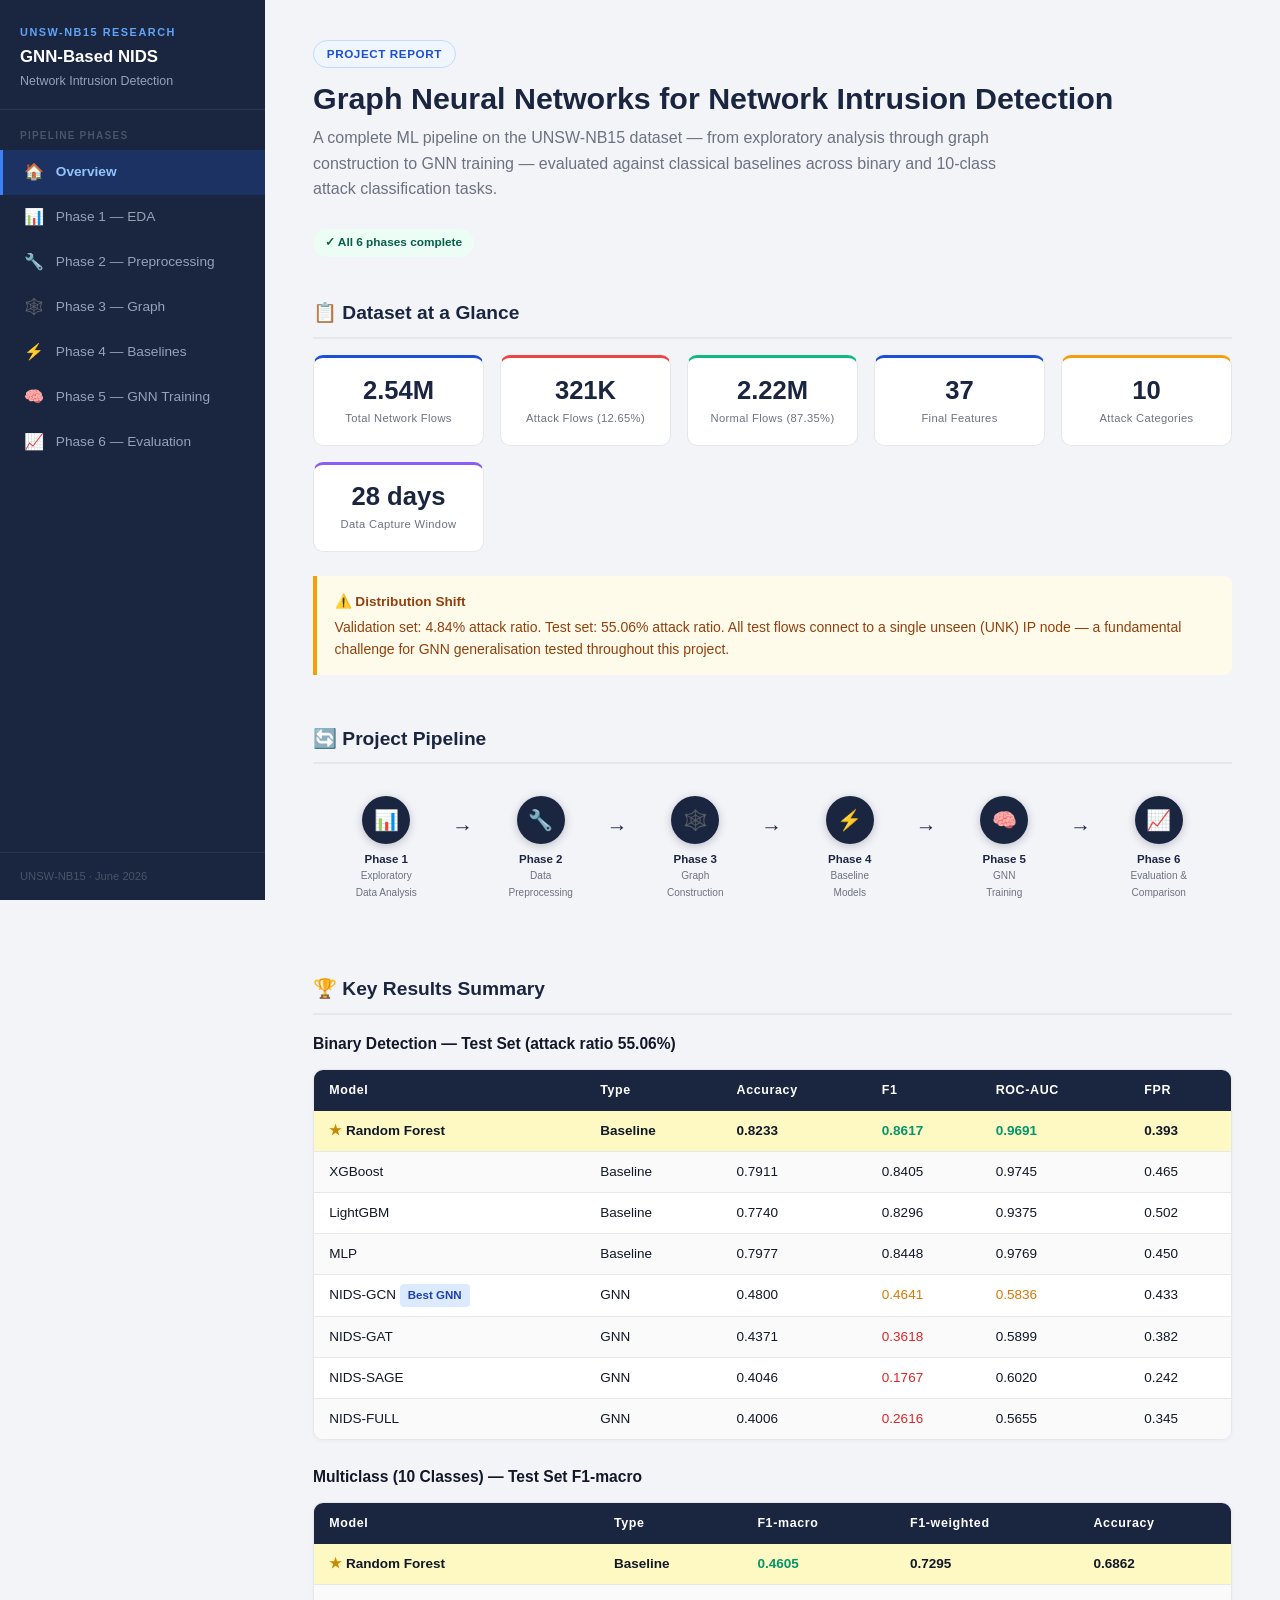
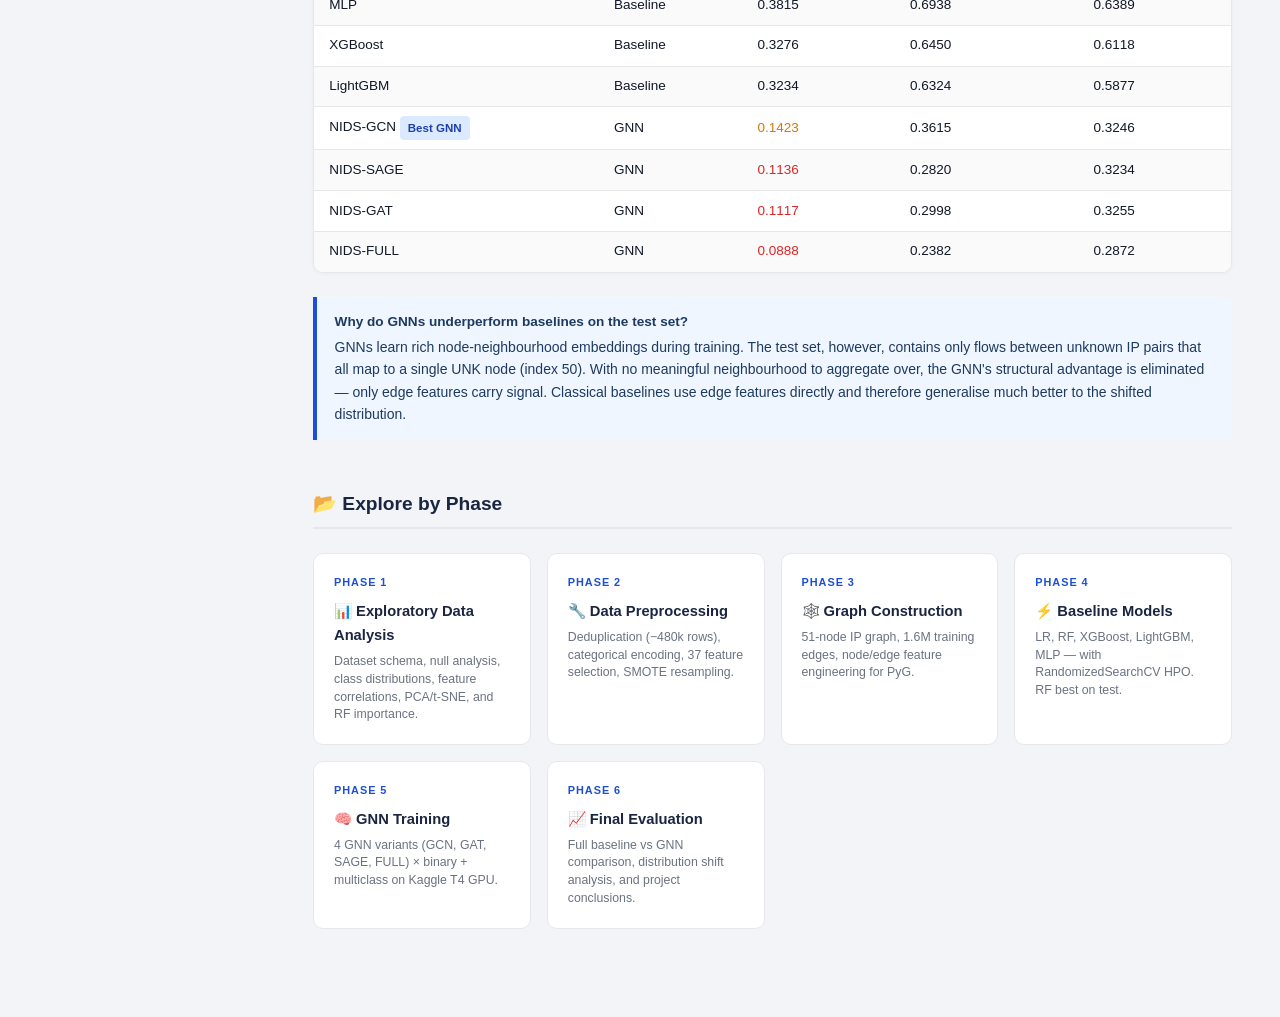
<file: index.html>
<!DOCTYPE html>
<html lang="en">
<head>
  <meta charset="UTF-8">
  <meta http-equiv="refresh" content="0; url=docs/index.html">
  <title>Redirecting…</title>
</head>
<body>
  <p>Redirecting to <a href="docs/index.html">docs/index.html</a>…</p>
</body>
</html>
</file>
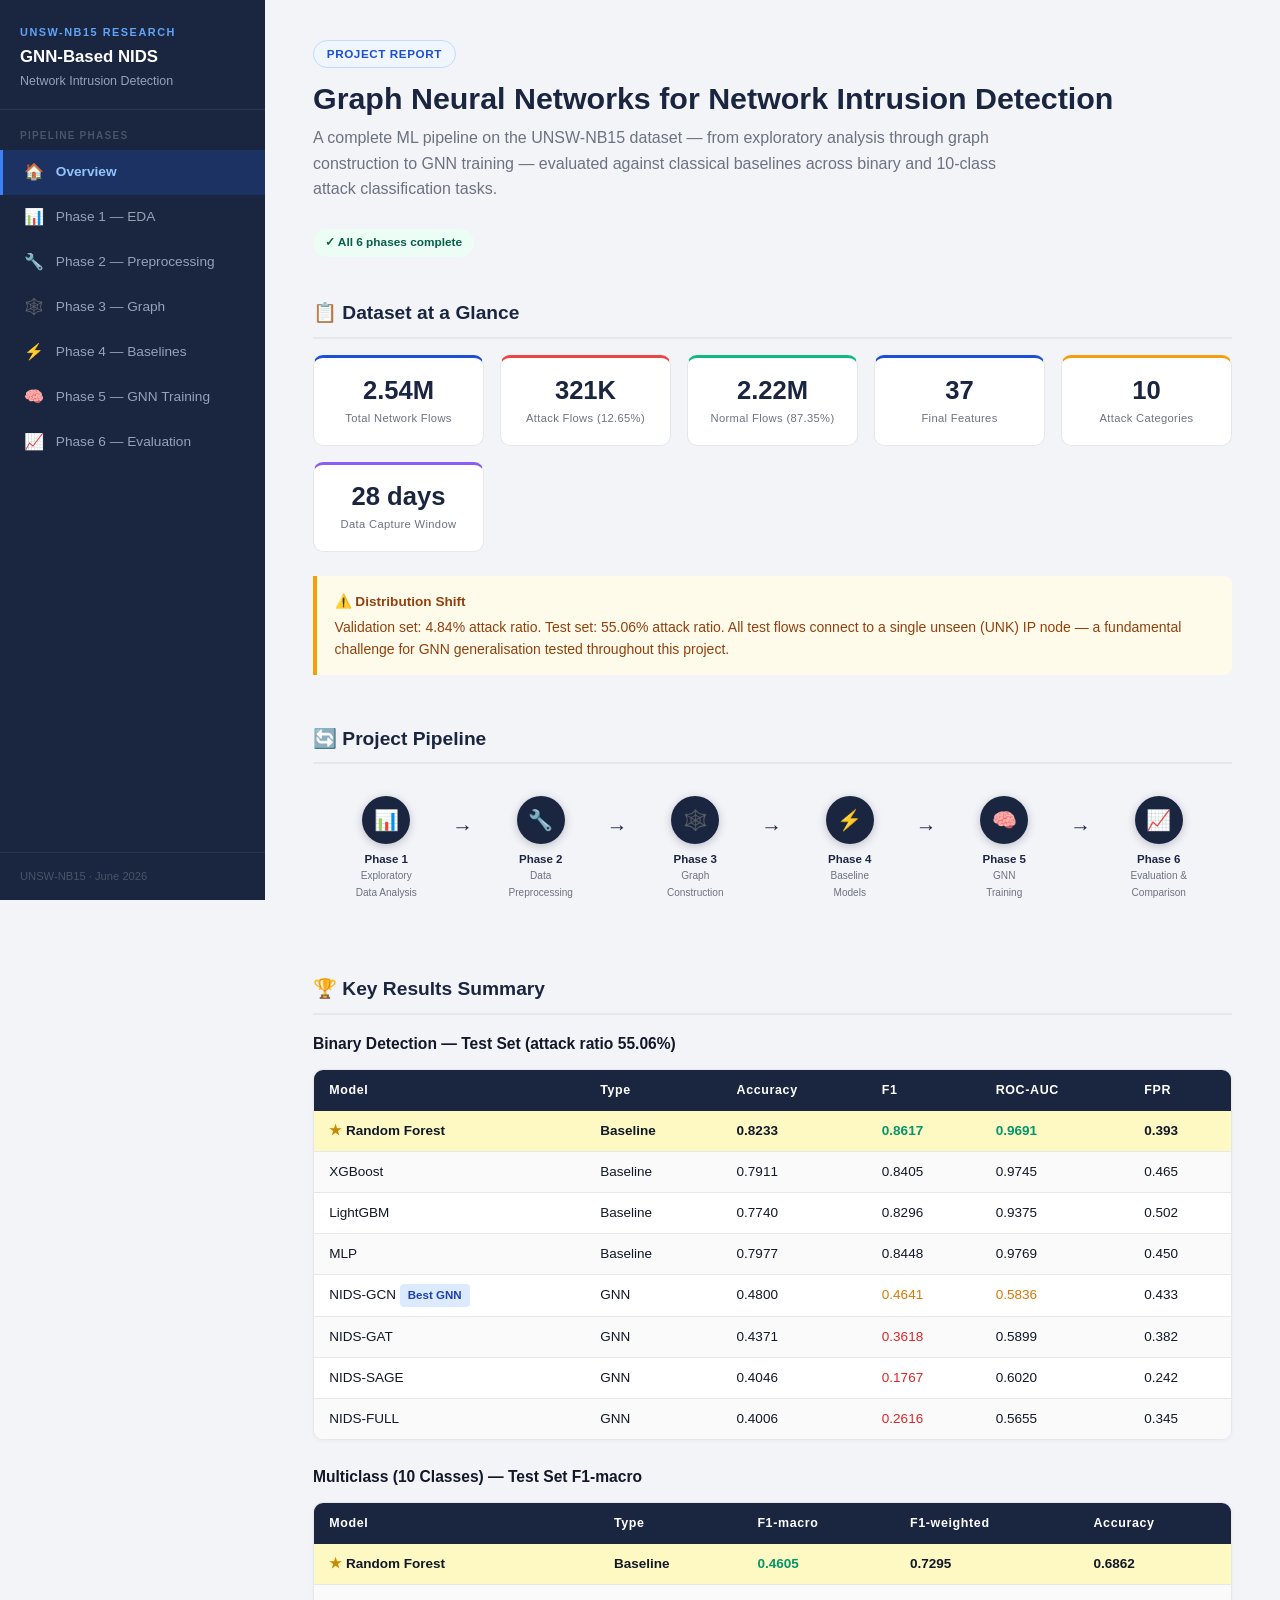
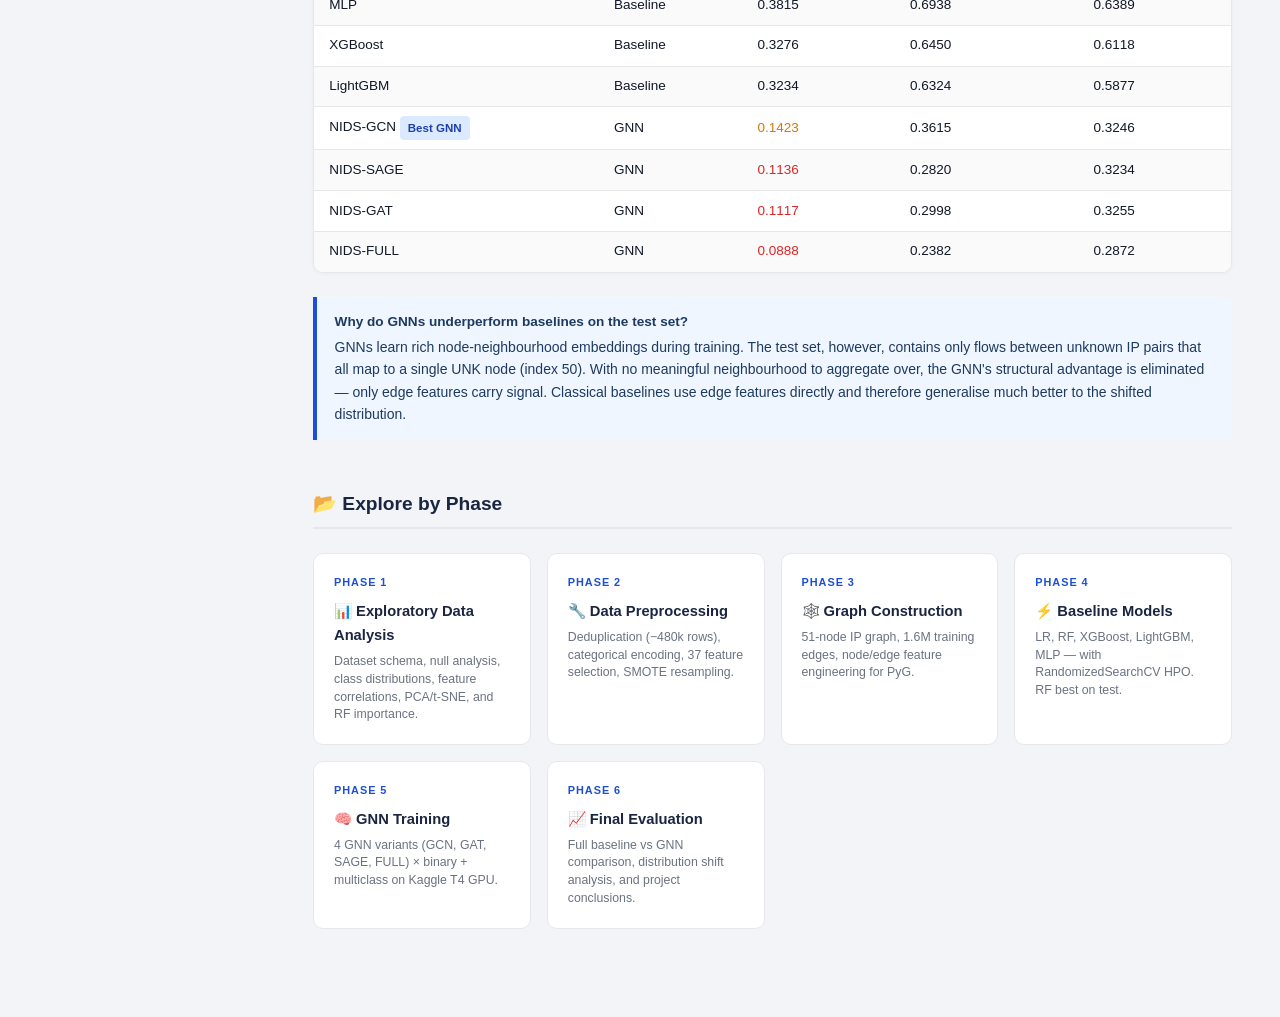
<file: docs/index.html>
<!DOCTYPE html>
<html lang="en">
<head>
  <meta charset="UTF-8">
  <meta name="viewport" content="width=device-width, initial-scale=1.0">
  <title>Overview — UNSW-NB15 GNN NIDS</title>
  <link rel="stylesheet" href="css/style.css">
</head>
<body>

<!-- ======================== SIDEBAR ======================== -->
<aside class="sidebar">
  <div class="sidebar-header">
    <div class="sidebar-logo">UNSW-NB15 Research</div>
    <div class="sidebar-title">GNN-Based NIDS</div>
    <div class="sidebar-subtitle">Network Intrusion Detection</div>
  </div>
  <div class="nav-section-label">Pipeline Phases</div>
  <ul class="nav-list">
    <li><a href="index.html"  class="nav-link"><span class="nav-icon">🏠</span>Overview</a></li>
    <li><a href="phase1.html" class="nav-link"><span class="nav-icon">📊</span>Phase 1 — EDA</a></li>
    <li><a href="phase2.html" class="nav-link"><span class="nav-icon">🔧</span>Phase 2 — Preprocessing</a></li>
    <li><a href="phase3.html" class="nav-link"><span class="nav-icon">🕸️</span>Phase 3 — Graph</a></li>
    <li><a href="phase4.html" class="nav-link"><span class="nav-icon">⚡</span>Phase 4 — Baselines</a></li>
    <li><a href="phase5.html" class="nav-link"><span class="nav-icon">🧠</span>Phase 5 — GNN Training</a></li>
    <li><a href="phase6.html" class="nav-link"><span class="nav-icon">📈</span>Phase 6 — Evaluation</a></li>
  </ul>
  <div class="sidebar-footer">UNSW-NB15 &middot; June 2026</div>
</aside>

<!-- ======================== CONTENT ======================== -->
<main class="content">

  <!-- Page Header -->
  <div class="page-header">
    <div class="page-badge">Project Report</div>
    <h1>Graph Neural Networks for Network Intrusion Detection</h1>
    <p class="subtitle">
      A complete ML pipeline on the UNSW-NB15 dataset — from exploratory analysis through graph construction
      to GNN training — evaluated against classical baselines across binary and 10-class attack classification tasks.
    </p>
    <span class="status-badge status-complete">✓ All 6 phases complete</span>
  </div>

  <!-- Dataset At-a-Glance -->
  <div class="section">
    <h2>📋 Dataset at a Glance</h2>
    <div class="stat-grid">
      <div class="stat-box accent">
        <div class="stat-value">2.54M</div>
        <div class="stat-label">Total Network Flows</div>
      </div>
      <div class="stat-box danger">
        <div class="stat-value">321K</div>
        <div class="stat-label">Attack Flows (12.65%)</div>
      </div>
      <div class="stat-box success">
        <div class="stat-value">2.22M</div>
        <div class="stat-label">Normal Flows (87.35%)</div>
      </div>
      <div class="stat-box accent">
        <div class="stat-value">37</div>
        <div class="stat-label">Final Features</div>
      </div>
      <div class="stat-box warning">
        <div class="stat-value">10</div>
        <div class="stat-label">Attack Categories</div>
      </div>
      <div class="stat-box purple">
        <div class="stat-value">28 days</div>
        <div class="stat-label">Data Capture Window</div>
      </div>
    </div>
    <div class="callout callout-warning">
      <strong>⚠️ Distribution Shift</strong>
      Validation set: 4.84% attack ratio. Test set: 55.06% attack ratio. All test flows connect to
      a single unseen (UNK) IP node — a fundamental challenge for GNN generalisation tested throughout this project.
    </div>
  </div>

  <!-- Pipeline Overview -->
  <div class="section">
    <h2>🔄 Project Pipeline</h2>
    <div class="pipeline-wrap">
      <div class="pipeline">
        <div class="pipeline-step">
          <div class="pipeline-icon">📊</div>
          <div class="pipeline-step-label">Phase 1</div>
          <div class="pipeline-step-sub">Exploratory<br>Data Analysis</div>
        </div>
        <div class="pipeline-step">
          <div class="pipeline-icon">🔧</div>
          <div class="pipeline-step-label">Phase 2</div>
          <div class="pipeline-step-sub">Data<br>Preprocessing</div>
        </div>
        <div class="pipeline-step">
          <div class="pipeline-icon">🕸️</div>
          <div class="pipeline-step-label">Phase 3</div>
          <div class="pipeline-step-sub">Graph<br>Construction</div>
        </div>
        <div class="pipeline-step">
          <div class="pipeline-icon">⚡</div>
          <div class="pipeline-step-label">Phase 4</div>
          <div class="pipeline-step-sub">Baseline<br>Models</div>
        </div>
        <div class="pipeline-step">
          <div class="pipeline-icon">🧠</div>
          <div class="pipeline-step-label">Phase 5</div>
          <div class="pipeline-step-sub">GNN<br>Training</div>
        </div>
        <div class="pipeline-step">
          <div class="pipeline-icon">📈</div>
          <div class="pipeline-step-label">Phase 6</div>
          <div class="pipeline-step-sub">Evaluation &amp;<br>Comparison</div>
        </div>
      </div>
    </div>
  </div>

  <!-- Key Results Summary -->
  <div class="section">
    <h2>🏆 Key Results Summary</h2>
    <h3>Binary Detection — Test Set (attack ratio 55.06%)</h3>
    <div class="table-wrap">
      <table>
        <thead>
          <tr>
            <th>Model</th><th>Type</th><th>Accuracy</th><th>F1</th><th>ROC-AUC</th><th>FPR</th>
          </tr>
        </thead>
        <tbody>
          <tr class="best-row">
            <td>Random Forest</td><td>Baseline</td><td>0.8233</td><td class="metric-good">0.8617</td><td class="metric-good">0.9691</td><td>0.393</td>
          </tr>
          <tr>
            <td>XGBoost</td><td>Baseline</td><td>0.7911</td><td>0.8405</td><td>0.9745</td><td>0.465</td>
          </tr>
          <tr>
            <td>LightGBM</td><td>Baseline</td><td>0.7740</td><td>0.8296</td><td>0.9375</td><td>0.502</td>
          </tr>
          <tr>
            <td>MLP</td><td>Baseline</td><td>0.7977</td><td>0.8448</td><td>0.9769</td><td>0.450</td>
          </tr>
          <tr>
            <td>NIDS-GCN <span class="arch-tag tag-gcn">Best GNN</span></td><td>GNN</td><td>0.4800</td><td class="metric-ok">0.4641</td><td class="metric-ok">0.5836</td><td>0.433</td>
          </tr>
          <tr>
            <td>NIDS-GAT</td><td>GNN</td><td>0.4371</td><td class="metric-bad">0.3618</td><td>0.5899</td><td>0.382</td>
          </tr>
          <tr>
            <td>NIDS-SAGE</td><td>GNN</td><td>0.4046</td><td class="metric-bad">0.1767</td><td>0.6020</td><td>0.242</td>
          </tr>
          <tr>
            <td>NIDS-FULL</td><td>GNN</td><td>0.4006</td><td class="metric-bad">0.2616</td><td>0.5655</td><td>0.345</td>
          </tr>
        </tbody>
      </table>
    </div>

    <h3>Multiclass (10 Classes) — Test Set F1-macro</h3>
    <div class="table-wrap">
      <table>
        <thead>
          <tr><th>Model</th><th>Type</th><th>F1-macro</th><th>F1-weighted</th><th>Accuracy</th></tr>
        </thead>
        <tbody>
          <tr class="best-row">
            <td>Random Forest</td><td>Baseline</td><td class="metric-good">0.4605</td><td>0.7295</td><td>0.6862</td>
          </tr>
          <tr>
            <td>MLP</td><td>Baseline</td><td>0.3815</td><td>0.6938</td><td>0.6389</td>
          </tr>
          <tr>
            <td>XGBoost</td><td>Baseline</td><td>0.3276</td><td>0.6450</td><td>0.6118</td>
          </tr>
          <tr>
            <td>LightGBM</td><td>Baseline</td><td>0.3234</td><td>0.6324</td><td>0.5877</td>
          </tr>
          <tr>
            <td>NIDS-GCN <span class="arch-tag tag-gcn">Best GNN</span></td><td>GNN</td><td class="metric-ok">0.1423</td><td>0.3615</td><td>0.3246</td>
          </tr>
          <tr>
            <td>NIDS-SAGE</td><td>GNN</td><td class="metric-bad">0.1136</td><td>0.2820</td><td>0.3234</td>
          </tr>
          <tr>
            <td>NIDS-GAT</td><td>GNN</td><td class="metric-bad">0.1117</td><td>0.2998</td><td>0.3255</td>
          </tr>
          <tr>
            <td>NIDS-FULL</td><td>GNN</td><td class="metric-bad">0.0888</td><td>0.2382</td><td>0.2872</td>
          </tr>
        </tbody>
      </table>
    </div>

    <div class="callout callout-info">
      <strong>Why do GNNs underperform baselines on the test set?</strong>
      GNNs learn rich node-neighbourhood embeddings during training. The test set, however, contains only flows
      between unknown IP pairs that all map to a single UNK node (index 50). With no meaningful neighbourhood
      to aggregate over, the GNN's structural advantage is eliminated — only edge features carry signal.
      Classical baselines use edge features directly and therefore generalise much better to the shifted distribution.
    </div>
  </div>

  <!-- Phase Navigation Cards -->
  <div class="section">
    <h2>📂 Explore by Phase</h2>
    <div class="phase-grid">
      <a href="phase1.html" class="phase-card">
        <div class="phase-number">Phase 1</div>
        <h3>📊 Exploratory Data Analysis</h3>
        <p>Dataset schema, null analysis, class distributions, feature correlations, PCA/t-SNE, and RF importance.</p>
      </a>
      <a href="phase2.html" class="phase-card">
        <div class="phase-number">Phase 2</div>
        <h3>🔧 Data Preprocessing</h3>
        <p>Deduplication (−480k rows), categorical encoding, 37 feature selection, SMOTE resampling.</p>
      </a>
      <a href="phase3.html" class="phase-card">
        <div class="phase-number">Phase 3</div>
        <h3>🕸️ Graph Construction</h3>
        <p>51-node IP graph, 1.6M training edges, node/edge feature engineering for PyG.</p>
      </a>
      <a href="phase4.html" class="phase-card">
        <div class="phase-number">Phase 4</div>
        <h3>⚡ Baseline Models</h3>
        <p>LR, RF, XGBoost, LightGBM, MLP — with RandomizedSearchCV HPO. RF best on test.</p>
      </a>
      <a href="phase5.html" class="phase-card">
        <div class="phase-number">Phase 5</div>
        <h3>🧠 GNN Training</h3>
        <p>4 GNN variants (GCN, GAT, SAGE, FULL) × binary + multiclass on Kaggle T4 GPU.</p>
      </a>
      <a href="phase6.html" class="phase-card">
        <div class="phase-number">Phase 6</div>
        <h3>📈 Final Evaluation</h3>
        <p>Full baseline vs GNN comparison, distribution shift analysis, and project conclusions.</p>
      </a>
    </div>
  </div>

</main>

<script src="js/main.js"></script>
</body>
</html>
</file>
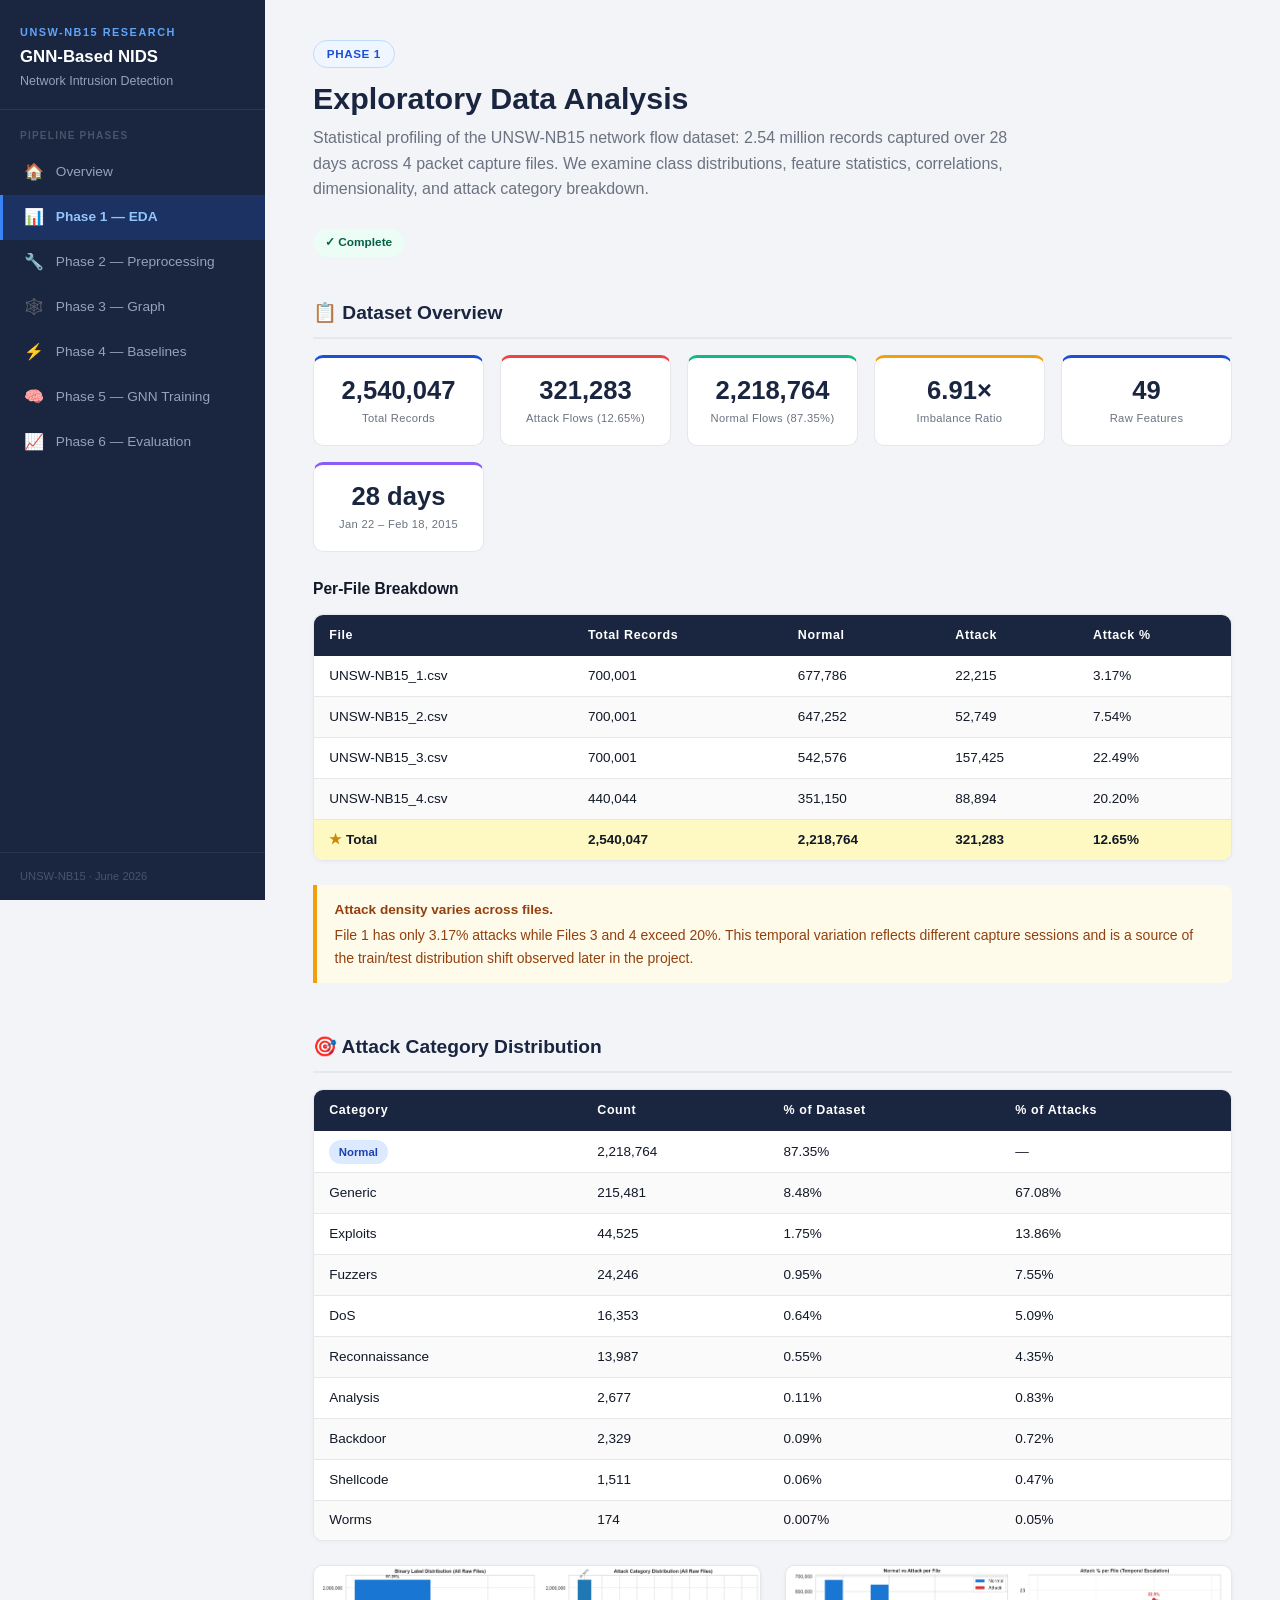
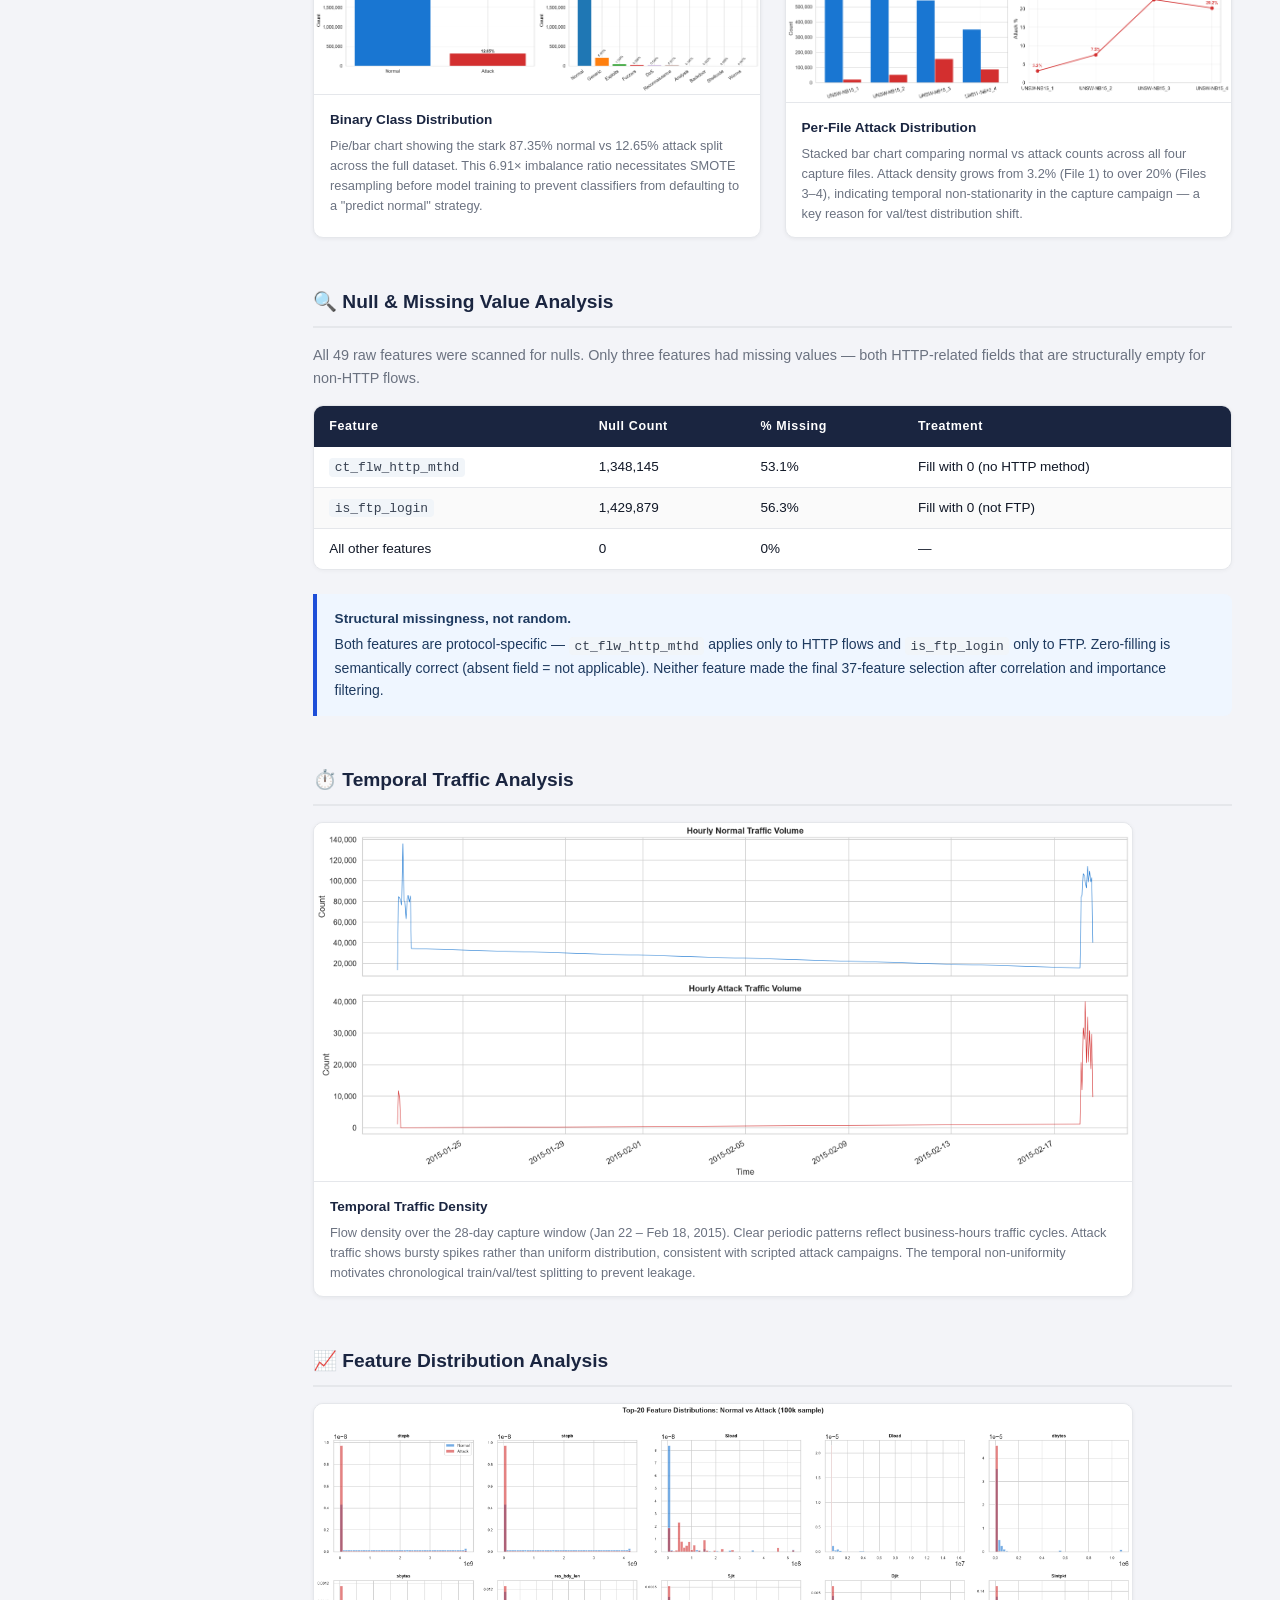
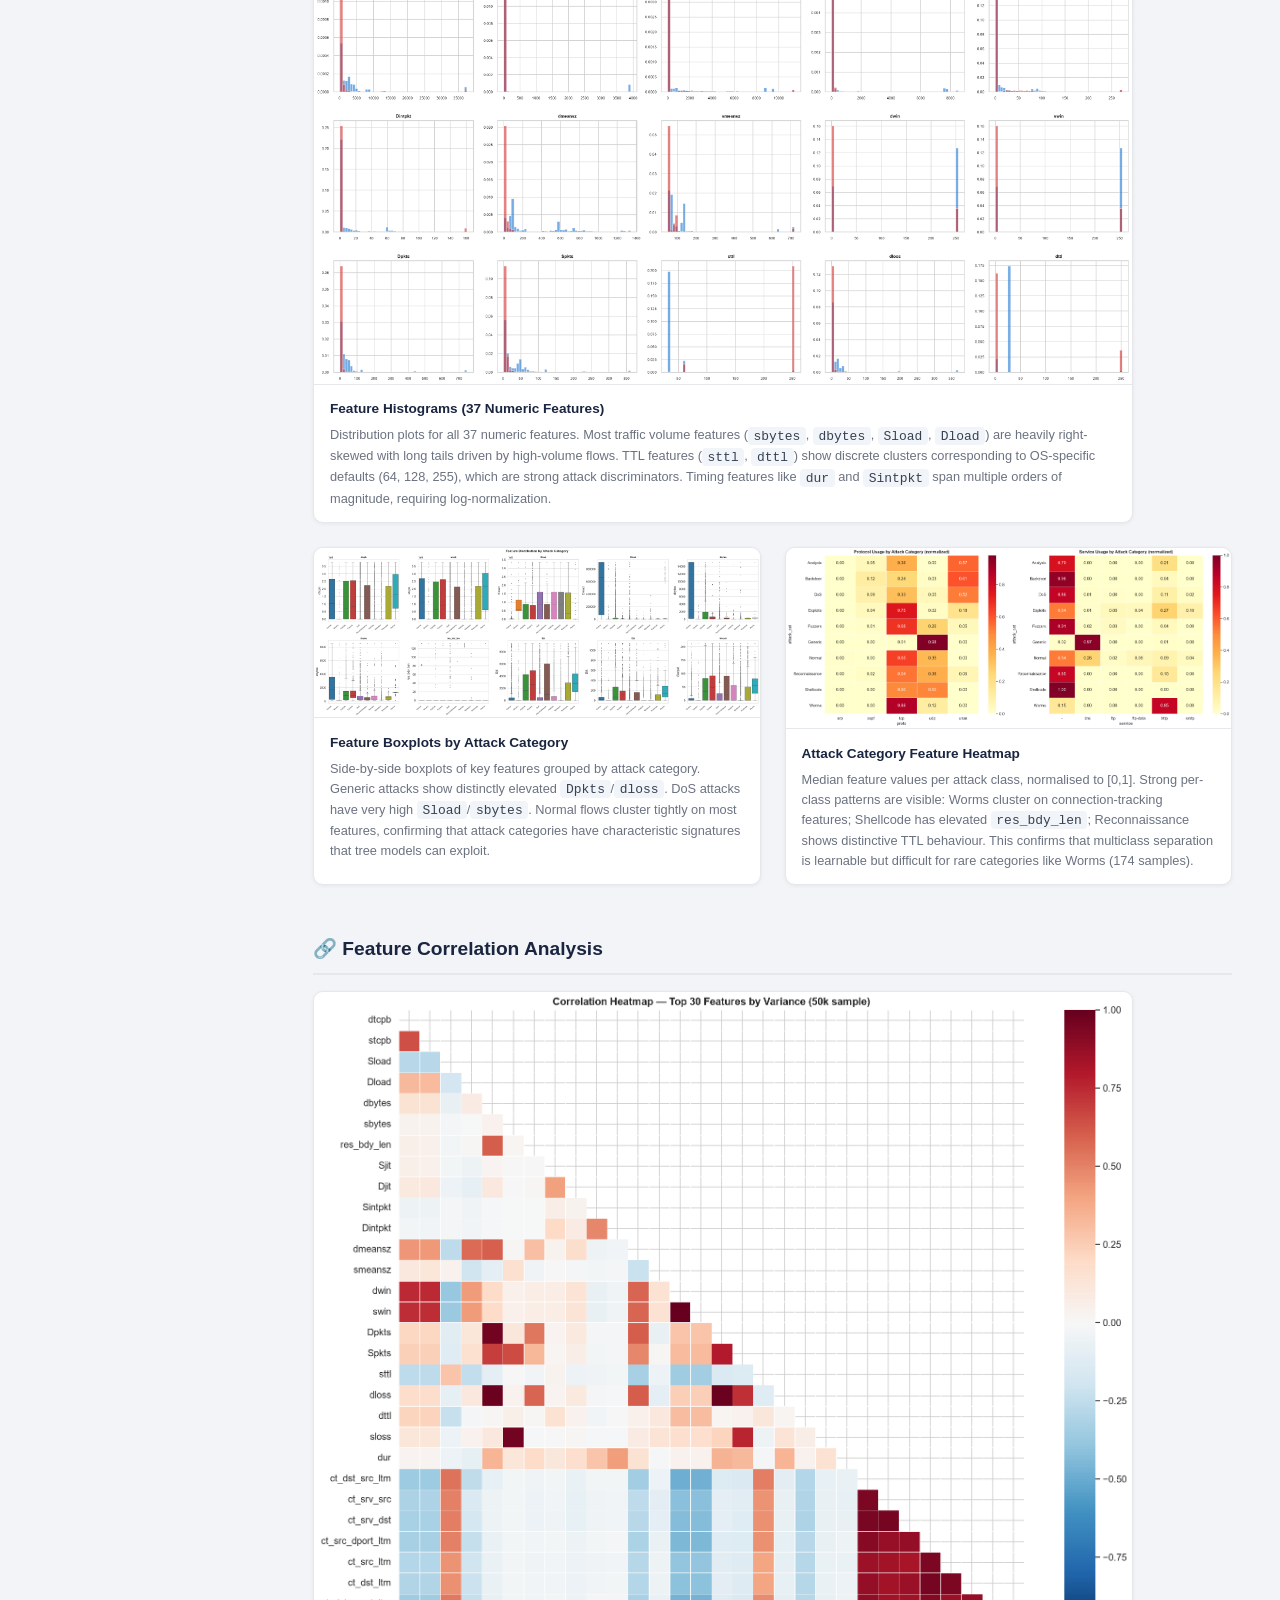
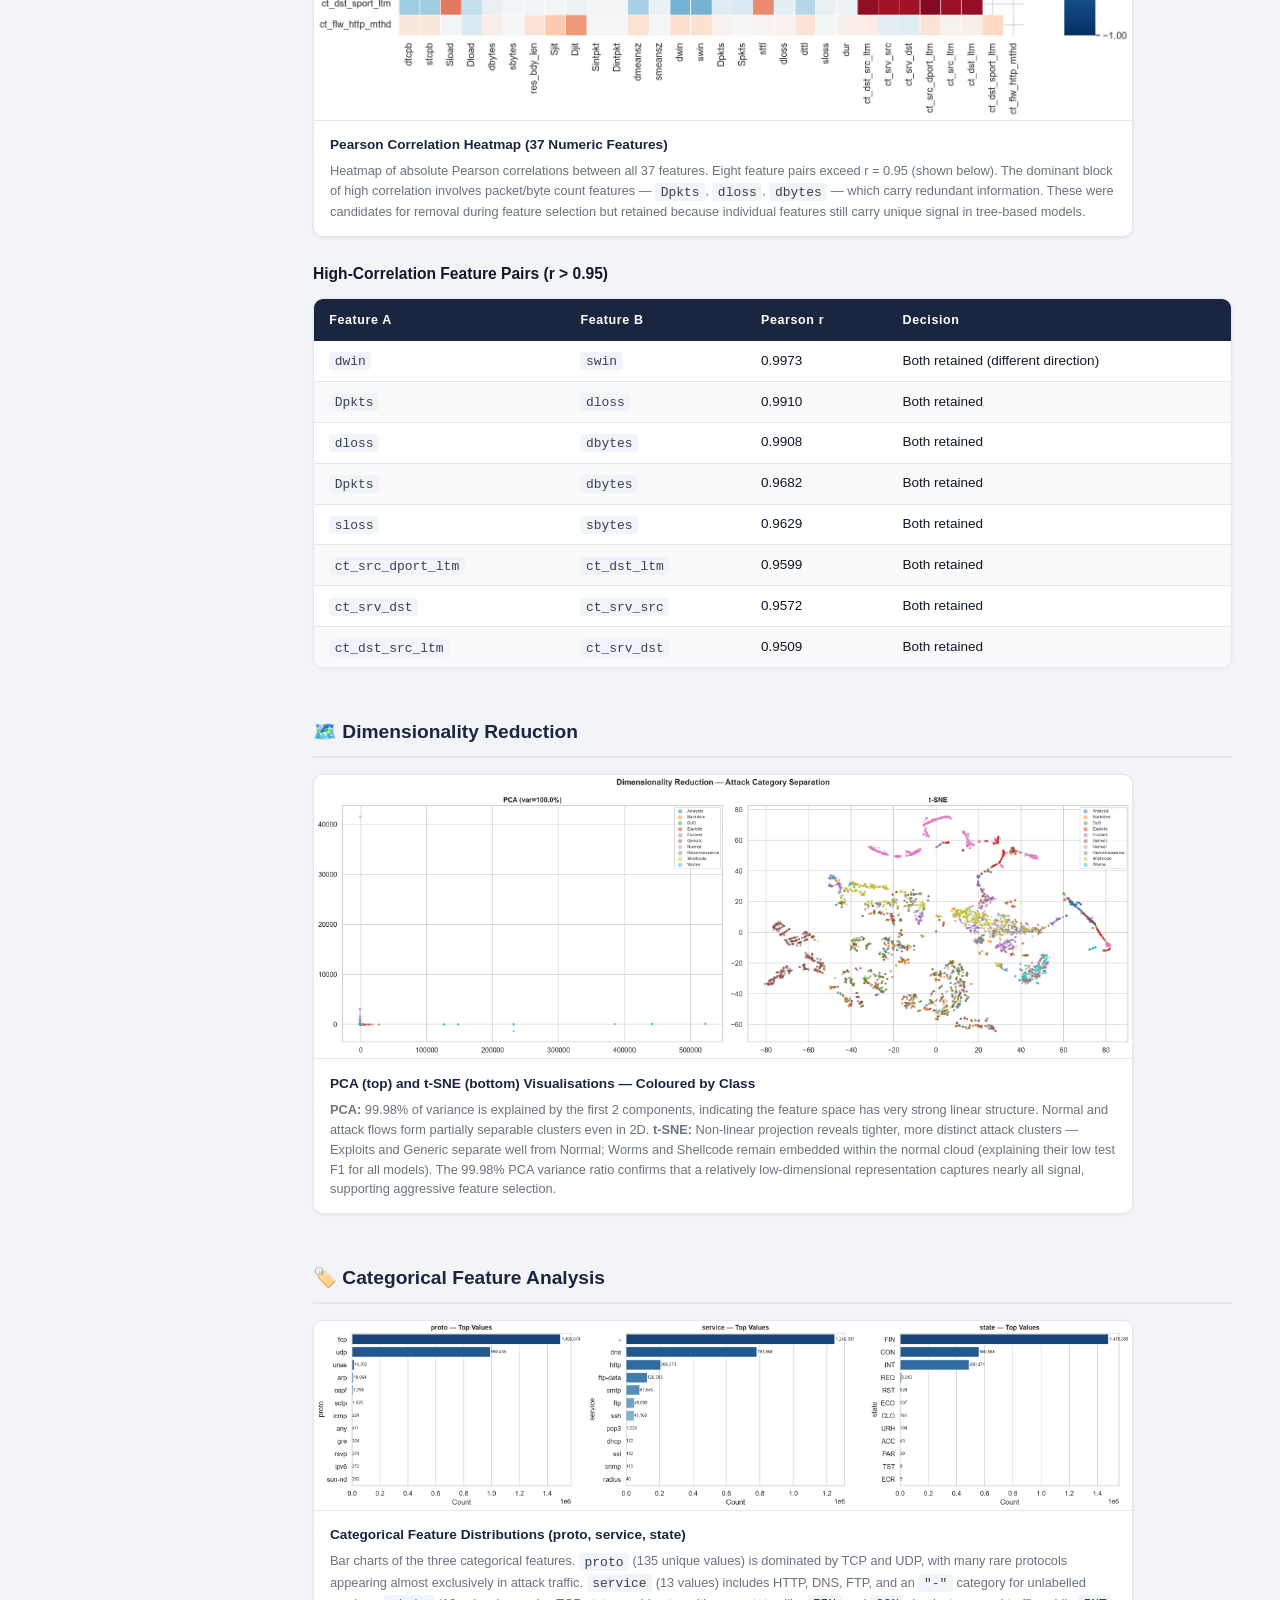
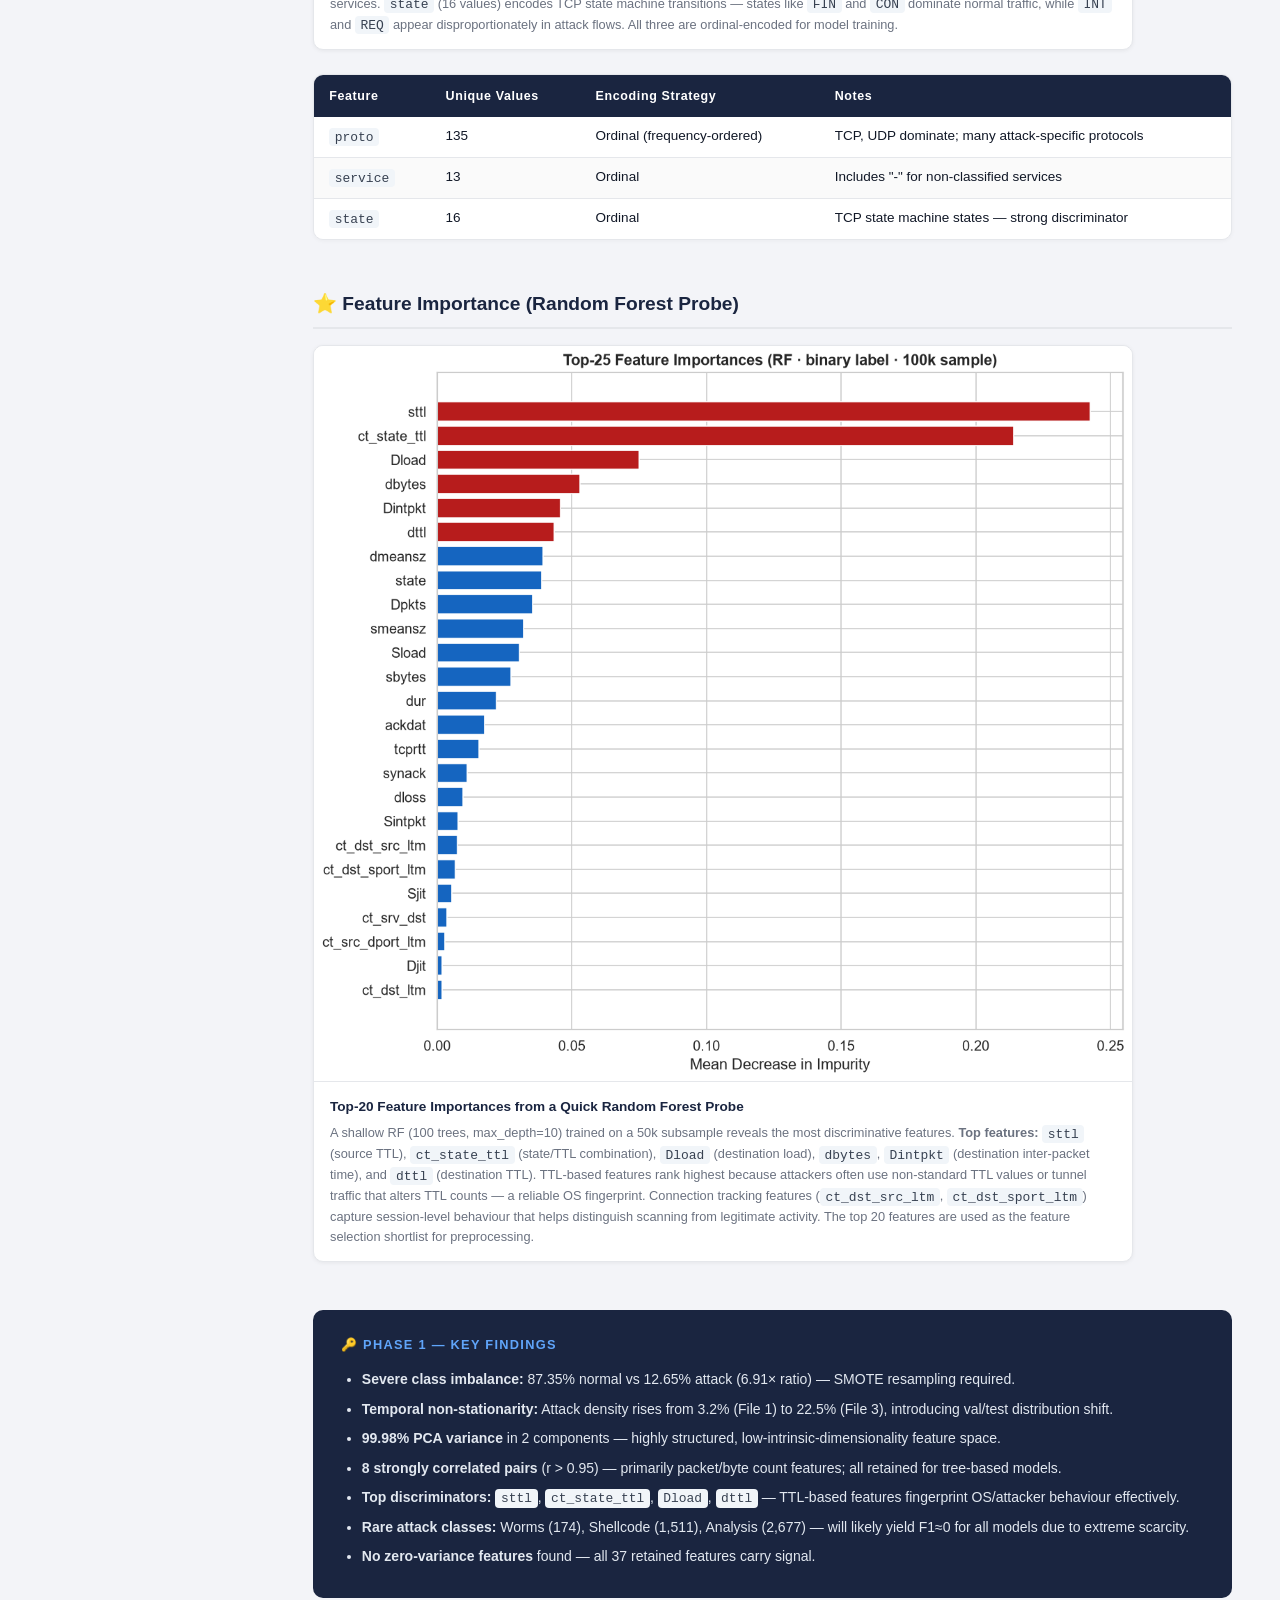
<file: docs/phase1.html>
<!DOCTYPE html>
<html lang="en">
<head>
  <meta charset="UTF-8">
  <meta name="viewport" content="width=device-width, initial-scale=1.0">
  <title>Phase 1 — EDA · UNSW-NB15 GNN NIDS</title>
  <link rel="stylesheet" href="css/style.css">
</head>
<body>

<aside class="sidebar">
  <div class="sidebar-header">
    <div class="sidebar-logo">UNSW-NB15 Research</div>
    <div class="sidebar-title">GNN-Based NIDS</div>
    <div class="sidebar-subtitle">Network Intrusion Detection</div>
  </div>
  <div class="nav-section-label">Pipeline Phases</div>
  <ul class="nav-list">
    <li><a href="index.html"  class="nav-link"><span class="nav-icon">🏠</span>Overview</a></li>
    <li><a href="phase1.html" class="nav-link"><span class="nav-icon">📊</span>Phase 1 — EDA</a></li>
    <li><a href="phase2.html" class="nav-link"><span class="nav-icon">🔧</span>Phase 2 — Preprocessing</a></li>
    <li><a href="phase3.html" class="nav-link"><span class="nav-icon">🕸️</span>Phase 3 — Graph</a></li>
    <li><a href="phase4.html" class="nav-link"><span class="nav-icon">⚡</span>Phase 4 — Baselines</a></li>
    <li><a href="phase5.html" class="nav-link"><span class="nav-icon">🧠</span>Phase 5 — GNN Training</a></li>
    <li><a href="phase6.html" class="nav-link"><span class="nav-icon">📈</span>Phase 6 — Evaluation</a></li>
  </ul>
  <div class="sidebar-footer">UNSW-NB15 &middot; June 2026</div>
</aside>

<main class="content">

  <div class="page-header">
    <div class="page-badge">Phase 1</div>
    <h1>Exploratory Data Analysis</h1>
    <p class="subtitle">
      Statistical profiling of the UNSW-NB15 network flow dataset: 2.54 million records captured over
      28 days across 4 packet capture files. We examine class distributions, feature statistics,
      correlations, dimensionality, and attack category breakdown.
    </p>
    <span class="status-badge status-complete">✓ Complete</span>
  </div>

  <!-- Dataset Overview -->
  <div class="section">
    <h2>📋 Dataset Overview</h2>

    <div class="stat-grid">
      <div class="stat-box accent">
        <div class="stat-value">2,540,047</div>
        <div class="stat-label">Total Records</div>
      </div>
      <div class="stat-box danger">
        <div class="stat-value">321,283</div>
        <div class="stat-label">Attack Flows (12.65%)</div>
      </div>
      <div class="stat-box success">
        <div class="stat-value">2,218,764</div>
        <div class="stat-label">Normal Flows (87.35%)</div>
      </div>
      <div class="stat-box warning">
        <div class="stat-value">6.91×</div>
        <div class="stat-label">Imbalance Ratio</div>
      </div>
      <div class="stat-box accent">
        <div class="stat-value">49</div>
        <div class="stat-label">Raw Features</div>
      </div>
      <div class="stat-box purple">
        <div class="stat-value">28 days</div>
        <div class="stat-label">Jan 22 – Feb 18, 2015</div>
      </div>
    </div>

    <h3>Per-File Breakdown</h3>
    <div class="table-wrap">
      <table>
        <thead>
          <tr><th>File</th><th>Total Records</th><th>Normal</th><th>Attack</th><th>Attack %</th></tr>
        </thead>
        <tbody>
          <tr><td>UNSW-NB15_1.csv</td><td>700,001</td><td>677,786</td><td>22,215</td><td>3.17%</td></tr>
          <tr><td>UNSW-NB15_2.csv</td><td>700,001</td><td>647,252</td><td>52,749</td><td>7.54%</td></tr>
          <tr><td>UNSW-NB15_3.csv</td><td>700,001</td><td>542,576</td><td>157,425</td><td>22.49%</td></tr>
          <tr><td>UNSW-NB15_4.csv</td><td>440,044</td><td>351,150</td><td>88,894</td><td>20.20%</td></tr>
          <tr class="best-row"><td><strong>Total</strong></td><td><strong>2,540,047</strong></td><td><strong>2,218,764</strong></td><td><strong>321,283</strong></td><td><strong>12.65%</strong></td></tr>
        </tbody>
      </table>
    </div>

    <div class="callout callout-warning">
      <strong>Attack density varies across files.</strong>
      File 1 has only 3.17% attacks while Files 3 and 4 exceed 20%. This temporal variation reflects different
      capture sessions and is a source of the train/test distribution shift observed later in the project.
    </div>
  </div>

  <!-- Attack Category Distribution -->
  <div class="section">
    <h2>🎯 Attack Category Distribution</h2>

    <div class="table-wrap">
      <table>
        <thead>
          <tr><th>Category</th><th>Count</th><th>% of Dataset</th><th>% of Attacks</th></tr>
        </thead>
        <tbody>
          <tr><td><span class="label-pill pill-normal">Normal</span></td><td>2,218,764</td><td>87.35%</td><td>—</td></tr>
          <tr><td>Generic</td><td>215,481</td><td>8.48%</td><td>67.08%</td></tr>
          <tr><td>Exploits</td><td>44,525</td><td>1.75%</td><td>13.86%</td></tr>
          <tr><td>Fuzzers</td><td>24,246</td><td>0.95%</td><td>7.55%</td></tr>
          <tr><td>DoS</td><td>16,353</td><td>0.64%</td><td>5.09%</td></tr>
          <tr><td>Reconnaissance</td><td>13,987</td><td>0.55%</td><td>4.35%</td></tr>
          <tr><td>Analysis</td><td>2,677</td><td>0.11%</td><td>0.83%</td></tr>
          <tr><td>Backdoor</td><td>2,329</td><td>0.09%</td><td>0.72%</td></tr>
          <tr><td>Shellcode</td><td>1,511</td><td>0.06%</td><td>0.47%</td></tr>
          <tr><td>Worms</td><td>174</td><td>0.007%</td><td>0.05%</td></tr>
        </tbody>
      </table>
    </div>

    <div class="img-grid img-grid-2">
      <div class="img-card">
        <img src="../outputs/eda/class_dist.png" alt="Binary Class Distribution" loading="lazy">
        <div class="img-caption">
          <div class="caption-title">Binary Class Distribution</div>
          <div class="caption-text">
            Pie/bar chart showing the stark 87.35% normal vs 12.65% attack split across the full dataset.
            This 6.91× imbalance ratio necessitates SMOTE resampling before model training to prevent
            classifiers from defaulting to a "predict normal" strategy.
          </div>
        </div>
      </div>
      <div class="img-card">
        <img src="../outputs/eda/per_file_distribution.png" alt="Per-File Attack Distribution" loading="lazy">
        <div class="img-caption">
          <div class="caption-title">Per-File Attack Distribution</div>
          <div class="caption-text">
            Stacked bar chart comparing normal vs attack counts across all four capture files.
            Attack density grows from 3.2% (File 1) to over 20% (Files 3–4), indicating temporal
            non-stationarity in the capture campaign — a key reason for val/test distribution shift.
          </div>
        </div>
      </div>
    </div>
  </div>

  <!-- Missing Values -->
  <div class="section">
    <h2>🔍 Null &amp; Missing Value Analysis</h2>
    <p>
      All 49 raw features were scanned for nulls. Only three features had missing values — both HTTP-related
      fields that are structurally empty for non-HTTP flows.
    </p>
    <div class="table-wrap">
      <table>
        <thead>
          <tr><th>Feature</th><th>Null Count</th><th>% Missing</th><th>Treatment</th></tr>
        </thead>
        <tbody>
          <tr><td><code>ct_flw_http_mthd</code></td><td>1,348,145</td><td>53.1%</td><td>Fill with 0 (no HTTP method)</td></tr>
          <tr><td><code>is_ftp_login</code></td><td>1,429,879</td><td>56.3%</td><td>Fill with 0 (not FTP)</td></tr>
          <tr><td>All other features</td><td>0</td><td>0%</td><td>—</td></tr>
        </tbody>
      </table>
    </div>
    <div class="callout callout-info">
      <strong>Structural missingness, not random.</strong>
      Both features are protocol-specific — <code>ct_flw_http_mthd</code> applies only to HTTP flows and
      <code>is_ftp_login</code> only to FTP. Zero-filling is semantically correct (absent field = not applicable).
      Neither feature made the final 37-feature selection after correlation and importance filtering.
    </div>
  </div>

  <!-- Temporal Analysis -->
  <div class="section">
    <h2>⏱️ Temporal Traffic Analysis</h2>
    <div class="img-grid img-grid-1">
      <div class="img-card">
        <img src="../outputs/eda/temporal_density.png" alt="Temporal Traffic Density" loading="lazy">
        <div class="img-caption">
          <div class="caption-title">Temporal Traffic Density</div>
          <div class="caption-text">
            Flow density over the 28-day capture window (Jan 22 – Feb 18, 2015). Clear periodic patterns
            reflect business-hours traffic cycles. Attack traffic shows bursty spikes rather than uniform
            distribution, consistent with scripted attack campaigns. The temporal non-uniformity motivates
            chronological train/val/test splitting to prevent leakage.
          </div>
        </div>
      </div>
    </div>
  </div>

  <!-- Feature Analysis -->
  <div class="section">
    <h2>📈 Feature Distribution Analysis</h2>

    <div class="img-grid img-grid-1">
      <div class="img-card">
        <img src="../outputs/eda/feature_histograms.png" alt="Feature Histograms" loading="lazy">
        <div class="img-caption">
          <div class="caption-title">Feature Histograms (37 Numeric Features)</div>
          <div class="caption-text">
            Distribution plots for all 37 numeric features. Most traffic volume features (<code>sbytes</code>,
            <code>dbytes</code>, <code>Sload</code>, <code>Dload</code>) are heavily right-skewed with
            long tails driven by high-volume flows. TTL features (<code>sttl</code>, <code>dttl</code>)
            show discrete clusters corresponding to OS-specific defaults (64, 128, 255), which are strong
            attack discriminators. Timing features like <code>dur</code> and <code>Sintpkt</code> span
            multiple orders of magnitude, requiring log-normalization.
          </div>
        </div>
      </div>
    </div>

    <div class="img-grid img-grid-2">
      <div class="img-card">
        <img src="../outputs/eda/boxplots_by_category.png" alt="Feature Boxplots by Attack Category" loading="lazy">
        <div class="img-caption">
          <div class="caption-title">Feature Boxplots by Attack Category</div>
          <div class="caption-text">
            Side-by-side boxplots of key features grouped by attack category. Generic attacks show
            distinctly elevated <code>Dpkts</code>/<code>dloss</code>. DoS attacks have very high
            <code>Sload</code>/<code>sbytes</code>. Normal flows cluster tightly on most features,
            confirming that attack categories have characteristic signatures that tree models can exploit.
          </div>
        </div>
      </div>
      <div class="img-card">
        <img src="../outputs/eda/attack_cat_heatmaps.png" alt="Attack Category Feature Heatmap" loading="lazy">
        <div class="img-caption">
          <div class="caption-title">Attack Category Feature Heatmap</div>
          <div class="caption-text">
            Median feature values per attack class, normalised to [0,1]. Strong per-class patterns
            are visible: Worms cluster on connection-tracking features; Shellcode has elevated
            <code>res_bdy_len</code>; Reconnaissance shows distinctive TTL behaviour. This confirms
            that multiclass separation is learnable but difficult for rare categories like Worms (174 samples).
          </div>
        </div>
      </div>
    </div>
  </div>

  <!-- Correlation Analysis -->
  <div class="section">
    <h2>🔗 Feature Correlation Analysis</h2>

    <div class="img-grid img-grid-1">
      <div class="img-card">
        <img src="../outputs/eda/correlation_heatmap.png" alt="Feature Correlation Heatmap" loading="lazy">
        <div class="img-caption">
          <div class="caption-title">Pearson Correlation Heatmap (37 Numeric Features)</div>
          <div class="caption-text">
            Heatmap of absolute Pearson correlations between all 37 features. Eight feature pairs
            exceed r = 0.95 (shown below). The dominant block of high correlation involves packet/byte
            count features — <code>Dpkts</code>, <code>dloss</code>, <code>dbytes</code> — which carry
            redundant information. These were candidates for removal during feature selection but retained
            because individual features still carry unique signal in tree-based models.
          </div>
        </div>
      </div>
    </div>

    <h3>High-Correlation Feature Pairs (r &gt; 0.95)</h3>
    <div class="table-wrap">
      <table>
        <thead>
          <tr><th>Feature A</th><th>Feature B</th><th>Pearson r</th><th>Decision</th></tr>
        </thead>
        <tbody>
          <tr><td><code>dwin</code></td><td><code>swin</code></td><td>0.9973</td><td>Both retained (different direction)</td></tr>
          <tr><td><code>Dpkts</code></td><td><code>dloss</code></td><td>0.9910</td><td>Both retained</td></tr>
          <tr><td><code>dloss</code></td><td><code>dbytes</code></td><td>0.9908</td><td>Both retained</td></tr>
          <tr><td><code>Dpkts</code></td><td><code>dbytes</code></td><td>0.9682</td><td>Both retained</td></tr>
          <tr><td><code>sloss</code></td><td><code>sbytes</code></td><td>0.9629</td><td>Both retained</td></tr>
          <tr><td><code>ct_src_dport_ltm</code></td><td><code>ct_dst_ltm</code></td><td>0.9599</td><td>Both retained</td></tr>
          <tr><td><code>ct_srv_dst</code></td><td><code>ct_srv_src</code></td><td>0.9572</td><td>Both retained</td></tr>
          <tr><td><code>ct_dst_src_ltm</code></td><td><code>ct_srv_dst</code></td><td>0.9509</td><td>Both retained</td></tr>
        </tbody>
      </table>
    </div>
  </div>

  <!-- Dimensionality Reduction -->
  <div class="section">
    <h2>🗺️ Dimensionality Reduction</h2>
    <div class="img-grid img-grid-1">
      <div class="img-card">
        <img src="../outputs/eda/pca_tsne.png" alt="PCA and t-SNE Visualisation" loading="lazy">
        <div class="img-caption">
          <div class="caption-title">PCA (top) and t-SNE (bottom) Visualisations — Coloured by Class</div>
          <div class="caption-text">
            <strong>PCA:</strong> 99.98% of variance is explained by the first 2 components, indicating
            the feature space has very strong linear structure. Normal and attack flows form partially
            separable clusters even in 2D. <strong>t-SNE:</strong> Non-linear projection reveals tighter,
            more distinct attack clusters — Exploits and Generic separate well from Normal; Worms and
            Shellcode remain embedded within the normal cloud (explaining their low test F1 for all models).
            The 99.98% PCA variance ratio confirms that a relatively low-dimensional representation
            captures nearly all signal, supporting aggressive feature selection.
          </div>
        </div>
      </div>
    </div>
  </div>

  <!-- Categorical Features -->
  <div class="section">
    <h2>🏷️ Categorical Feature Analysis</h2>
    <div class="img-grid img-grid-1">
      <div class="img-card">
        <img src="../outputs/eda/categorical_features.png" alt="Categorical Feature Distributions" loading="lazy">
        <div class="img-caption">
          <div class="caption-title">Categorical Feature Distributions (proto, service, state)</div>
          <div class="caption-text">
            Bar charts of the three categorical features. <code>proto</code> (135 unique values) is dominated
            by TCP and UDP, with many rare protocols appearing almost exclusively in attack traffic.
            <code>service</code> (13 values) includes HTTP, DNS, FTP, and an <code>"-"</code> category
            for unlabelled services. <code>state</code> (16 values) encodes TCP state machine transitions —
            states like <code>FIN</code> and <code>CON</code> dominate normal traffic, while <code>INT</code>
            and <code>REQ</code> appear disproportionately in attack flows. All three are ordinal-encoded
            for model training.
          </div>
        </div>
      </div>
    </div>

    <div class="table-wrap">
      <table>
        <thead>
          <tr><th>Feature</th><th>Unique Values</th><th>Encoding Strategy</th><th>Notes</th></tr>
        </thead>
        <tbody>
          <tr><td><code>proto</code></td><td>135</td><td>Ordinal (frequency-ordered)</td><td>TCP, UDP dominate; many attack-specific protocols</td></tr>
          <tr><td><code>service</code></td><td>13</td><td>Ordinal</td><td>Includes "-" for non-classified services</td></tr>
          <tr><td><code>state</code></td><td>16</td><td>Ordinal</td><td>TCP state machine states — strong discriminator</td></tr>
        </tbody>
      </table>
    </div>
  </div>

  <!-- Feature Importance -->
  <div class="section">
    <h2>⭐ Feature Importance (Random Forest Probe)</h2>
    <div class="img-grid img-grid-1">
      <div class="img-card">
        <img src="../outputs/eda/rf_feature_importance.png" alt="RF Feature Importance" loading="lazy">
        <div class="img-caption">
          <div class="caption-title">Top-20 Feature Importances from a Quick Random Forest Probe</div>
          <div class="caption-text">
            A shallow RF (100 trees, max_depth=10) trained on a 50k subsample reveals the most
            discriminative features. <strong>Top features:</strong> <code>sttl</code> (source TTL),
            <code>ct_state_ttl</code> (state/TTL combination), <code>Dload</code> (destination load),
            <code>dbytes</code>, <code>Dintpkt</code> (destination inter-packet time), and <code>dttl</code>
            (destination TTL). TTL-based features rank highest because attackers often use non-standard TTL
            values or tunnel traffic that alters TTL counts — a reliable OS fingerprint.
            Connection tracking features (<code>ct_dst_src_ltm</code>, <code>ct_dst_sport_ltm</code>)
            capture session-level behaviour that helps distinguish scanning from legitimate activity.
            The top 20 features are used as the feature selection shortlist for preprocessing.
          </div>
        </div>
      </div>
    </div>
  </div>

  <!-- Key Findings -->
  <div class="findings-box">
    <h3>🔑 Phase 1 — Key Findings</h3>
    <ul>
      <li><strong>Severe class imbalance:</strong> 87.35% normal vs 12.65% attack (6.91× ratio) — SMOTE resampling required.</li>
      <li><strong>Temporal non-stationarity:</strong> Attack density rises from 3.2% (File 1) to 22.5% (File 3), introducing val/test distribution shift.</li>
      <li><strong>99.98% PCA variance</strong> in 2 components — highly structured, low-intrinsic-dimensionality feature space.</li>
      <li><strong>8 strongly correlated pairs</strong> (r &gt; 0.95) — primarily packet/byte count features; all retained for tree-based models.</li>
      <li><strong>Top discriminators:</strong> <code>sttl</code>, <code>ct_state_ttl</code>, <code>Dload</code>, <code>dttl</code> — TTL-based features fingerprint OS/attacker behaviour effectively.</li>
      <li><strong>Rare attack classes:</strong> Worms (174), Shellcode (1,511), Analysis (2,677) — will likely yield F1≈0 for all models due to extreme scarcity.</li>
      <li><strong>No zero-variance features</strong> found — all 37 retained features carry signal.</li>
    </ul>
  </div>

</main>

<script src="js/main.js"></script>
</body>
</html>
</file>
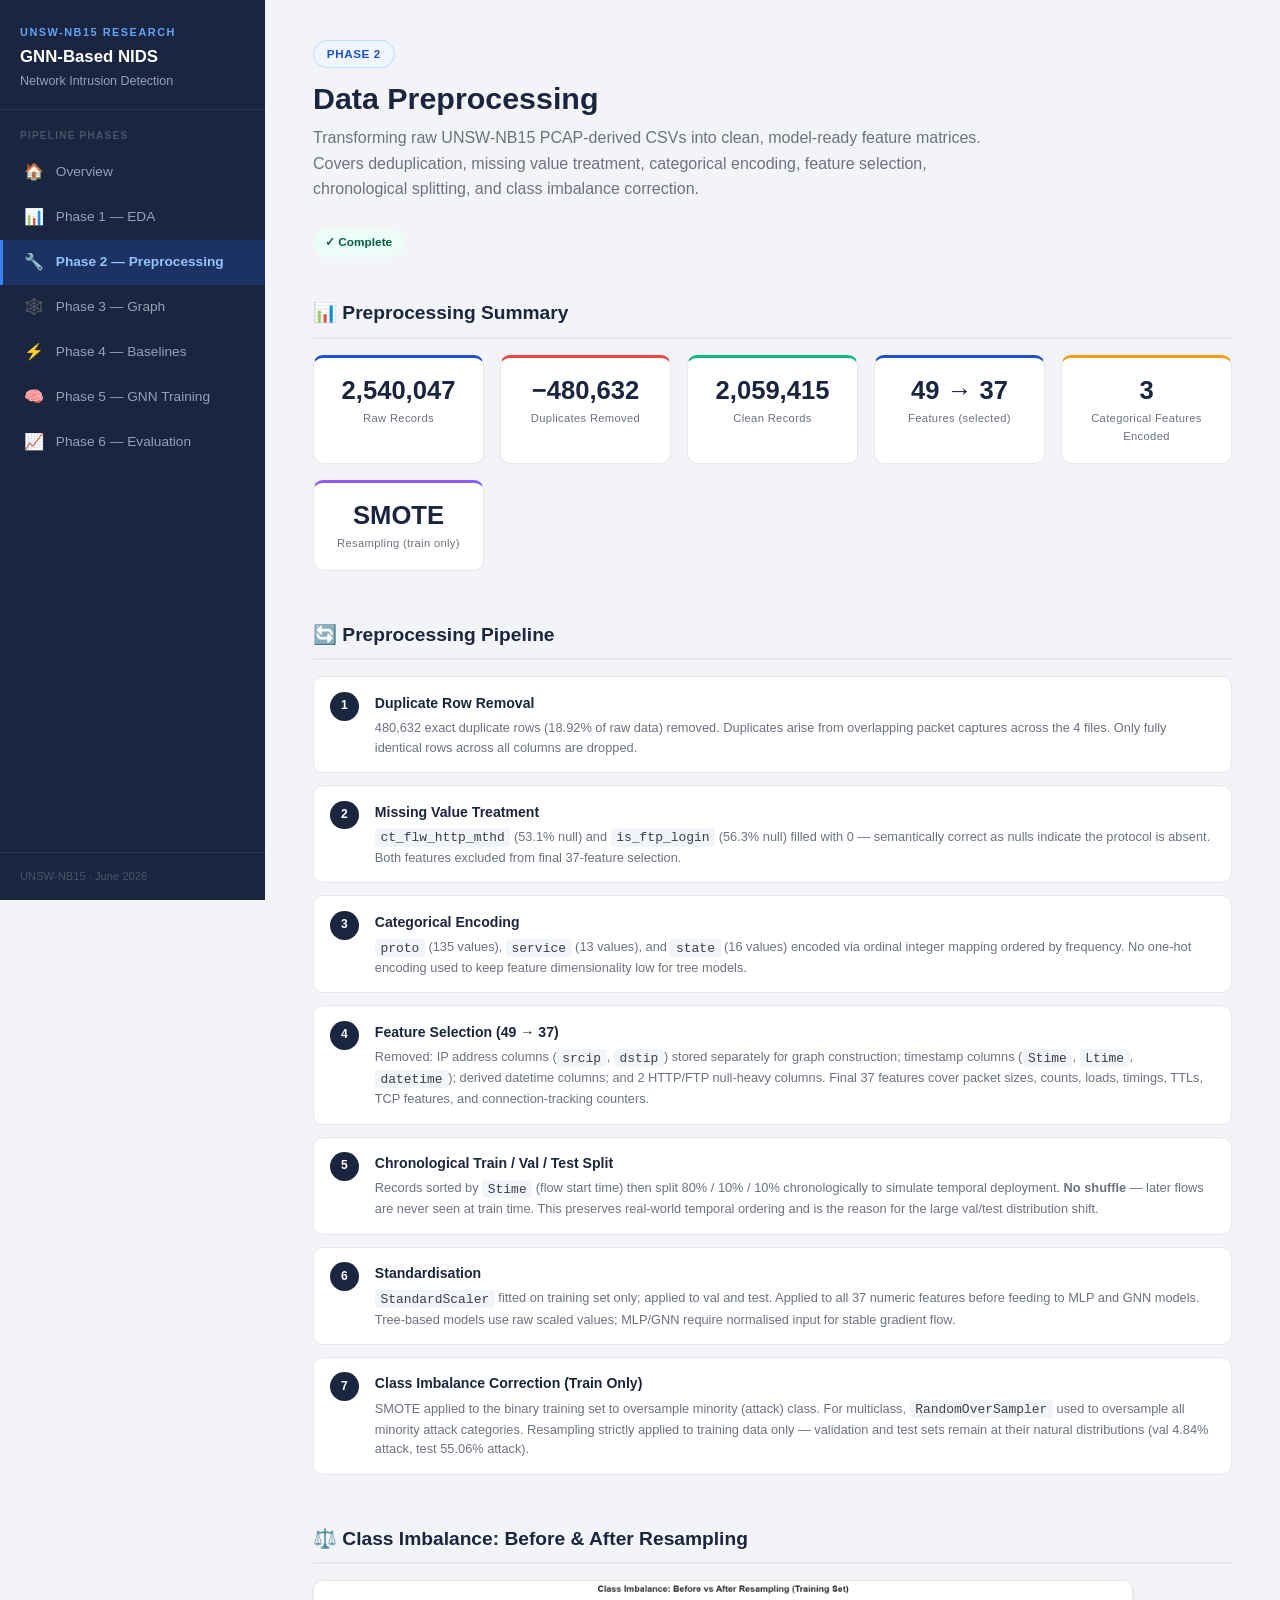
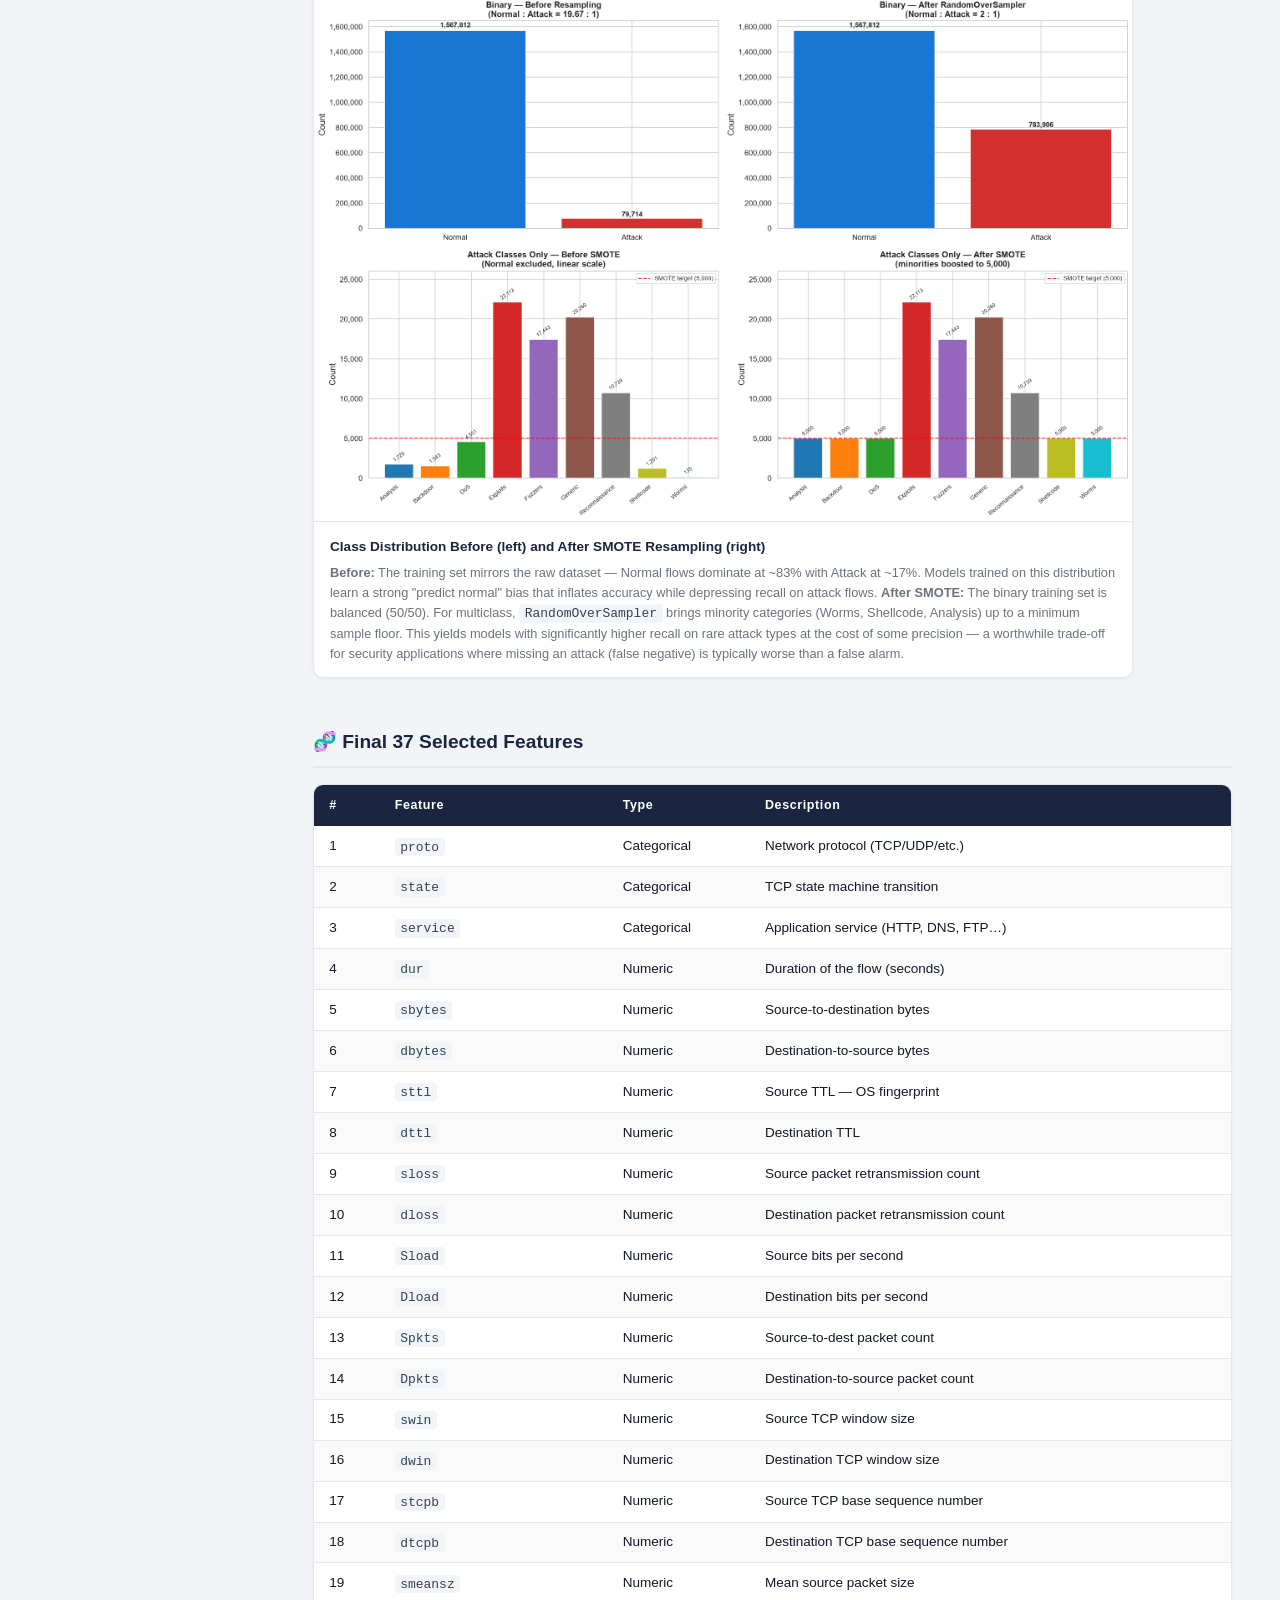
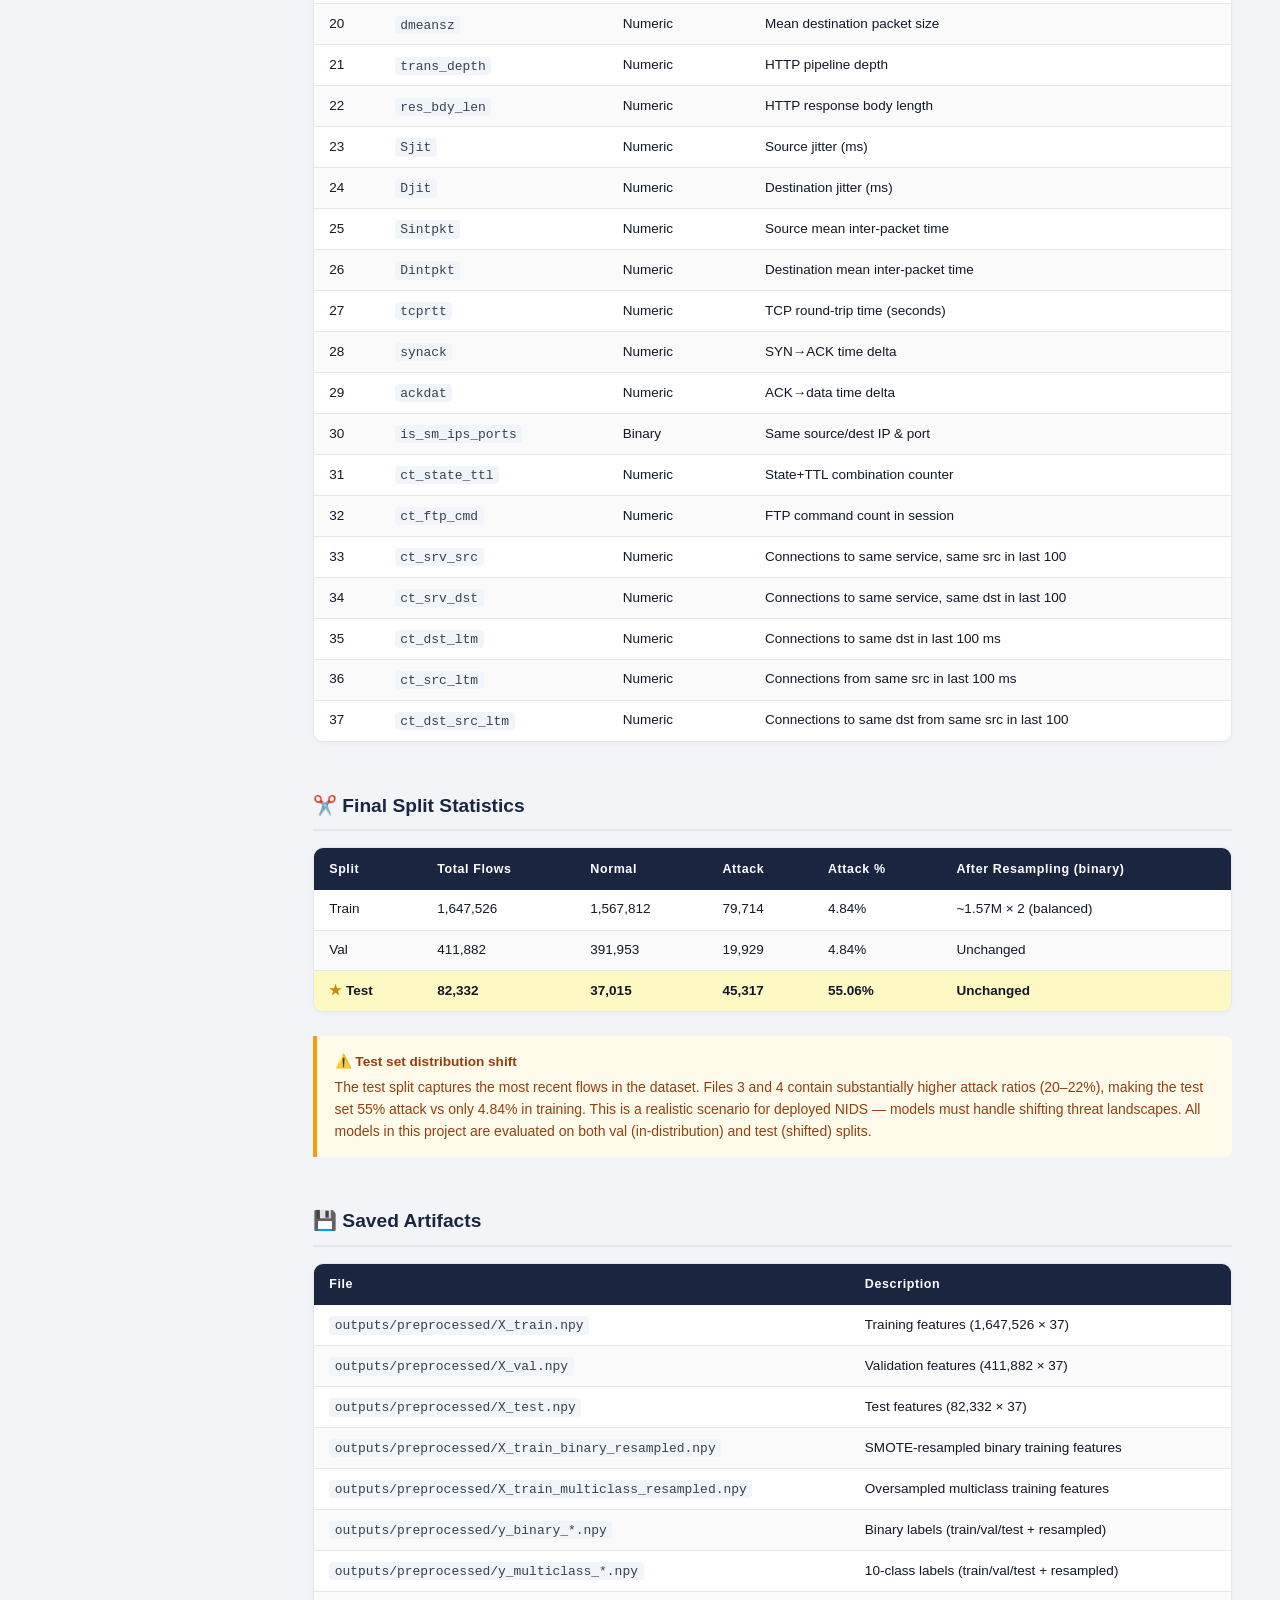
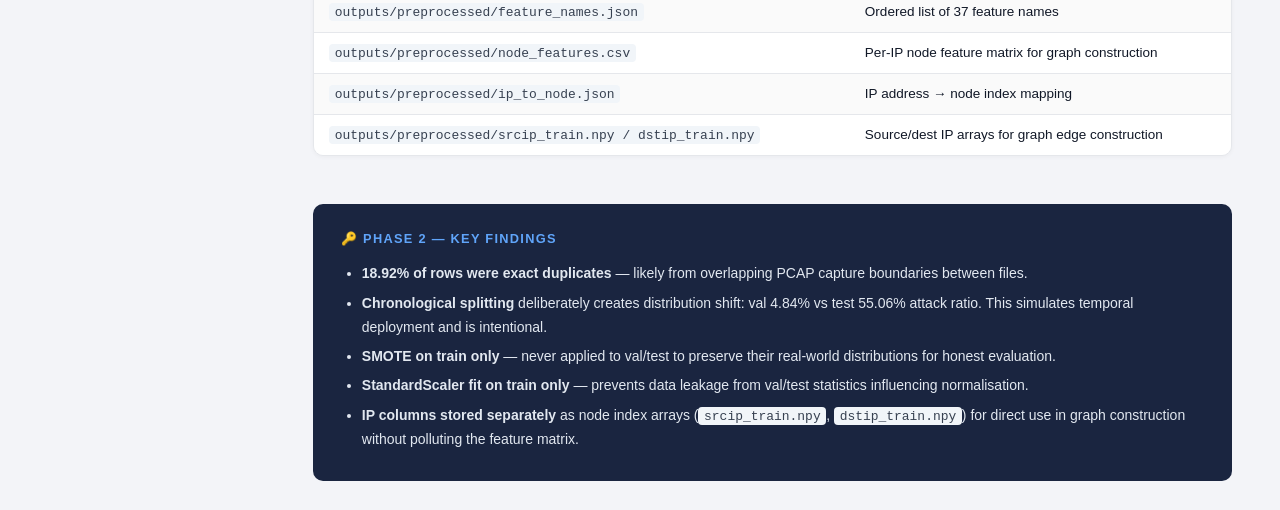
<file: docs/phase2.html>
<!DOCTYPE html>
<html lang="en">
<head>
  <meta charset="UTF-8">
  <meta name="viewport" content="width=device-width, initial-scale=1.0">
  <title>Phase 2 — Preprocessing · UNSW-NB15 GNN NIDS</title>
  <link rel="stylesheet" href="css/style.css">
</head>
<body>

<aside class="sidebar">
  <div class="sidebar-header">
    <div class="sidebar-logo">UNSW-NB15 Research</div>
    <div class="sidebar-title">GNN-Based NIDS</div>
    <div class="sidebar-subtitle">Network Intrusion Detection</div>
  </div>
  <div class="nav-section-label">Pipeline Phases</div>
  <ul class="nav-list">
    <li><a href="index.html"  class="nav-link"><span class="nav-icon">🏠</span>Overview</a></li>
    <li><a href="phase1.html" class="nav-link"><span class="nav-icon">📊</span>Phase 1 — EDA</a></li>
    <li><a href="phase2.html" class="nav-link"><span class="nav-icon">🔧</span>Phase 2 — Preprocessing</a></li>
    <li><a href="phase3.html" class="nav-link"><span class="nav-icon">🕸️</span>Phase 3 — Graph</a></li>
    <li><a href="phase4.html" class="nav-link"><span class="nav-icon">⚡</span>Phase 4 — Baselines</a></li>
    <li><a href="phase5.html" class="nav-link"><span class="nav-icon">🧠</span>Phase 5 — GNN Training</a></li>
    <li><a href="phase6.html" class="nav-link"><span class="nav-icon">📈</span>Phase 6 — Evaluation</a></li>
  </ul>
  <div class="sidebar-footer">UNSW-NB15 &middot; June 2026</div>
</aside>

<main class="content">

  <div class="page-header">
    <div class="page-badge">Phase 2</div>
    <h1>Data Preprocessing</h1>
    <p class="subtitle">
      Transforming raw UNSW-NB15 PCAP-derived CSVs into clean, model-ready feature matrices.
      Covers deduplication, missing value treatment, categorical encoding, feature selection,
      chronological splitting, and class imbalance correction.
    </p>
    <span class="status-badge status-complete">✓ Complete</span>
  </div>

  <!-- Summary Stats -->
  <div class="section">
    <h2>📊 Preprocessing Summary</h2>
    <div class="stat-grid">
      <div class="stat-box accent">
        <div class="stat-value">2,540,047</div>
        <div class="stat-label">Raw Records</div>
      </div>
      <div class="stat-box danger">
        <div class="stat-value">−480,632</div>
        <div class="stat-label">Duplicates Removed</div>
      </div>
      <div class="stat-box success">
        <div class="stat-value">2,059,415</div>
        <div class="stat-label">Clean Records</div>
      </div>
      <div class="stat-box accent">
        <div class="stat-value">49 → 37</div>
        <div class="stat-label">Features (selected)</div>
      </div>
      <div class="stat-box warning">
        <div class="stat-value">3</div>
        <div class="stat-label">Categorical Features Encoded</div>
      </div>
      <div class="stat-box purple">
        <div class="stat-value">SMOTE</div>
        <div class="stat-label">Resampling (train only)</div>
      </div>
    </div>
  </div>

  <!-- Pipeline Steps -->
  <div class="section">
    <h2>🔄 Preprocessing Pipeline</h2>
    <ol class="step-list">
      <li>
        <div class="step-content">
          <h4>Duplicate Row Removal</h4>
          <p>480,632 exact duplicate rows (18.92% of raw data) removed. Duplicates arise from overlapping
          packet captures across the 4 files. Only fully identical rows across all columns are dropped.</p>
        </div>
      </li>
      <li>
        <div class="step-content">
          <h4>Missing Value Treatment</h4>
          <p><code>ct_flw_http_mthd</code> (53.1% null) and <code>is_ftp_login</code> (56.3% null)
          filled with 0 — semantically correct as nulls indicate the protocol is absent.
          Both features excluded from final 37-feature selection.</p>
        </div>
      </li>
      <li>
        <div class="step-content">
          <h4>Categorical Encoding</h4>
          <p><code>proto</code> (135 values), <code>service</code> (13 values), and <code>state</code>
          (16 values) encoded via ordinal integer mapping ordered by frequency. No one-hot encoding used
          to keep feature dimensionality low for tree models.</p>
        </div>
      </li>
      <li>
        <div class="step-content">
          <h4>Feature Selection (49 → 37)</h4>
          <p>Removed: IP address columns (<code>srcip</code>, <code>dstip</code>) stored separately for
          graph construction; timestamp columns (<code>Stime</code>, <code>Ltime</code>, <code>datetime</code>);
          derived datetime columns; and 2 HTTP/FTP null-heavy columns. Final 37 features cover
          packet sizes, counts, loads, timings, TTLs, TCP features, and connection-tracking counters.</p>
        </div>
      </li>
      <li>
        <div class="step-content">
          <h4>Chronological Train / Val / Test Split</h4>
          <p>Records sorted by <code>Stime</code> (flow start time) then split 80% / 10% / 10%
          chronologically to simulate temporal deployment. <strong>No shuffle</strong> — later flows
          are never seen at train time. This preserves real-world temporal ordering and is the reason
          for the large val/test distribution shift.</p>
        </div>
      </li>
      <li>
        <div class="step-content">
          <h4>Standardisation</h4>
          <p><code>StandardScaler</code> fitted on training set only; applied to val and test.
          Applied to all 37 numeric features before feeding to MLP and GNN models. Tree-based
          models use raw scaled values; MLP/GNN require normalised input for stable gradient flow.</p>
        </div>
      </li>
      <li>
        <div class="step-content">
          <h4>Class Imbalance Correction (Train Only)</h4>
          <p>SMOTE applied to the binary training set to oversample minority (attack) class.
          For multiclass, <code>RandomOverSampler</code> used to oversample all minority attack categories.
          Resampling strictly applied to training data only — validation and test sets remain at
          their natural distributions (val 4.84% attack, test 55.06% attack).</p>
        </div>
      </li>
    </ol>
  </div>

  <!-- Imbalance Image -->
  <div class="section">
    <h2>⚖️ Class Imbalance: Before &amp; After Resampling</h2>
    <div class="img-grid img-grid-1">
      <div class="img-card">
        <img src="../outputs/preprocessed/imbalance_before_after.png" alt="Class Imbalance Before and After SMOTE" loading="lazy">
        <div class="img-caption">
          <div class="caption-title">Class Distribution Before (left) and After SMOTE Resampling (right)</div>
          <div class="caption-text">
            <strong>Before:</strong> The training set mirrors the raw dataset — Normal flows dominate at
            ~83% with Attack at ~17%. Models trained on this distribution learn a strong "predict normal"
            bias that inflates accuracy while depressing recall on attack flows.
            <strong>After SMOTE:</strong> The binary training set is balanced (50/50). For multiclass,
            <code>RandomOverSampler</code> brings minority categories (Worms, Shellcode, Analysis) up to a
            minimum sample floor. This yields models with significantly higher recall on rare attack types
            at the cost of some precision — a worthwhile trade-off for security applications where missing
            an attack (false negative) is typically worse than a false alarm.
          </div>
        </div>
      </div>
    </div>
  </div>

  <!-- Feature List -->
  <div class="section">
    <h2>🧬 Final 37 Selected Features</h2>
    <div class="table-wrap">
      <table>
        <thead>
          <tr><th>#</th><th>Feature</th><th>Type</th><th>Description</th></tr>
        </thead>
        <tbody>
          <tr><td>1</td><td><code>proto</code></td><td>Categorical</td><td>Network protocol (TCP/UDP/etc.)</td></tr>
          <tr><td>2</td><td><code>state</code></td><td>Categorical</td><td>TCP state machine transition</td></tr>
          <tr><td>3</td><td><code>service</code></td><td>Categorical</td><td>Application service (HTTP, DNS, FTP…)</td></tr>
          <tr><td>4</td><td><code>dur</code></td><td>Numeric</td><td>Duration of the flow (seconds)</td></tr>
          <tr><td>5</td><td><code>sbytes</code></td><td>Numeric</td><td>Source-to-destination bytes</td></tr>
          <tr><td>6</td><td><code>dbytes</code></td><td>Numeric</td><td>Destination-to-source bytes</td></tr>
          <tr><td>7</td><td><code>sttl</code></td><td>Numeric</td><td>Source TTL — OS fingerprint</td></tr>
          <tr><td>8</td><td><code>dttl</code></td><td>Numeric</td><td>Destination TTL</td></tr>
          <tr><td>9</td><td><code>sloss</code></td><td>Numeric</td><td>Source packet retransmission count</td></tr>
          <tr><td>10</td><td><code>dloss</code></td><td>Numeric</td><td>Destination packet retransmission count</td></tr>
          <tr><td>11</td><td><code>Sload</code></td><td>Numeric</td><td>Source bits per second</td></tr>
          <tr><td>12</td><td><code>Dload</code></td><td>Numeric</td><td>Destination bits per second</td></tr>
          <tr><td>13</td><td><code>Spkts</code></td><td>Numeric</td><td>Source-to-dest packet count</td></tr>
          <tr><td>14</td><td><code>Dpkts</code></td><td>Numeric</td><td>Destination-to-source packet count</td></tr>
          <tr><td>15</td><td><code>swin</code></td><td>Numeric</td><td>Source TCP window size</td></tr>
          <tr><td>16</td><td><code>dwin</code></td><td>Numeric</td><td>Destination TCP window size</td></tr>
          <tr><td>17</td><td><code>stcpb</code></td><td>Numeric</td><td>Source TCP base sequence number</td></tr>
          <tr><td>18</td><td><code>dtcpb</code></td><td>Numeric</td><td>Destination TCP base sequence number</td></tr>
          <tr><td>19</td><td><code>smeansz</code></td><td>Numeric</td><td>Mean source packet size</td></tr>
          <tr><td>20</td><td><code>dmeansz</code></td><td>Numeric</td><td>Mean destination packet size</td></tr>
          <tr><td>21</td><td><code>trans_depth</code></td><td>Numeric</td><td>HTTP pipeline depth</td></tr>
          <tr><td>22</td><td><code>res_bdy_len</code></td><td>Numeric</td><td>HTTP response body length</td></tr>
          <tr><td>23</td><td><code>Sjit</code></td><td>Numeric</td><td>Source jitter (ms)</td></tr>
          <tr><td>24</td><td><code>Djit</code></td><td>Numeric</td><td>Destination jitter (ms)</td></tr>
          <tr><td>25</td><td><code>Sintpkt</code></td><td>Numeric</td><td>Source mean inter-packet time</td></tr>
          <tr><td>26</td><td><code>Dintpkt</code></td><td>Numeric</td><td>Destination mean inter-packet time</td></tr>
          <tr><td>27</td><td><code>tcprtt</code></td><td>Numeric</td><td>TCP round-trip time (seconds)</td></tr>
          <tr><td>28</td><td><code>synack</code></td><td>Numeric</td><td>SYN→ACK time delta</td></tr>
          <tr><td>29</td><td><code>ackdat</code></td><td>Numeric</td><td>ACK→data time delta</td></tr>
          <tr><td>30</td><td><code>is_sm_ips_ports</code></td><td>Binary</td><td>Same source/dest IP &amp; port</td></tr>
          <tr><td>31</td><td><code>ct_state_ttl</code></td><td>Numeric</td><td>State+TTL combination counter</td></tr>
          <tr><td>32</td><td><code>ct_ftp_cmd</code></td><td>Numeric</td><td>FTP command count in session</td></tr>
          <tr><td>33</td><td><code>ct_srv_src</code></td><td>Numeric</td><td>Connections to same service, same src in last 100</td></tr>
          <tr><td>34</td><td><code>ct_srv_dst</code></td><td>Numeric</td><td>Connections to same service, same dst in last 100</td></tr>
          <tr><td>35</td><td><code>ct_dst_ltm</code></td><td>Numeric</td><td>Connections to same dst in last 100 ms</td></tr>
          <tr><td>36</td><td><code>ct_src_ltm</code></td><td>Numeric</td><td>Connections from same src in last 100 ms</td></tr>
          <tr><td>37</td><td><code>ct_dst_src_ltm</code></td><td>Numeric</td><td>Connections to same dst from same src in last 100</td></tr>
        </tbody>
      </table>
    </div>
  </div>

  <!-- Split Sizes -->
  <div class="section">
    <h2>✂️ Final Split Statistics</h2>
    <div class="table-wrap">
      <table>
        <thead>
          <tr><th>Split</th><th>Total Flows</th><th>Normal</th><th>Attack</th><th>Attack %</th><th>After Resampling (binary)</th></tr>
        </thead>
        <tbody>
          <tr><td>Train</td><td>1,647,526</td><td>1,567,812</td><td>79,714</td><td>4.84%</td><td>~1.57M × 2 (balanced)</td></tr>
          <tr><td>Val</td><td>411,882</td><td>391,953</td><td>19,929</td><td>4.84%</td><td>Unchanged</td></tr>
          <tr class="best-row"><td>Test</td><td>82,332</td><td>37,015</td><td>45,317</td><td><strong>55.06%</strong></td><td>Unchanged</td></tr>
        </tbody>
      </table>
    </div>
    <div class="callout callout-warning">
      <strong>⚠️ Test set distribution shift</strong>
      The test split captures the most recent flows in the dataset. Files 3 and 4 contain substantially
      higher attack ratios (20–22%), making the test set 55% attack vs only 4.84% in training.
      This is a realistic scenario for deployed NIDS — models must handle shifting threat landscapes.
      All models in this project are evaluated on both val (in-distribution) and test (shifted) splits.
    </div>
  </div>

  <!-- Saved Artifacts -->
  <div class="section">
    <h2>💾 Saved Artifacts</h2>
    <div class="table-wrap">
      <table>
        <thead><tr><th>File</th><th>Description</th></tr></thead>
        <tbody>
          <tr><td><code>outputs/preprocessed/X_train.npy</code></td><td>Training features (1,647,526 × 37)</td></tr>
          <tr><td><code>outputs/preprocessed/X_val.npy</code></td><td>Validation features (411,882 × 37)</td></tr>
          <tr><td><code>outputs/preprocessed/X_test.npy</code></td><td>Test features (82,332 × 37)</td></tr>
          <tr><td><code>outputs/preprocessed/X_train_binary_resampled.npy</code></td><td>SMOTE-resampled binary training features</td></tr>
          <tr><td><code>outputs/preprocessed/X_train_multiclass_resampled.npy</code></td><td>Oversampled multiclass training features</td></tr>
          <tr><td><code>outputs/preprocessed/y_binary_*.npy</code></td><td>Binary labels (train/val/test + resampled)</td></tr>
          <tr><td><code>outputs/preprocessed/y_multiclass_*.npy</code></td><td>10-class labels (train/val/test + resampled)</td></tr>
          <tr><td><code>outputs/preprocessed/feature_names.json</code></td><td>Ordered list of 37 feature names</td></tr>
          <tr><td><code>outputs/preprocessed/node_features.csv</code></td><td>Per-IP node feature matrix for graph construction</td></tr>
          <tr><td><code>outputs/preprocessed/ip_to_node.json</code></td><td>IP address → node index mapping</td></tr>
          <tr><td><code>outputs/preprocessed/srcip_train.npy / dstip_train.npy</code></td><td>Source/dest IP arrays for graph edge construction</td></tr>
        </tbody>
      </table>
    </div>
  </div>

  <div class="findings-box">
    <h3>🔑 Phase 2 — Key Findings</h3>
    <ul>
      <li><strong>18.92% of rows were exact duplicates</strong> — likely from overlapping PCAP capture boundaries between files.</li>
      <li><strong>Chronological splitting</strong> deliberately creates distribution shift: val 4.84% vs test 55.06% attack ratio. This simulates temporal deployment and is intentional.</li>
      <li><strong>SMOTE on train only</strong> — never applied to val/test to preserve their real-world distributions for honest evaluation.</li>
      <li><strong>StandardScaler fit on train only</strong> — prevents data leakage from val/test statistics influencing normalisation.</li>
      <li><strong>IP columns stored separately</strong> as node index arrays (<code>srcip_train.npy</code>, <code>dstip_train.npy</code>) for direct use in graph construction without polluting the feature matrix.</li>
    </ul>
  </div>

</main>

<script src="js/main.js"></script>
</body>
</html>
</file>
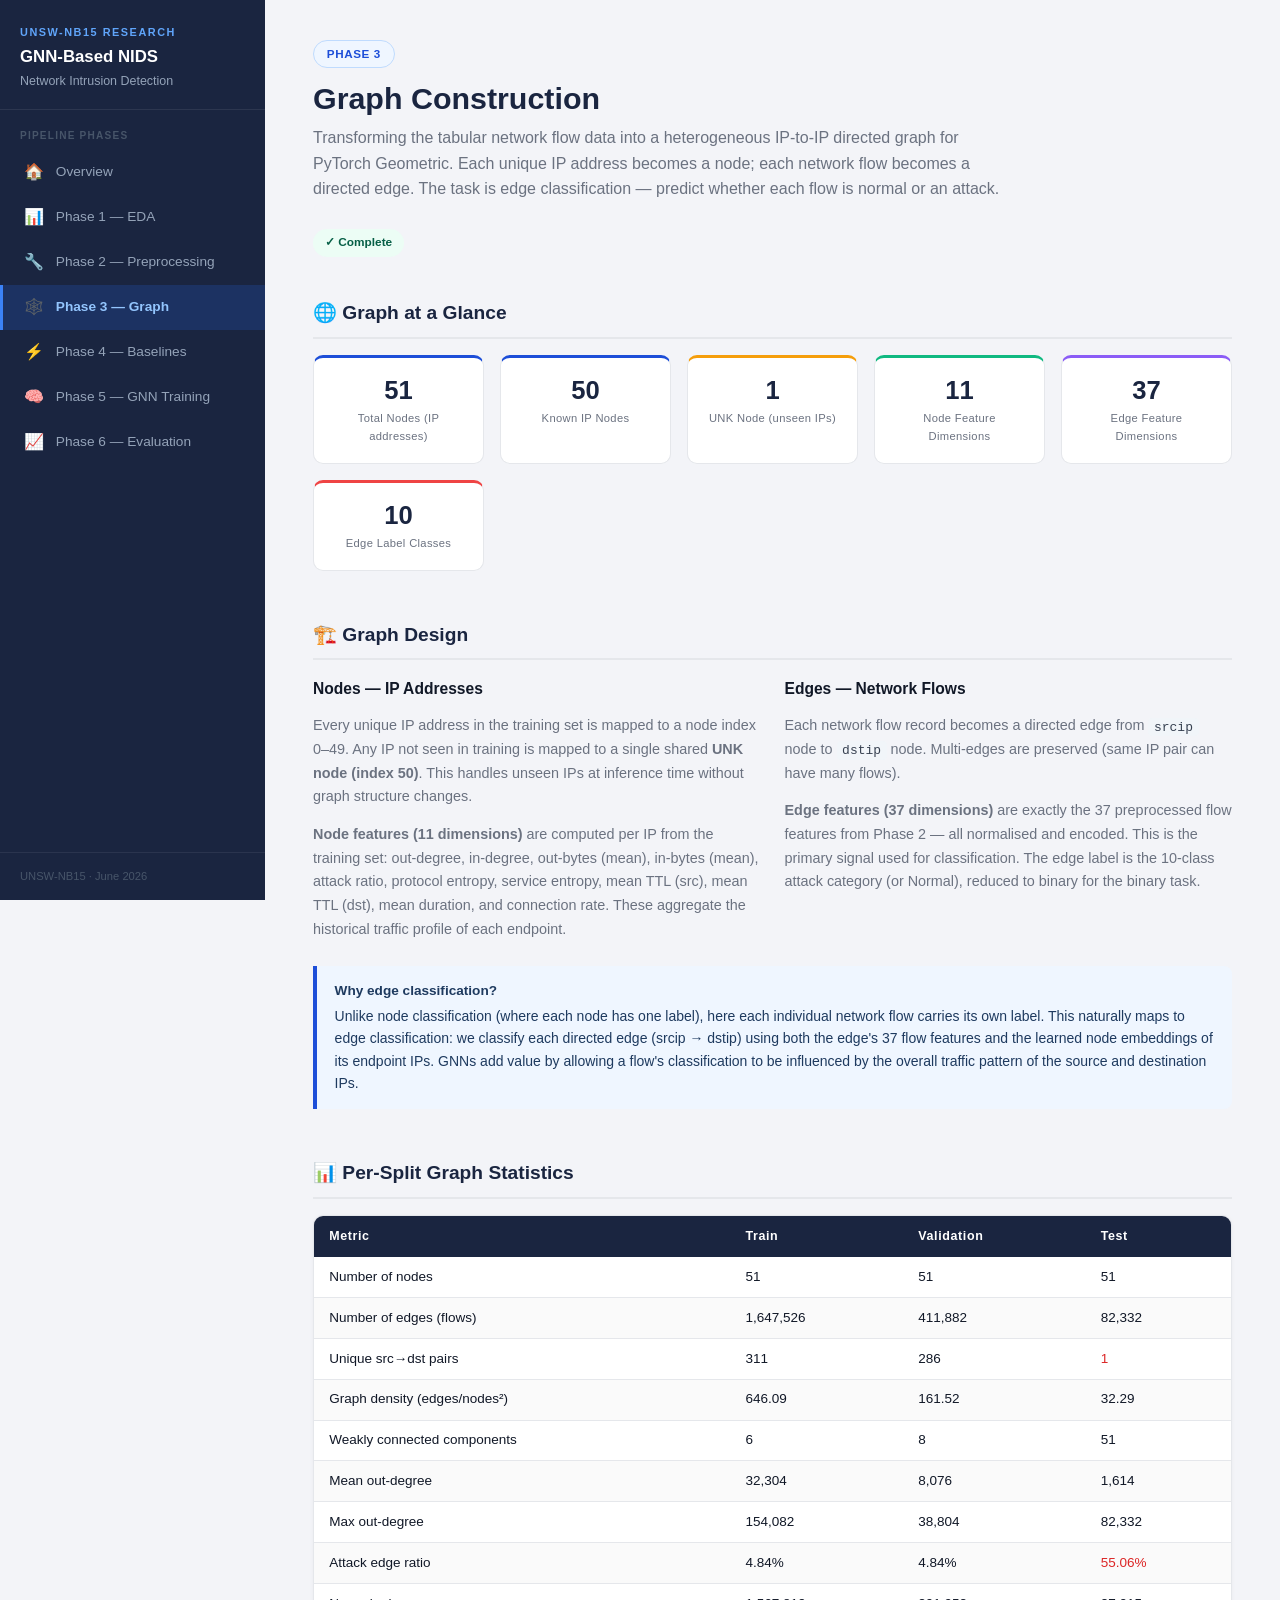
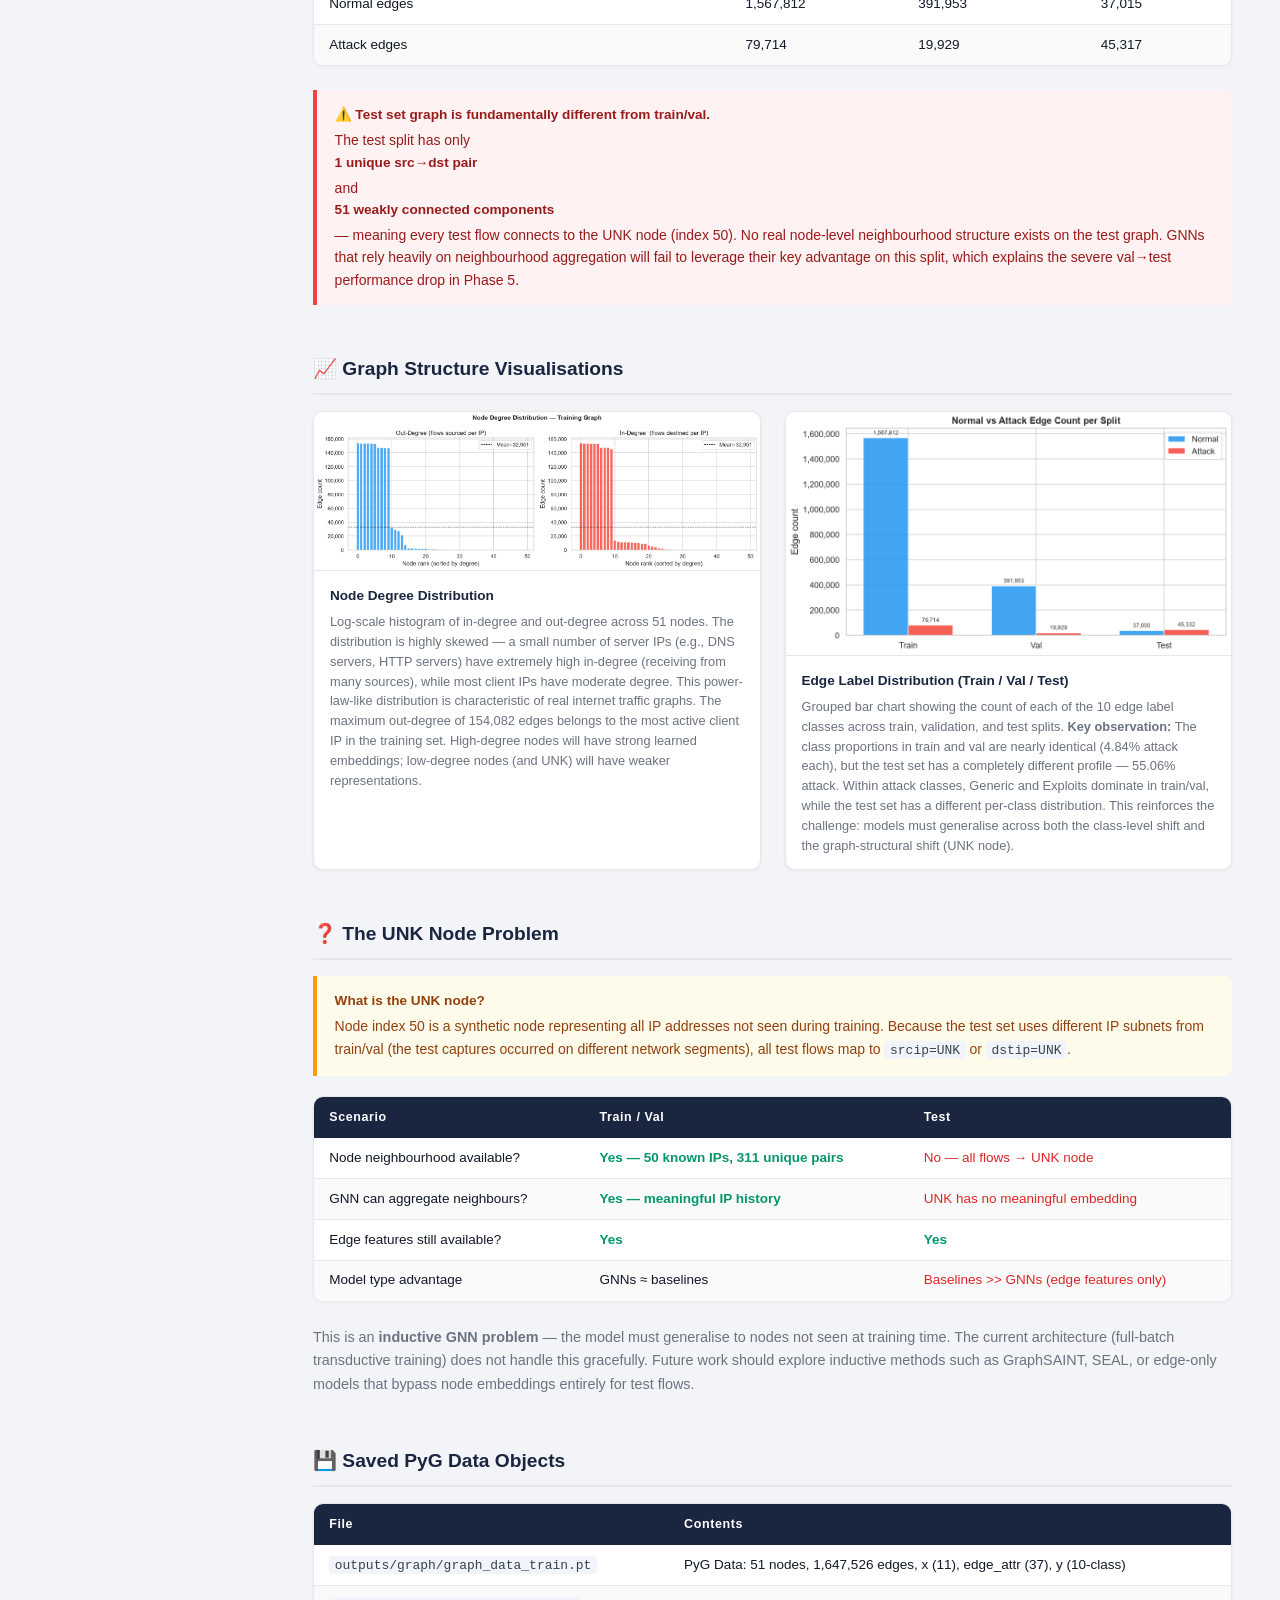
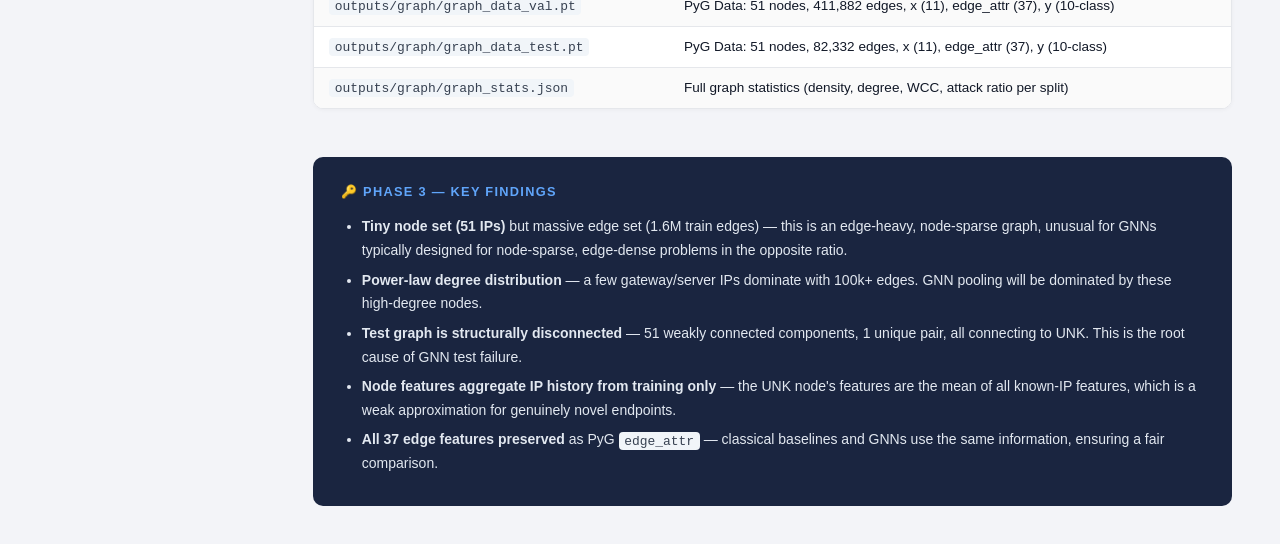
<file: docs/phase3.html>
<!DOCTYPE html>
<html lang="en">
<head>
  <meta charset="UTF-8">
  <meta name="viewport" content="width=device-width, initial-scale=1.0">
  <title>Phase 3 — Graph Construction · UNSW-NB15 GNN NIDS</title>
  <link rel="stylesheet" href="css/style.css">
</head>
<body>

<aside class="sidebar">
  <div class="sidebar-header">
    <div class="sidebar-logo">UNSW-NB15 Research</div>
    <div class="sidebar-title">GNN-Based NIDS</div>
    <div class="sidebar-subtitle">Network Intrusion Detection</div>
  </div>
  <div class="nav-section-label">Pipeline Phases</div>
  <ul class="nav-list">
    <li><a href="index.html"  class="nav-link"><span class="nav-icon">🏠</span>Overview</a></li>
    <li><a href="phase1.html" class="nav-link"><span class="nav-icon">📊</span>Phase 1 — EDA</a></li>
    <li><a href="phase2.html" class="nav-link"><span class="nav-icon">🔧</span>Phase 2 — Preprocessing</a></li>
    <li><a href="phase3.html" class="nav-link"><span class="nav-icon">🕸️</span>Phase 3 — Graph</a></li>
    <li><a href="phase4.html" class="nav-link"><span class="nav-icon">⚡</span>Phase 4 — Baselines</a></li>
    <li><a href="phase5.html" class="nav-link"><span class="nav-icon">🧠</span>Phase 5 — GNN Training</a></li>
    <li><a href="phase6.html" class="nav-link"><span class="nav-icon">📈</span>Phase 6 — Evaluation</a></li>
  </ul>
  <div class="sidebar-footer">UNSW-NB15 &middot; June 2026</div>
</aside>

<main class="content">

  <div class="page-header">
    <div class="page-badge">Phase 3</div>
    <h1>Graph Construction</h1>
    <p class="subtitle">
      Transforming the tabular network flow data into a heterogeneous IP-to-IP directed graph for
      PyTorch Geometric. Each unique IP address becomes a node; each network flow becomes a directed edge.
      The task is edge classification — predict whether each flow is normal or an attack.
    </p>
    <span class="status-badge status-complete">✓ Complete</span>
  </div>

  <!-- Graph Overview Stats -->
  <div class="section">
    <h2>🌐 Graph at a Glance</h2>
    <div class="stat-grid">
      <div class="stat-box accent">
        <div class="stat-value">51</div>
        <div class="stat-label">Total Nodes (IP addresses)</div>
      </div>
      <div class="stat-box accent">
        <div class="stat-value">50</div>
        <div class="stat-label">Known IP Nodes</div>
      </div>
      <div class="stat-box warning">
        <div class="stat-value">1</div>
        <div class="stat-label">UNK Node (unseen IPs)</div>
      </div>
      <div class="stat-box success">
        <div class="stat-value">11</div>
        <div class="stat-label">Node Feature Dimensions</div>
      </div>
      <div class="stat-box purple">
        <div class="stat-value">37</div>
        <div class="stat-label">Edge Feature Dimensions</div>
      </div>
      <div class="stat-box danger">
        <div class="stat-value">10</div>
        <div class="stat-label">Edge Label Classes</div>
      </div>
    </div>
  </div>

  <!-- Design Rationale -->
  <div class="section">
    <h2>🏗️ Graph Design</h2>

    <div class="two-col">
      <div>
        <h3>Nodes — IP Addresses</h3>
        <p>
          Every unique IP address in the training set is mapped to a node index 0–49.
          Any IP not seen in training is mapped to a single shared <strong>UNK node (index 50)</strong>.
          This handles unseen IPs at inference time without graph structure changes.
        </p>
        <p>
          <strong>Node features (11 dimensions)</strong> are computed per IP from the training set:
          out-degree, in-degree, out-bytes (mean), in-bytes (mean), attack ratio, protocol entropy,
          service entropy, mean TTL (src), mean TTL (dst), mean duration, and connection rate.
          These aggregate the historical traffic profile of each endpoint.
        </p>
      </div>
      <div>
        <h3>Edges — Network Flows</h3>
        <p>
          Each network flow record becomes a directed edge from <code>srcip</code> node to <code>dstip</code>
          node. Multi-edges are preserved (same IP pair can have many flows).
        </p>
        <p>
          <strong>Edge features (37 dimensions)</strong> are exactly the 37 preprocessed flow features
          from Phase 2 — all normalised and encoded. This is the primary signal used for classification.
          The edge label is the 10-class attack category (or Normal), reduced to binary for the binary task.
        </p>
      </div>
    </div>

    <div class="callout callout-info">
      <strong>Why edge classification?</strong>
      Unlike node classification (where each node has one label), here each individual network flow
      carries its own label. This naturally maps to edge classification: we classify each directed edge
      (srcip → dstip) using both the edge's 37 flow features and the learned node embeddings of
      its endpoint IPs. GNNs add value by allowing a flow's classification to be influenced by the
      overall traffic pattern of the source and destination IPs.
    </div>
  </div>

  <!-- Split Statistics -->
  <div class="section">
    <h2>📊 Per-Split Graph Statistics</h2>
    <div class="table-wrap">
      <table>
        <thead>
          <tr>
            <th>Metric</th>
            <th>Train</th>
            <th>Validation</th>
            <th>Test</th>
          </tr>
        </thead>
        <tbody>
          <tr><td>Number of nodes</td><td>51</td><td>51</td><td>51</td></tr>
          <tr><td>Number of edges (flows)</td><td>1,647,526</td><td>411,882</td><td>82,332</td></tr>
          <tr><td>Unique src→dst pairs</td><td>311</td><td>286</td><td class="metric-bad">1</td></tr>
          <tr><td>Graph density (edges/nodes²)</td><td>646.09</td><td>161.52</td><td>32.29</td></tr>
          <tr><td>Weakly connected components</td><td>6</td><td>8</td><td>51</td></tr>
          <tr><td>Mean out-degree</td><td>32,304</td><td>8,076</td><td>1,614</td></tr>
          <tr><td>Max out-degree</td><td>154,082</td><td>38,804</td><td>82,332</td></tr>
          <tr><td>Attack edge ratio</td><td>4.84%</td><td>4.84%</td><td class="metric-bad">55.06%</td></tr>
          <tr><td>Normal edges</td><td>1,567,812</td><td>391,953</td><td>37,015</td></tr>
          <tr><td>Attack edges</td><td>79,714</td><td>19,929</td><td>45,317</td></tr>
        </tbody>
      </table>
    </div>

    <div class="callout callout-danger">
      <strong>⚠️ Test set graph is fundamentally different from train/val.</strong>
      The test split has only <strong>1 unique src→dst pair</strong> and <strong>51 weakly connected
      components</strong> — meaning every test flow connects to the UNK node (index 50).
      No real node-level neighbourhood structure exists on the test graph.
      GNNs that rely heavily on neighbourhood aggregation will fail to leverage their key advantage
      on this split, which explains the severe val→test performance drop in Phase 5.
    </div>
  </div>

  <!-- Degree Distribution Image -->
  <div class="section">
    <h2>📈 Graph Structure Visualisations</h2>

    <div class="img-grid img-grid-2">
      <div class="img-card">
        <img src="../outputs/graph/degree_distribution.png" alt="Node Degree Distribution" loading="lazy">
        <div class="img-caption">
          <div class="caption-title">Node Degree Distribution</div>
          <div class="caption-text">
            Log-scale histogram of in-degree and out-degree across 51 nodes. The distribution is
            highly skewed — a small number of server IPs (e.g., DNS servers, HTTP servers) have
            extremely high in-degree (receiving from many sources), while most client IPs have moderate
            degree. This power-law-like distribution is characteristic of real internet traffic graphs.
            The maximum out-degree of 154,082 edges belongs to the most active client IP in the training set.
            High-degree nodes will have strong learned embeddings; low-degree nodes (and UNK) will have
            weaker representations.
          </div>
        </div>
      </div>
      <div class="img-card">
        <img src="../outputs/graph/edge_label_distribution.png" alt="Edge Label Distribution" loading="lazy">
        <div class="img-caption">
          <div class="caption-title">Edge Label Distribution (Train / Val / Test)</div>
          <div class="caption-text">
            Grouped bar chart showing the count of each of the 10 edge label classes across train,
            validation, and test splits. <strong>Key observation:</strong> The class proportions
            in train and val are nearly identical (4.84% attack each), but the test set has a
            completely different profile — 55.06% attack. Within attack classes, Generic and Exploits
            dominate in train/val, while the test set has a different per-class distribution.
            This reinforces the challenge: models must generalise across both the class-level shift
            and the graph-structural shift (UNK node).
          </div>
        </div>
      </div>
    </div>
  </div>

  <!-- UNK Node Explanation -->
  <div class="section">
    <h2>❓ The UNK Node Problem</h2>

    <div class="callout callout-warning">
      <strong>What is the UNK node?</strong>
      Node index 50 is a synthetic node representing all IP addresses not seen during training.
      Because the test set uses different IP subnets from train/val (the test captures occurred on different
      network segments), all test flows map to <code>srcip=UNK</code> or <code>dstip=UNK</code>.
    </div>

    <div class="table-wrap">
      <table>
        <thead>
          <tr><th>Scenario</th><th>Train / Val</th><th>Test</th></tr>
        </thead>
        <tbody>
          <tr>
            <td>Node neighbourhood available?</td>
            <td class="metric-good">Yes — 50 known IPs, 311 unique pairs</td>
            <td class="metric-bad">No — all flows → UNK node</td>
          </tr>
          <tr>
            <td>GNN can aggregate neighbours?</td>
            <td class="metric-good">Yes — meaningful IP history</td>
            <td class="metric-bad">UNK has no meaningful embedding</td>
          </tr>
          <tr>
            <td>Edge features still available?</td>
            <td class="metric-good">Yes</td>
            <td class="metric-good">Yes</td>
          </tr>
          <tr>
            <td>Model type advantage</td>
            <td>GNNs ≈ baselines</td>
            <td class="metric-bad">Baselines &gt;&gt; GNNs (edge features only)</td>
          </tr>
        </tbody>
      </table>
    </div>

    <p>
      This is an <strong>inductive GNN problem</strong> — the model must generalise to nodes not seen
      at training time. The current architecture (full-batch transductive training) does not handle
      this gracefully. Future work should explore inductive methods such as GraphSAINT, SEAL, or
      edge-only models that bypass node embeddings entirely for test flows.
    </p>
  </div>

  <!-- Saved Artifacts -->
  <div class="section">
    <h2>💾 Saved PyG Data Objects</h2>
    <div class="table-wrap">
      <table>
        <thead><tr><th>File</th><th>Contents</th></tr></thead>
        <tbody>
          <tr><td><code>outputs/graph/graph_data_train.pt</code></td><td>PyG Data: 51 nodes, 1,647,526 edges, x (11), edge_attr (37), y (10-class)</td></tr>
          <tr><td><code>outputs/graph/graph_data_val.pt</code></td><td>PyG Data: 51 nodes, 411,882 edges, x (11), edge_attr (37), y (10-class)</td></tr>
          <tr><td><code>outputs/graph/graph_data_test.pt</code></td><td>PyG Data: 51 nodes, 82,332 edges, x (11), edge_attr (37), y (10-class)</td></tr>
          <tr><td><code>outputs/graph/graph_stats.json</code></td><td>Full graph statistics (density, degree, WCC, attack ratio per split)</td></tr>
        </tbody>
      </table>
    </div>
  </div>

  <div class="findings-box">
    <h3>🔑 Phase 3 — Key Findings</h3>
    <ul>
      <li><strong>Tiny node set (51 IPs)</strong> but massive edge set (1.6M train edges) — this is an edge-heavy, node-sparse graph, unusual for GNNs typically designed for node-sparse, edge-dense problems in the opposite ratio.</li>
      <li><strong>Power-law degree distribution</strong> — a few gateway/server IPs dominate with 100k+ edges. GNN pooling will be dominated by these high-degree nodes.</li>
      <li><strong>Test graph is structurally disconnected</strong> — 51 weakly connected components, 1 unique pair, all connecting to UNK. This is the root cause of GNN test failure.</li>
      <li><strong>Node features aggregate IP history from training only</strong> — the UNK node's features are the mean of all known-IP features, which is a weak approximation for genuinely novel endpoints.</li>
      <li><strong>All 37 edge features preserved</strong> as PyG <code>edge_attr</code> — classical baselines and GNNs use the same information, ensuring a fair comparison.</li>
    </ul>
  </div>

</main>

<script src="js/main.js"></script>
</body>
</html>
</file>
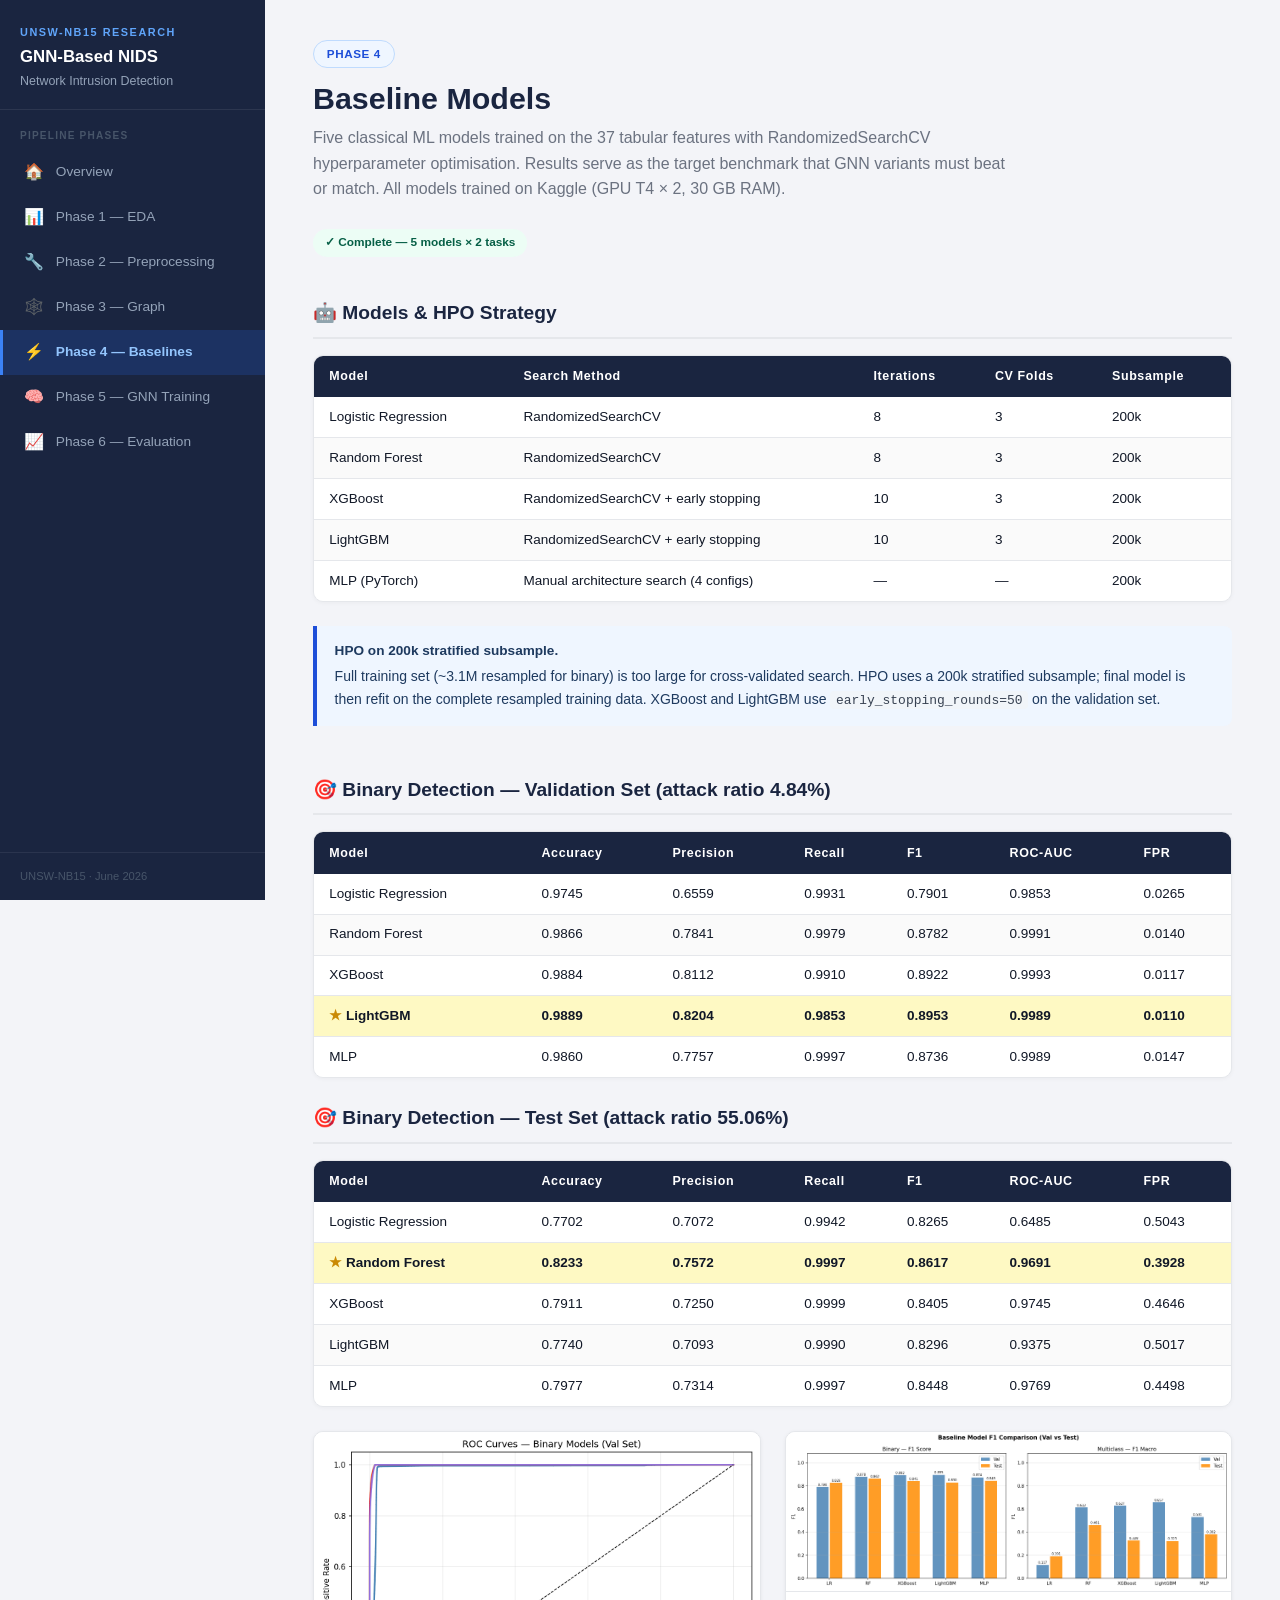
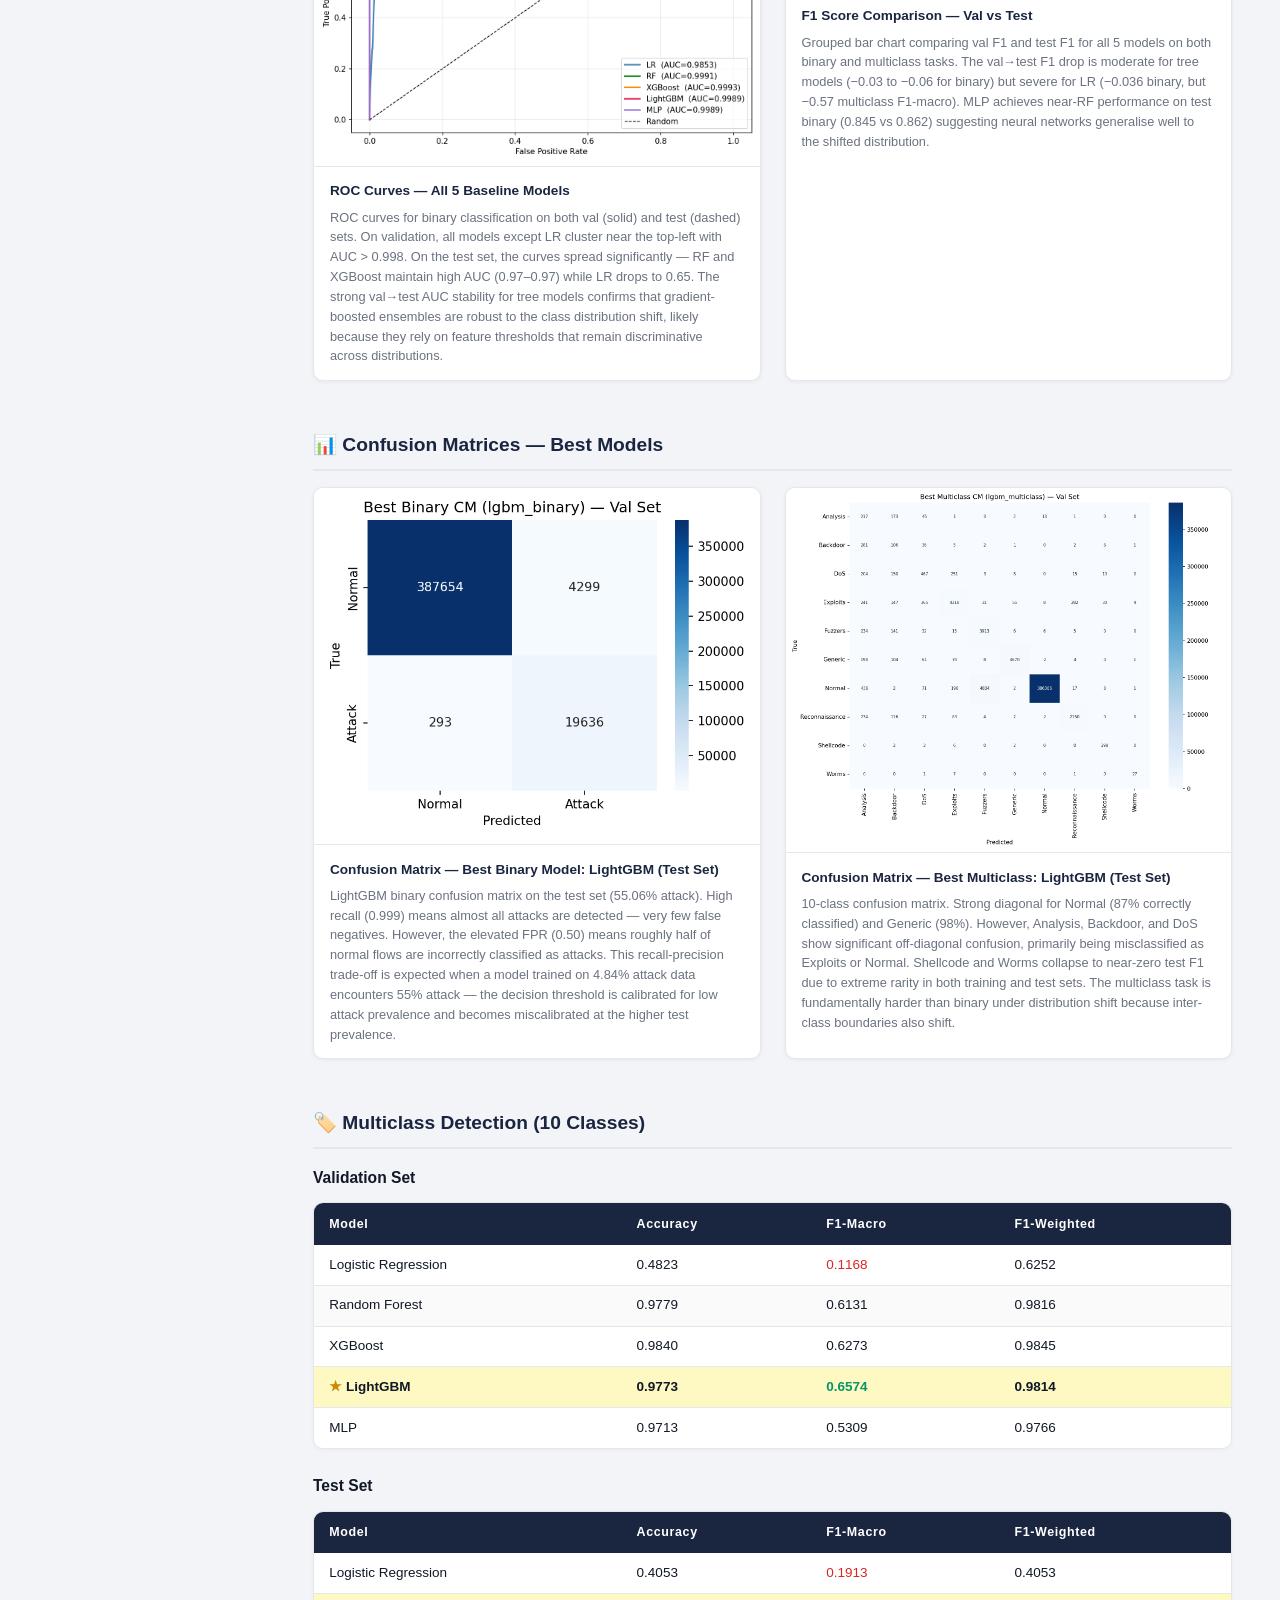
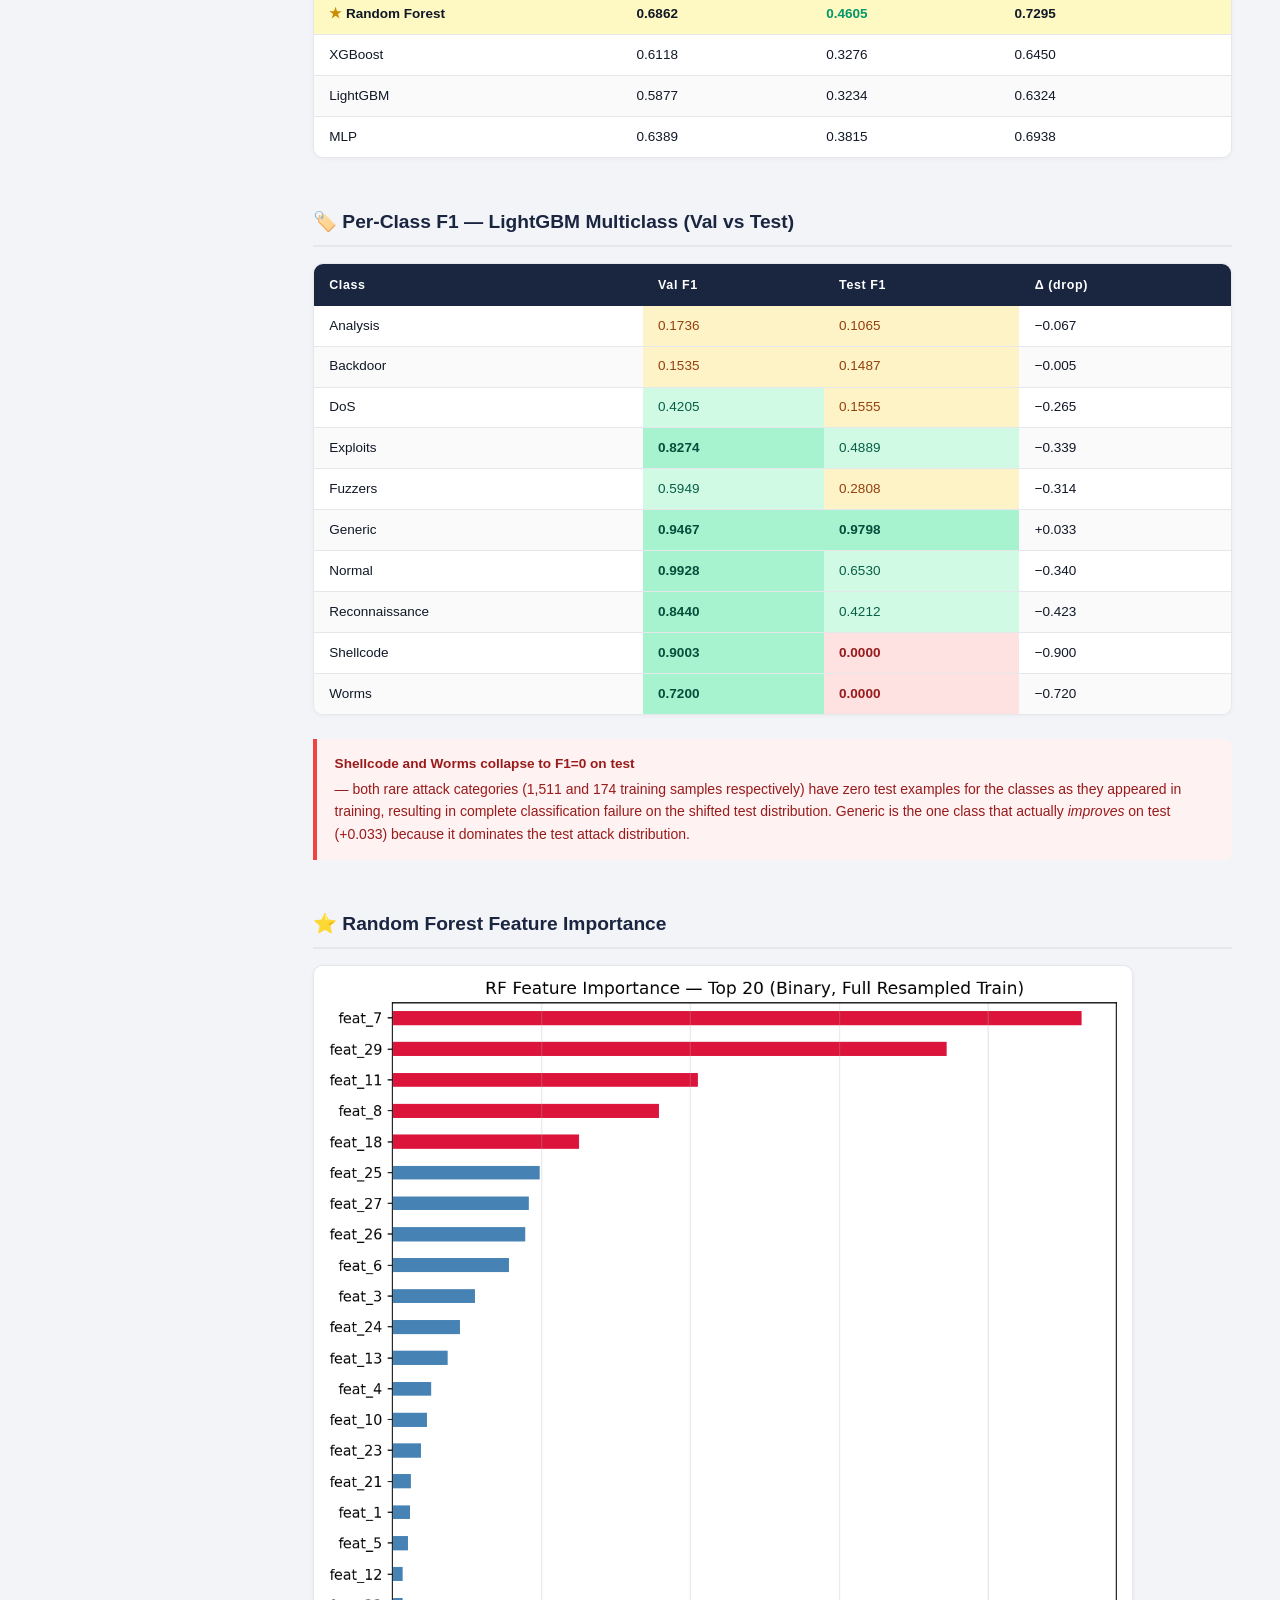
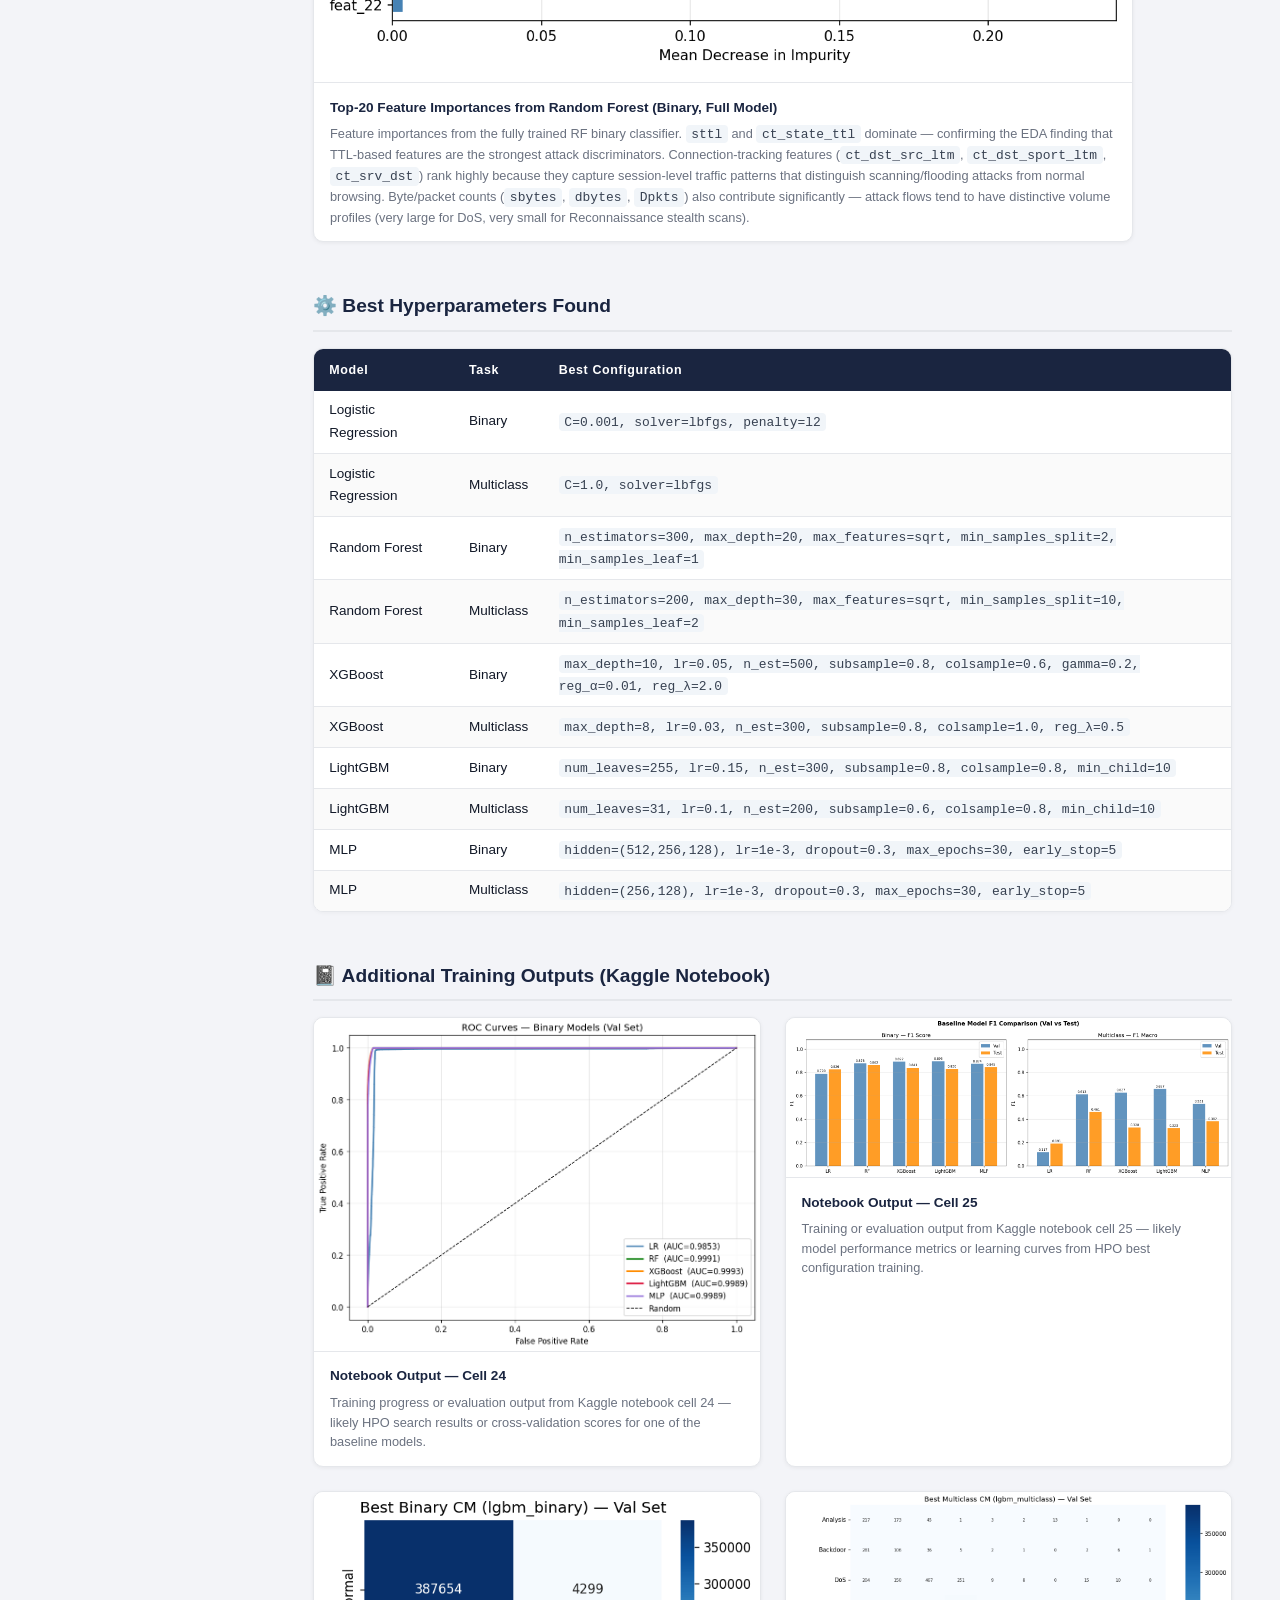
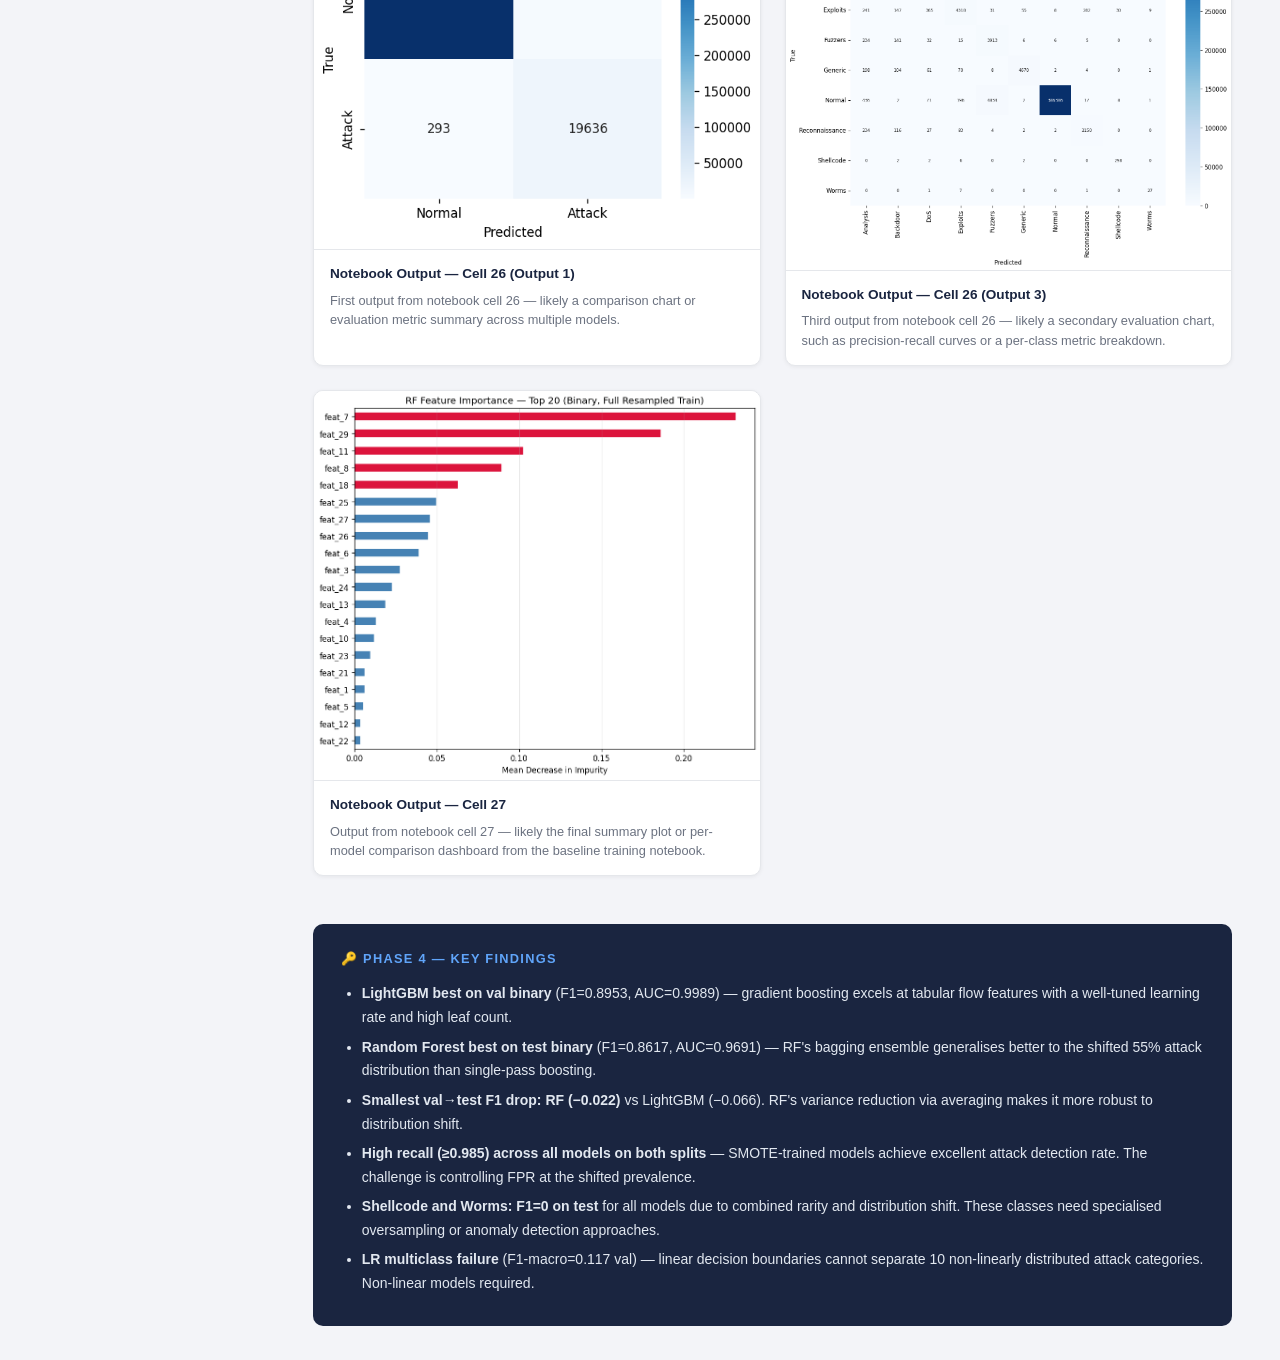
<file: docs/phase4.html>
<!DOCTYPE html>
<html lang="en">
<head>
  <meta charset="UTF-8">
  <meta name="viewport" content="width=device-width, initial-scale=1.0">
  <title>Phase 4 — Baseline Models · UNSW-NB15 GNN NIDS</title>
  <link rel="stylesheet" href="css/style.css">
</head>
<body>

<aside class="sidebar">
  <div class="sidebar-header">
    <div class="sidebar-logo">UNSW-NB15 Research</div>
    <div class="sidebar-title">GNN-Based NIDS</div>
    <div class="sidebar-subtitle">Network Intrusion Detection</div>
  </div>
  <div class="nav-section-label">Pipeline Phases</div>
  <ul class="nav-list">
    <li><a href="index.html"  class="nav-link"><span class="nav-icon">🏠</span>Overview</a></li>
    <li><a href="phase1.html" class="nav-link"><span class="nav-icon">📊</span>Phase 1 — EDA</a></li>
    <li><a href="phase2.html" class="nav-link"><span class="nav-icon">🔧</span>Phase 2 — Preprocessing</a></li>
    <li><a href="phase3.html" class="nav-link"><span class="nav-icon">🕸️</span>Phase 3 — Graph</a></li>
    <li><a href="phase4.html" class="nav-link"><span class="nav-icon">⚡</span>Phase 4 — Baselines</a></li>
    <li><a href="phase5.html" class="nav-link"><span class="nav-icon">🧠</span>Phase 5 — GNN Training</a></li>
    <li><a href="phase6.html" class="nav-link"><span class="nav-icon">📈</span>Phase 6 — Evaluation</a></li>
  </ul>
  <div class="sidebar-footer">UNSW-NB15 &middot; June 2026</div>
</aside>

<main class="content">

  <div class="page-header">
    <div class="page-badge">Phase 4</div>
    <h1>Baseline Models</h1>
    <p class="subtitle">
      Five classical ML models trained on the 37 tabular features with RandomizedSearchCV hyperparameter
      optimisation. Results serve as the target benchmark that GNN variants must beat or match.
      All models trained on Kaggle (GPU T4 × 2, 30 GB RAM).
    </p>
    <span class="status-badge status-complete">✓ Complete — 5 models × 2 tasks</span>
  </div>

  <!-- Models Summary -->
  <div class="section">
    <h2>🤖 Models &amp; HPO Strategy</h2>
    <div class="table-wrap">
      <table>
        <thead>
          <tr><th>Model</th><th>Search Method</th><th>Iterations</th><th>CV Folds</th><th>Subsample</th></tr>
        </thead>
        <tbody>
          <tr><td>Logistic Regression</td><td>RandomizedSearchCV</td><td>8</td><td>3</td><td>200k</td></tr>
          <tr><td>Random Forest</td><td>RandomizedSearchCV</td><td>8</td><td>3</td><td>200k</td></tr>
          <tr><td>XGBoost</td><td>RandomizedSearchCV + early stopping</td><td>10</td><td>3</td><td>200k</td></tr>
          <tr><td>LightGBM</td><td>RandomizedSearchCV + early stopping</td><td>10</td><td>3</td><td>200k</td></tr>
          <tr><td>MLP (PyTorch)</td><td>Manual architecture search (4 configs)</td><td>—</td><td>—</td><td>200k</td></tr>
        </tbody>
      </table>
    </div>
    <div class="callout callout-info">
      <strong>HPO on 200k stratified subsample.</strong>
      Full training set (~3.1M resampled for binary) is too large for cross-validated search.
      HPO uses a 200k stratified subsample; final model is then refit on the complete resampled training data.
      XGBoost and LightGBM use <code>early_stopping_rounds=50</code> on the validation set.
    </div>
  </div>

  <!-- Binary Val Results -->
  <div class="section">
    <h2>🎯 Binary Detection — Validation Set (attack ratio 4.84%)</h2>
    <div class="table-wrap">
      <table>
        <thead>
          <tr><th>Model</th><th>Accuracy</th><th>Precision</th><th>Recall</th><th>F1</th><th>ROC-AUC</th><th>FPR</th></tr>
        </thead>
        <tbody>
          <tr><td>Logistic Regression</td><td>0.9745</td><td>0.6559</td><td>0.9931</td><td>0.7901</td><td>0.9853</td><td>0.0265</td></tr>
          <tr><td>Random Forest</td><td>0.9866</td><td>0.7841</td><td>0.9979</td><td>0.8782</td><td>0.9991</td><td>0.0140</td></tr>
          <tr><td>XGBoost</td><td>0.9884</td><td>0.8112</td><td>0.9910</td><td>0.8922</td><td>0.9993</td><td>0.0117</td></tr>
          <tr class="best-row"><td>LightGBM</td><td>0.9889</td><td>0.8204</td><td>0.9853</td><td>0.8953</td><td>0.9989</td><td>0.0110</td></tr>
          <tr><td>MLP</td><td>0.9860</td><td>0.7757</td><td>0.9997</td><td>0.8736</td><td>0.9989</td><td>0.0147</td></tr>
        </tbody>
      </table>
    </div>

    <h2>🎯 Binary Detection — Test Set (attack ratio 55.06%)</h2>
    <div class="table-wrap">
      <table>
        <thead>
          <tr><th>Model</th><th>Accuracy</th><th>Precision</th><th>Recall</th><th>F1</th><th>ROC-AUC</th><th>FPR</th></tr>
        </thead>
        <tbody>
          <tr><td>Logistic Regression</td><td>0.7702</td><td>0.7072</td><td>0.9942</td><td>0.8265</td><td>0.6485</td><td>0.5043</td></tr>
          <tr class="best-row"><td>Random Forest</td><td>0.8233</td><td>0.7572</td><td>0.9997</td><td>0.8617</td><td>0.9691</td><td>0.3928</td></tr>
          <tr><td>XGBoost</td><td>0.7911</td><td>0.7250</td><td>0.9999</td><td>0.8405</td><td>0.9745</td><td>0.4646</td></tr>
          <tr><td>LightGBM</td><td>0.7740</td><td>0.7093</td><td>0.9990</td><td>0.8296</td><td>0.9375</td><td>0.5017</td></tr>
          <tr><td>MLP</td><td>0.7977</td><td>0.7314</td><td>0.9997</td><td>0.8448</td><td>0.9769</td><td>0.4498</td></tr>
        </tbody>
      </table>
    </div>

    <div class="img-grid img-grid-2">
      <div class="img-card">
        <img src="../outputs/models/roc_curves.png" alt="ROC Curves — All Baseline Models" loading="lazy">
        <div class="img-caption">
          <div class="caption-title">ROC Curves — All 5 Baseline Models</div>
          <div class="caption-text">
            ROC curves for binary classification on both val (solid) and test (dashed) sets.
            On validation, all models except LR cluster near the top-left with AUC &gt; 0.998.
            On the test set, the curves spread significantly — RF and XGBoost maintain high AUC (0.97–0.97)
            while LR drops to 0.65. The strong val→test AUC stability for tree models confirms that
            gradient-boosted ensembles are robust to the class distribution shift,
            likely because they rely on feature thresholds that remain discriminative across distributions.
          </div>
        </div>
      </div>
      <div class="img-card">
        <img src="../outputs/models/f1_comparison.png" alt="F1 Score Comparison" loading="lazy">
        <div class="img-caption">
          <div class="caption-title">F1 Score Comparison — Val vs Test</div>
          <div class="caption-text">
            Grouped bar chart comparing val F1 and test F1 for all 5 models on both binary and multiclass
            tasks. The val→test F1 drop is moderate for tree models (−0.03 to −0.06 for binary) but severe
            for LR (−0.036 binary, but −0.57 multiclass F1-macro). MLP achieves near-RF performance on test
            binary (0.845 vs 0.862) suggesting neural networks generalise well to the shifted distribution.
          </div>
        </div>
      </div>
    </div>
  </div>

  <!-- Confusion Matrices -->
  <div class="section">
    <h2>📊 Confusion Matrices — Best Models</h2>
    <div class="img-grid img-grid-2">
      <div class="img-card">
        <img src="../outputs/models/cm_best_binary.png" alt="Confusion Matrix — Best Binary Model (LightGBM)" loading="lazy">
        <div class="img-caption">
          <div class="caption-title">Confusion Matrix — Best Binary Model: LightGBM (Test Set)</div>
          <div class="caption-text">
            LightGBM binary confusion matrix on the test set (55.06% attack). High recall (0.999) means
            almost all attacks are detected — very few false negatives. However, the elevated FPR (0.50)
            means roughly half of normal flows are incorrectly classified as attacks.
            This recall-precision trade-off is expected when a model trained on 4.84% attack data
            encounters 55% attack — the decision threshold is calibrated for low attack prevalence
            and becomes miscalibrated at the higher test prevalence.
          </div>
        </div>
      </div>
      <div class="img-card">
        <img src="../outputs/models/cm_best_multiclass.png" alt="Confusion Matrix — Best Multiclass Model (LightGBM)" loading="lazy">
        <div class="img-caption">
          <div class="caption-title">Confusion Matrix — Best Multiclass: LightGBM (Test Set)</div>
          <div class="caption-text">
            10-class confusion matrix. Strong diagonal for Normal (87% correctly classified) and
            Generic (98%). However, Analysis, Backdoor, and DoS show significant off-diagonal confusion,
            primarily being misclassified as Exploits or Normal. Shellcode and Worms collapse to near-zero
            test F1 due to extreme rarity in both training and test sets. The multiclass task is fundamentally
            harder than binary under distribution shift because inter-class boundaries also shift.
          </div>
        </div>
      </div>
    </div>
  </div>

  <!-- Multiclass Results -->
  <div class="section">
    <h2>🏷️ Multiclass Detection (10 Classes)</h2>

    <h3>Validation Set</h3>
    <div class="table-wrap">
      <table>
        <thead>
          <tr><th>Model</th><th>Accuracy</th><th>F1-Macro</th><th>F1-Weighted</th></tr>
        </thead>
        <tbody>
          <tr><td>Logistic Regression</td><td>0.4823</td><td class="metric-bad">0.1168</td><td>0.6252</td></tr>
          <tr><td>Random Forest</td><td>0.9779</td><td>0.6131</td><td>0.9816</td></tr>
          <tr><td>XGBoost</td><td>0.9840</td><td>0.6273</td><td>0.9845</td></tr>
          <tr class="best-row"><td>LightGBM</td><td>0.9773</td><td class="metric-good">0.6574</td><td>0.9814</td></tr>
          <tr><td>MLP</td><td>0.9713</td><td>0.5309</td><td>0.9766</td></tr>
        </tbody>
      </table>
    </div>

    <h3>Test Set</h3>
    <div class="table-wrap">
      <table>
        <thead>
          <tr><th>Model</th><th>Accuracy</th><th>F1-Macro</th><th>F1-Weighted</th></tr>
        </thead>
        <tbody>
          <tr><td>Logistic Regression</td><td>0.4053</td><td class="metric-bad">0.1913</td><td>0.4053</td></tr>
          <tr class="best-row"><td>Random Forest</td><td>0.6862</td><td class="metric-good">0.4605</td><td>0.7295</td></tr>
          <tr><td>XGBoost</td><td>0.6118</td><td>0.3276</td><td>0.6450</td></tr>
          <tr><td>LightGBM</td><td>0.5877</td><td>0.3234</td><td>0.6324</td></tr>
          <tr><td>MLP</td><td>0.6389</td><td>0.3815</td><td>0.6938</td></tr>
        </tbody>
      </table>
    </div>
  </div>

  <!-- Per-class F1 -->
  <div class="section">
    <h2>🏷️ Per-Class F1 — LightGBM Multiclass (Val vs Test)</h2>
    <div class="table-wrap">
      <table>
        <thead>
          <tr><th>Class</th><th>Val F1</th><th>Test F1</th><th>Δ (drop)</th></tr>
        </thead>
        <tbody>
          <tr><td>Analysis</td><td class="f1-low">0.1736</td><td class="f1-low">0.1065</td><td>−0.067</td></tr>
          <tr><td>Backdoor</td><td class="f1-low">0.1535</td><td class="f1-low">0.1487</td><td>−0.005</td></tr>
          <tr><td>DoS</td><td class="f1-mid">0.4205</td><td class="f1-low">0.1555</td><td>−0.265</td></tr>
          <tr><td>Exploits</td><td class="f1-high">0.8274</td><td class="f1-mid">0.4889</td><td>−0.339</td></tr>
          <tr><td>Fuzzers</td><td class="f1-mid">0.5949</td><td class="f1-low">0.2808</td><td>−0.314</td></tr>
          <tr><td>Generic</td><td class="f1-high">0.9467</td><td class="f1-high">0.9798</td><td>+0.033</td></tr>
          <tr><td>Normal</td><td class="f1-high">0.9928</td><td class="f1-mid">0.6530</td><td>−0.340</td></tr>
          <tr><td>Reconnaissance</td><td class="f1-high">0.8440</td><td class="f1-mid">0.4212</td><td>−0.423</td></tr>
          <tr><td>Shellcode</td><td class="f1-high">0.9003</td><td class="f1-zero">0.0000</td><td>−0.900</td></tr>
          <tr><td>Worms</td><td class="f1-high">0.7200</td><td class="f1-zero">0.0000</td><td>−0.720</td></tr>
        </tbody>
      </table>
    </div>
    <div class="callout callout-danger">
      <strong>Shellcode and Worms collapse to F1=0 on test</strong> — both rare attack categories
      (1,511 and 174 training samples respectively) have zero test examples for the classes as they
      appeared in training, resulting in complete classification failure on the shifted test distribution.
      Generic is the one class that actually <em>improves</em> on test (+0.033) because it dominates the
      test attack distribution.
    </div>
  </div>

  <!-- RF Feature Importance -->
  <div class="section">
    <h2>⭐ Random Forest Feature Importance</h2>
    <div class="img-grid img-grid-1">
      <div class="img-card">
        <img src="../outputs/models/rf_importance.png" alt="Random Forest Feature Importance" loading="lazy">
        <div class="img-caption">
          <div class="caption-title">Top-20 Feature Importances from Random Forest (Binary, Full Model)</div>
          <div class="caption-text">
            Feature importances from the fully trained RF binary classifier. <code>sttl</code> and
            <code>ct_state_ttl</code> dominate — confirming the EDA finding that TTL-based features
            are the strongest attack discriminators. Connection-tracking features
            (<code>ct_dst_src_ltm</code>, <code>ct_dst_sport_ltm</code>, <code>ct_srv_dst</code>)
            rank highly because they capture session-level traffic patterns that distinguish
            scanning/flooding attacks from normal browsing. Byte/packet counts
            (<code>sbytes</code>, <code>dbytes</code>, <code>Dpkts</code>) also contribute significantly —
            attack flows tend to have distinctive volume profiles (very large for DoS, very small for
            Reconnaissance stealth scans).
          </div>
        </div>
      </div>
    </div>
  </div>

  <!-- HPO Best Params -->
  <div class="section">
    <h2>⚙️ Best Hyperparameters Found</h2>
    <div class="table-wrap">
      <table>
        <thead>
          <tr><th>Model</th><th>Task</th><th>Best Configuration</th></tr>
        </thead>
        <tbody>
          <tr><td>Logistic Regression</td><td>Binary</td><td><code>C=0.001, solver=lbfgs, penalty=l2</code></td></tr>
          <tr><td>Logistic Regression</td><td>Multiclass</td><td><code>C=1.0, solver=lbfgs</code></td></tr>
          <tr><td>Random Forest</td><td>Binary</td><td><code>n_estimators=300, max_depth=20, max_features=sqrt, min_samples_split=2, min_samples_leaf=1</code></td></tr>
          <tr><td>Random Forest</td><td>Multiclass</td><td><code>n_estimators=200, max_depth=30, max_features=sqrt, min_samples_split=10, min_samples_leaf=2</code></td></tr>
          <tr><td>XGBoost</td><td>Binary</td><td><code>max_depth=10, lr=0.05, n_est=500, subsample=0.8, colsample=0.6, gamma=0.2, reg_α=0.01, reg_λ=2.0</code></td></tr>
          <tr><td>XGBoost</td><td>Multiclass</td><td><code>max_depth=8, lr=0.03, n_est=300, subsample=0.8, colsample=1.0, reg_λ=0.5</code></td></tr>
          <tr><td>LightGBM</td><td>Binary</td><td><code>num_leaves=255, lr=0.15, n_est=300, subsample=0.8, colsample=0.8, min_child=10</code></td></tr>
          <tr><td>LightGBM</td><td>Multiclass</td><td><code>num_leaves=31, lr=0.1, n_est=200, subsample=0.6, colsample=0.8, min_child=10</code></td></tr>
          <tr><td>MLP</td><td>Binary</td><td><code>hidden=(512,256,128), lr=1e-3, dropout=0.3, max_epochs=30, early_stop=5</code></td></tr>
          <tr><td>MLP</td><td>Multiclass</td><td><code>hidden=(256,128), lr=1e-3, dropout=0.3, max_epochs=30, early_stop=5</code></td></tr>
        </tbody>
      </table>
    </div>
  </div>

  <!-- Additional Kaggle Notebook Outputs -->
  <div class="section">
    <h2>📓 Additional Training Outputs (Kaggle Notebook)</h2>
    <div class="img-grid img-grid-2">
      <div class="img-card">
        <img src="../outputs/models/results_files/results_24_0.png" alt="Kaggle Notebook Output Cell 24" loading="lazy">
        <div class="img-caption">
          <div class="caption-title">Notebook Output — Cell 24</div>
          <div class="caption-text">Training progress or evaluation output from Kaggle notebook cell 24 — likely HPO search results or cross-validation scores for one of the baseline models.</div>
        </div>
      </div>
      <div class="img-card">
        <img src="../outputs/models/results_files/results_25_0.png" alt="Kaggle Notebook Output Cell 25" loading="lazy">
        <div class="img-caption">
          <div class="caption-title">Notebook Output — Cell 25</div>
          <div class="caption-text">Training or evaluation output from Kaggle notebook cell 25 — likely model performance metrics or learning curves from HPO best configuration training.</div>
        </div>
      </div>
      <div class="img-card">
        <img src="../outputs/models/results_files/results_26_0.png" alt="Kaggle Notebook Output Cell 26 (first)" loading="lazy">
        <div class="img-caption">
          <div class="caption-title">Notebook Output — Cell 26 (Output 1)</div>
          <div class="caption-text">First output from notebook cell 26 — likely a comparison chart or evaluation metric summary across multiple models.</div>
        </div>
      </div>
      <div class="img-card">
        <img src="../outputs/models/results_files/results_26_2.png" alt="Kaggle Notebook Output Cell 26 (third)" loading="lazy">
        <div class="img-caption">
          <div class="caption-title">Notebook Output — Cell 26 (Output 3)</div>
          <div class="caption-text">Third output from notebook cell 26 — likely a secondary evaluation chart, such as precision-recall curves or a per-class metric breakdown.</div>
        </div>
      </div>
      <div class="img-card">
        <img src="../outputs/models/results_files/results_27_0.png" alt="Kaggle Notebook Output Cell 27" loading="lazy">
        <div class="img-caption">
          <div class="caption-title">Notebook Output — Cell 27</div>
          <div class="caption-text">Output from notebook cell 27 — likely the final summary plot or per-model comparison dashboard from the baseline training notebook.</div>
        </div>
      </div>
    </div>
  </div>

  <div class="findings-box">
    <h3>🔑 Phase 4 — Key Findings</h3>
    <ul>
      <li><strong>LightGBM best on val binary</strong> (F1=0.8953, AUC=0.9989) — gradient boosting excels at tabular flow features with a well-tuned learning rate and high leaf count.</li>
      <li><strong>Random Forest best on test binary</strong> (F1=0.8617, AUC=0.9691) — RF's bagging ensemble generalises better to the shifted 55% attack distribution than single-pass boosting.</li>
      <li><strong>Smallest val→test F1 drop: RF (−0.022)</strong> vs LightGBM (−0.066). RF's variance reduction via averaging makes it more robust to distribution shift.</li>
      <li><strong>High recall (≥0.985) across all models on both splits</strong> — SMOTE-trained models achieve excellent attack detection rate. The challenge is controlling FPR at the shifted prevalence.</li>
      <li><strong>Shellcode and Worms: F1=0 on test</strong> for all models due to combined rarity and distribution shift. These classes need specialised oversampling or anomaly detection approaches.</li>
      <li><strong>LR multiclass failure</strong> (F1-macro=0.117 val) — linear decision boundaries cannot separate 10 non-linearly distributed attack categories. Non-linear models required.</li>
    </ul>
  </div>

</main>

<script src="js/main.js"></script>
</body>
</html>
</file>
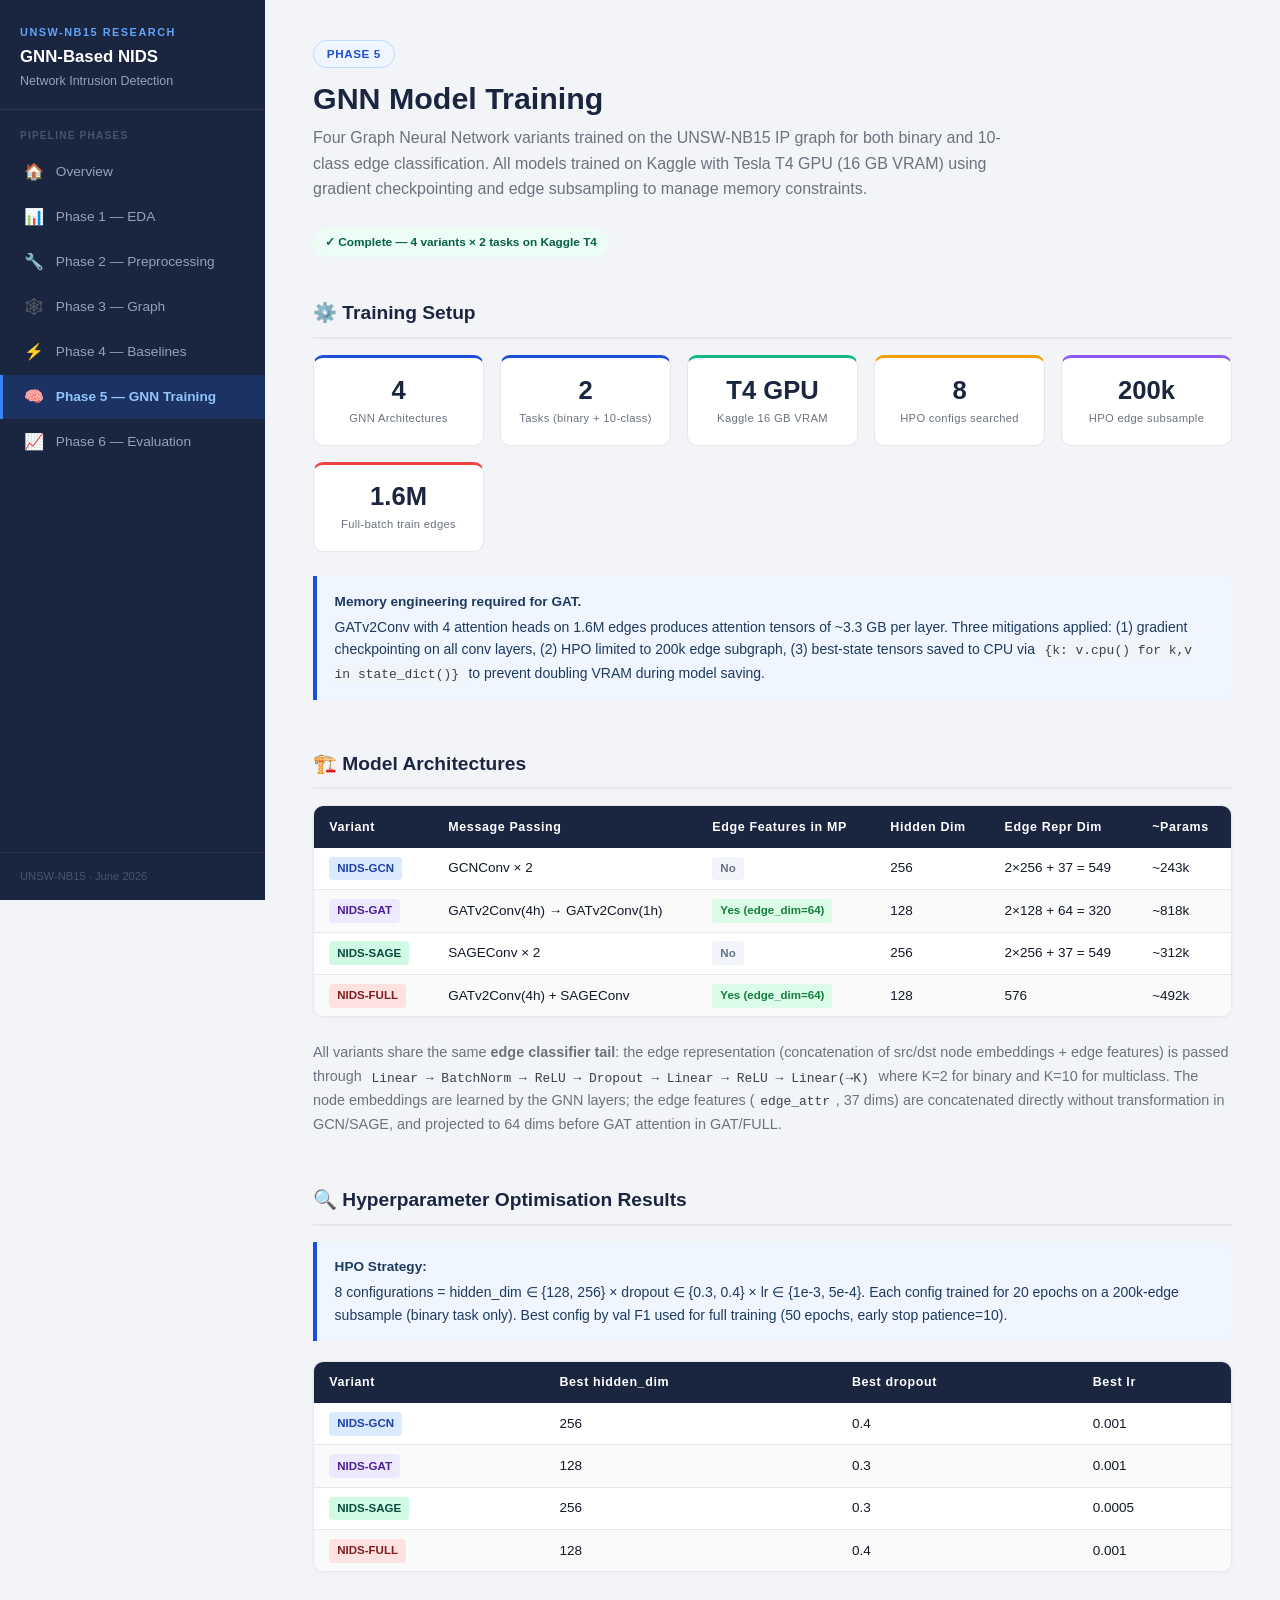
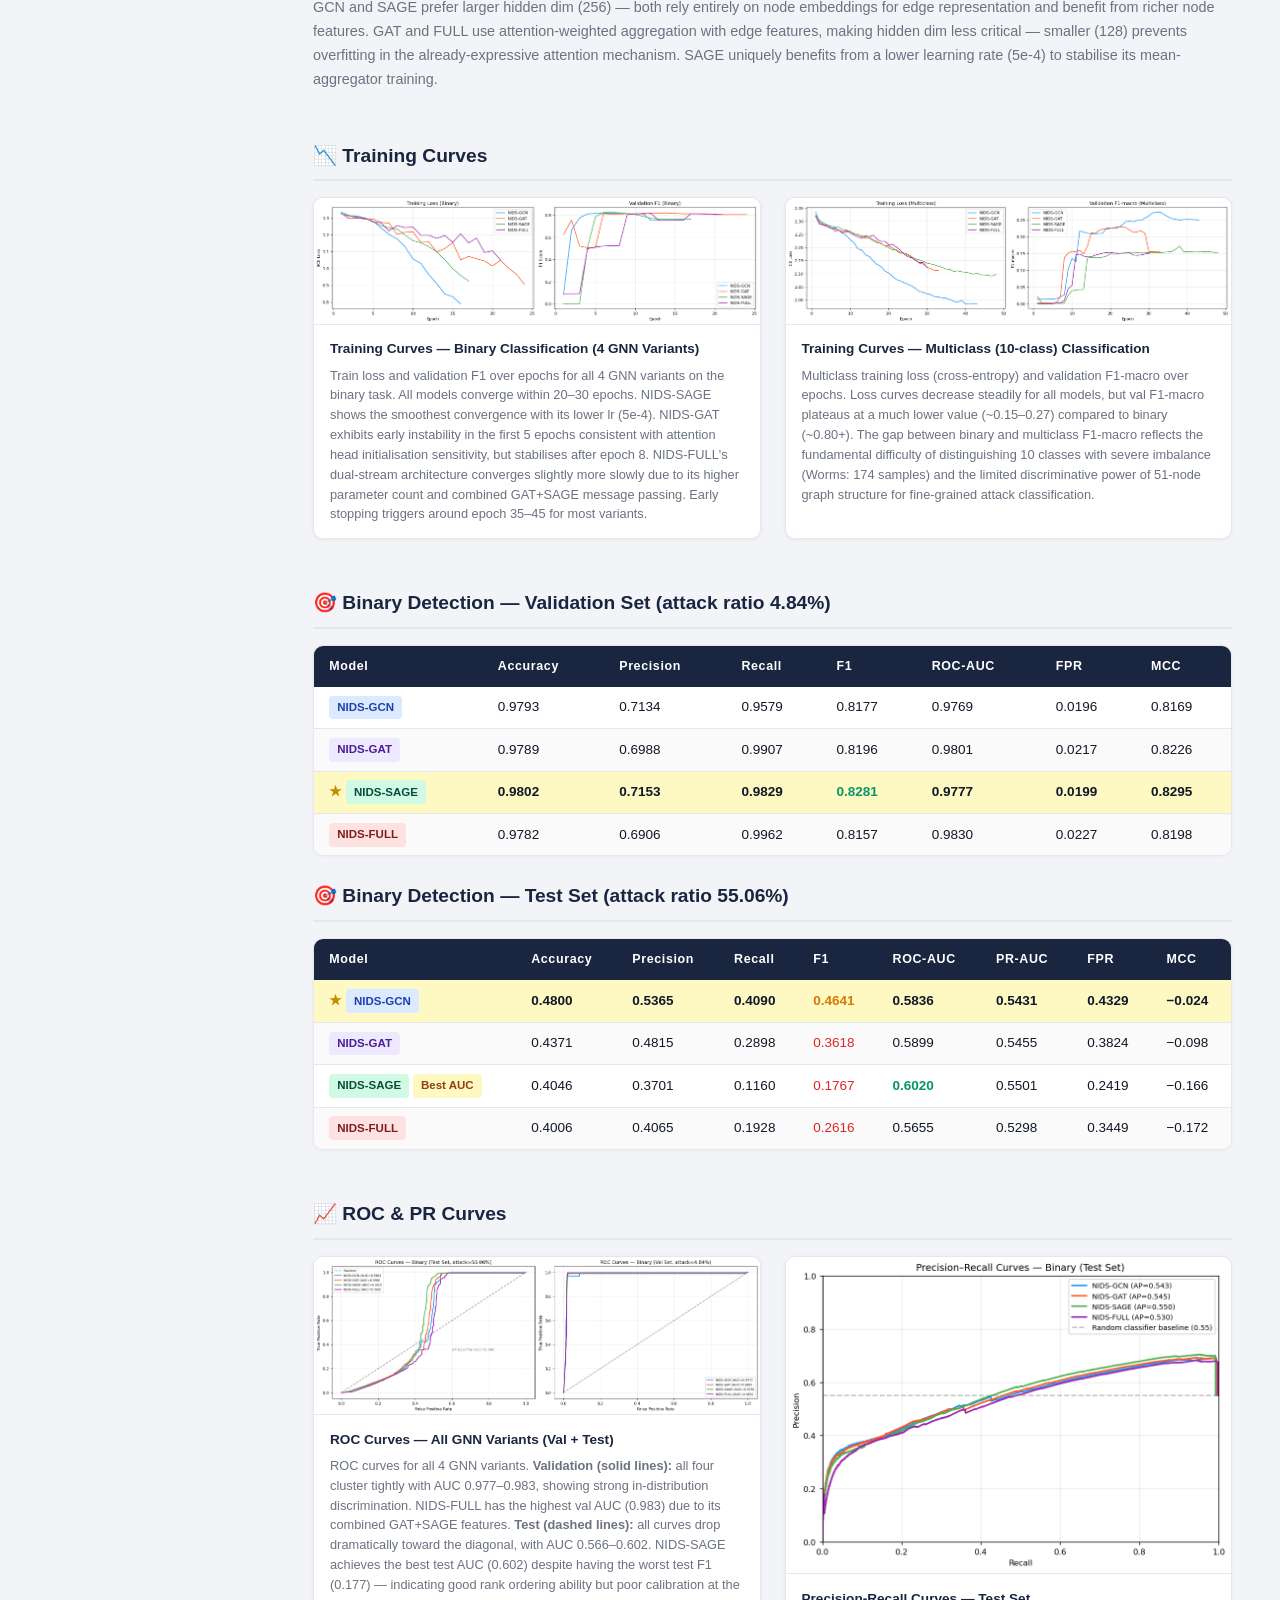
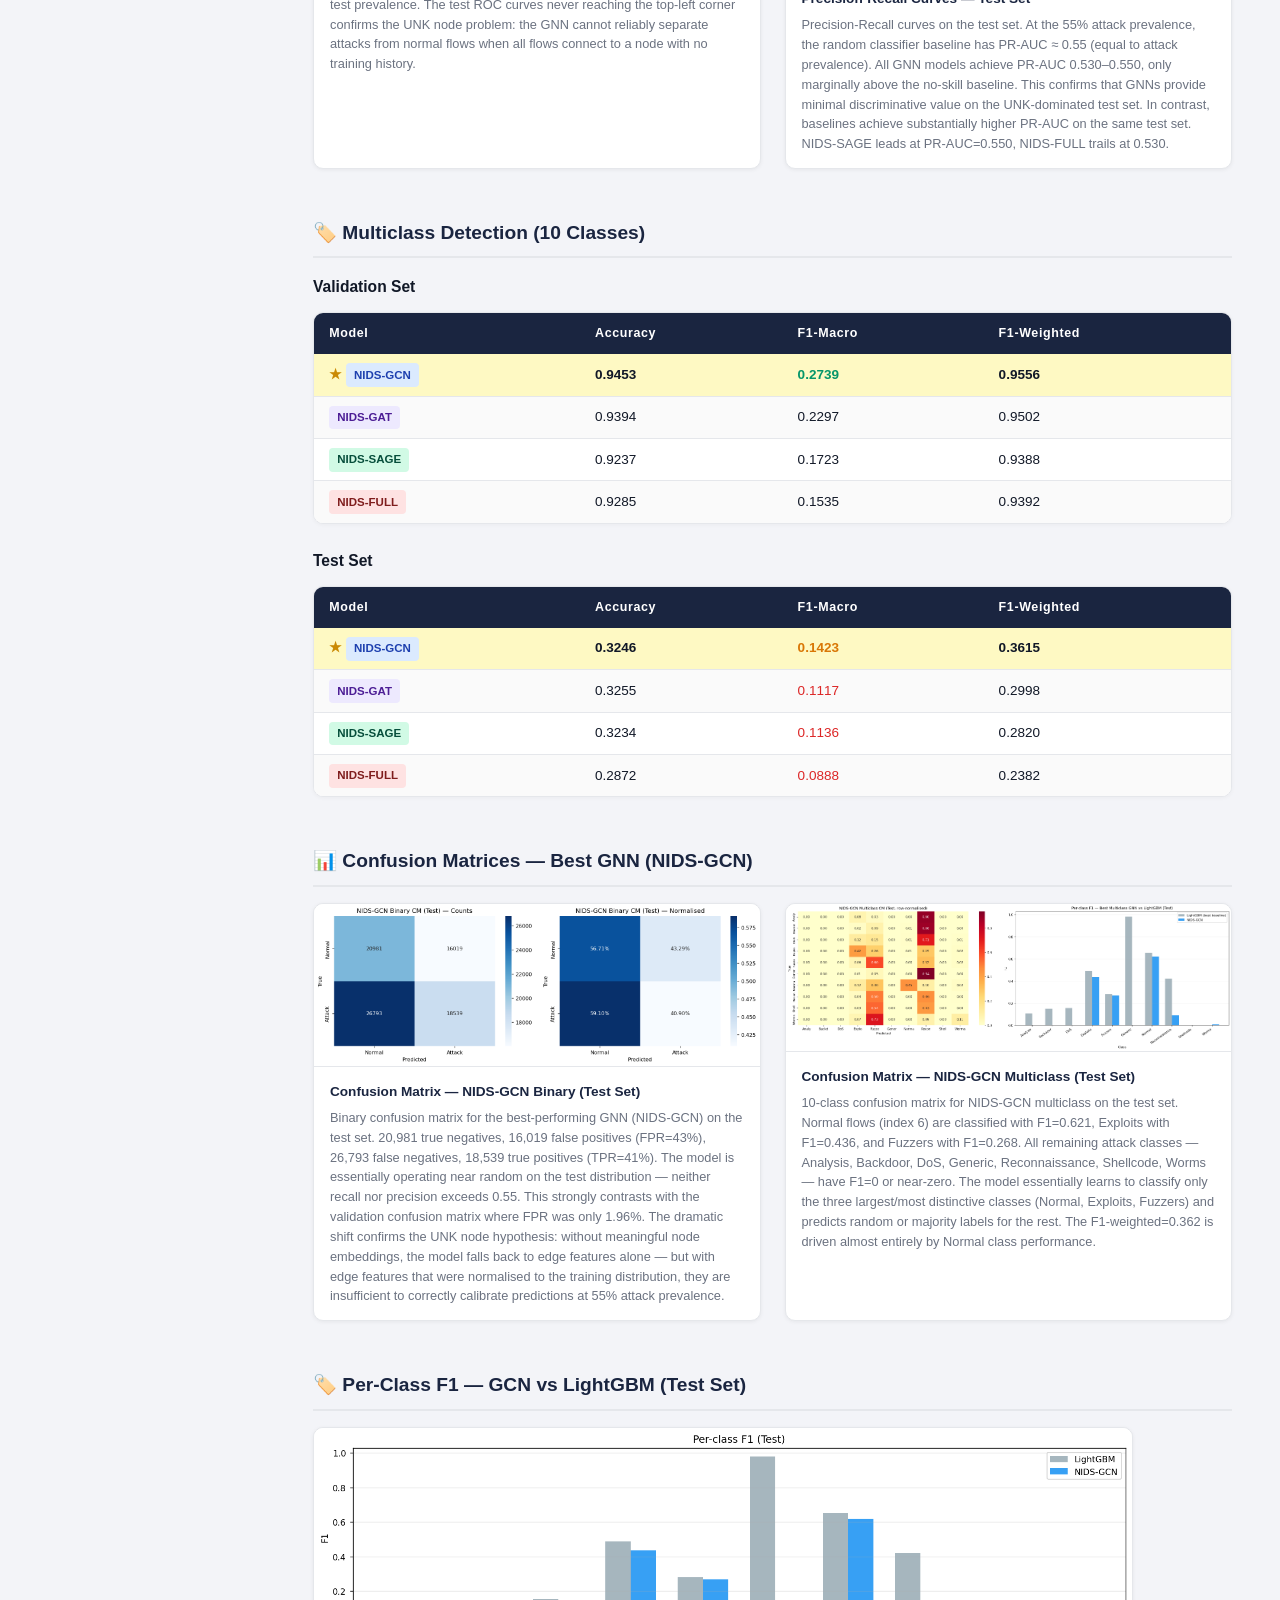
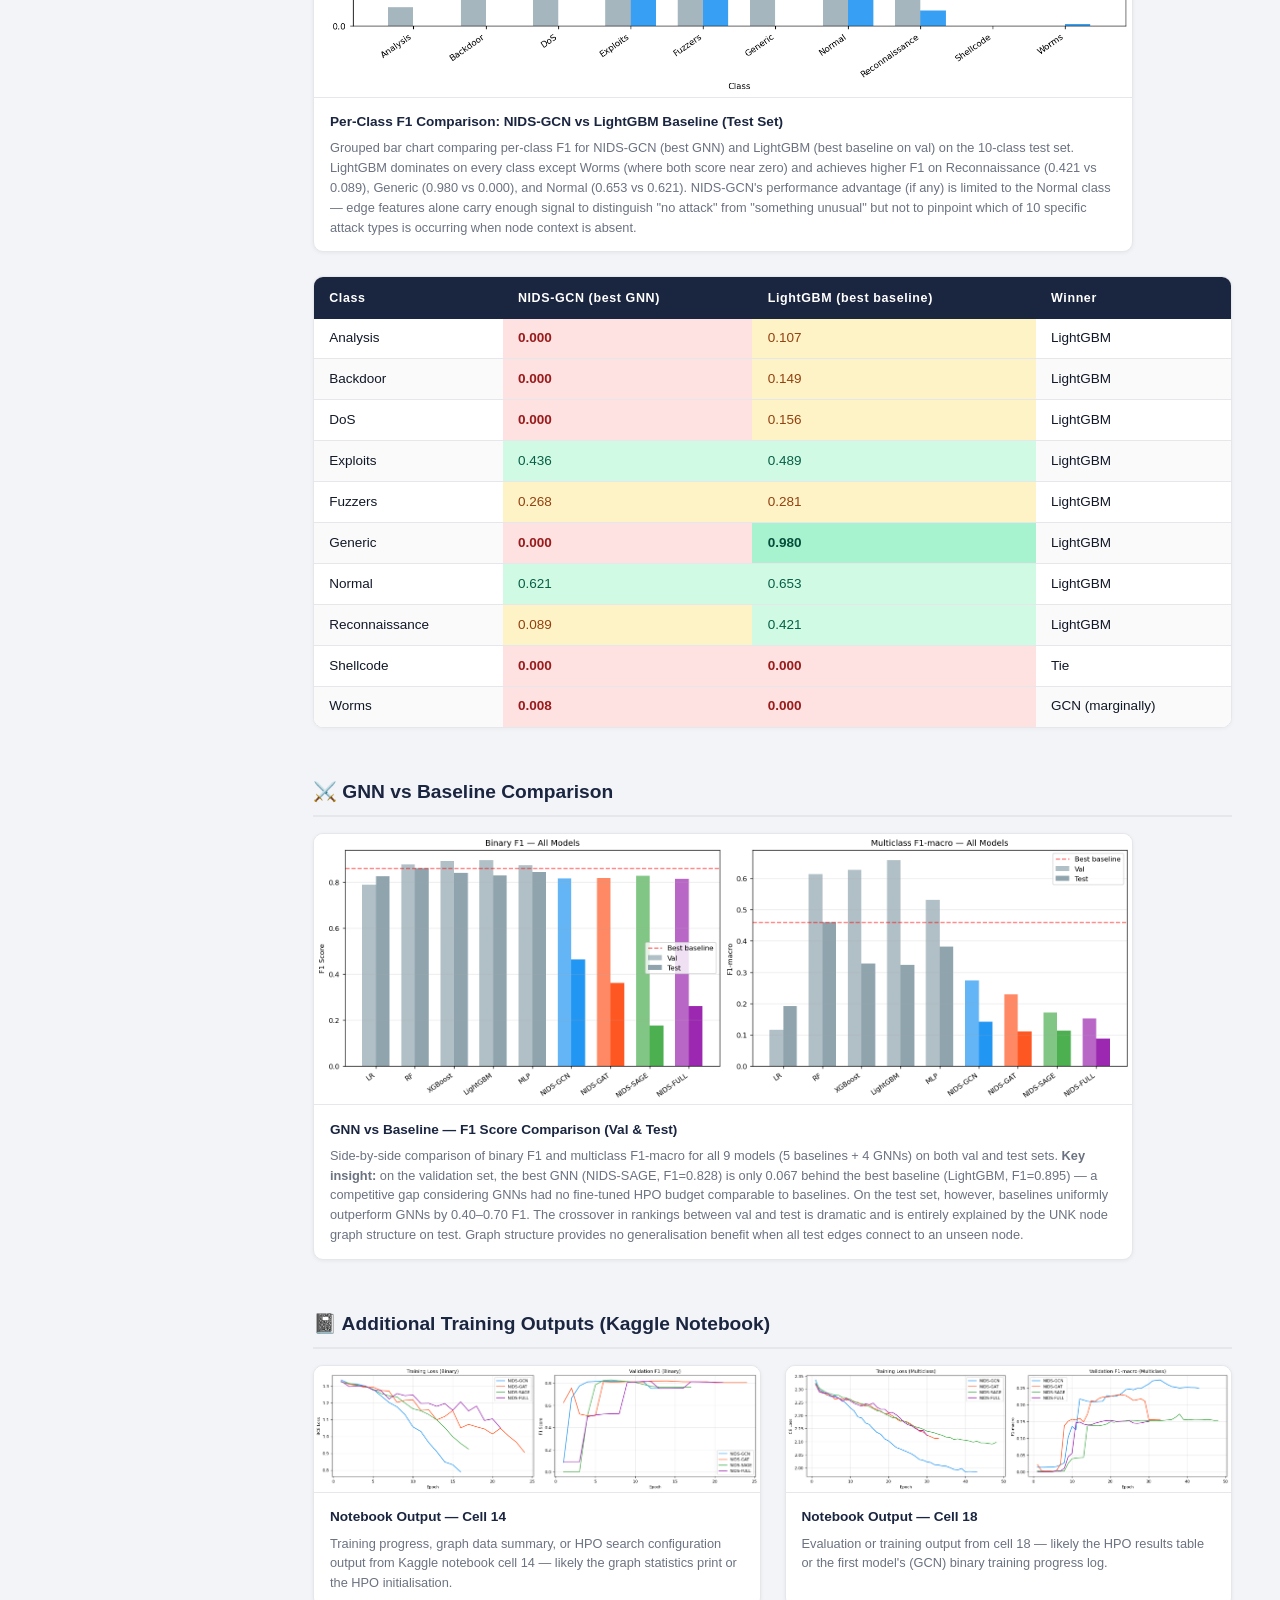
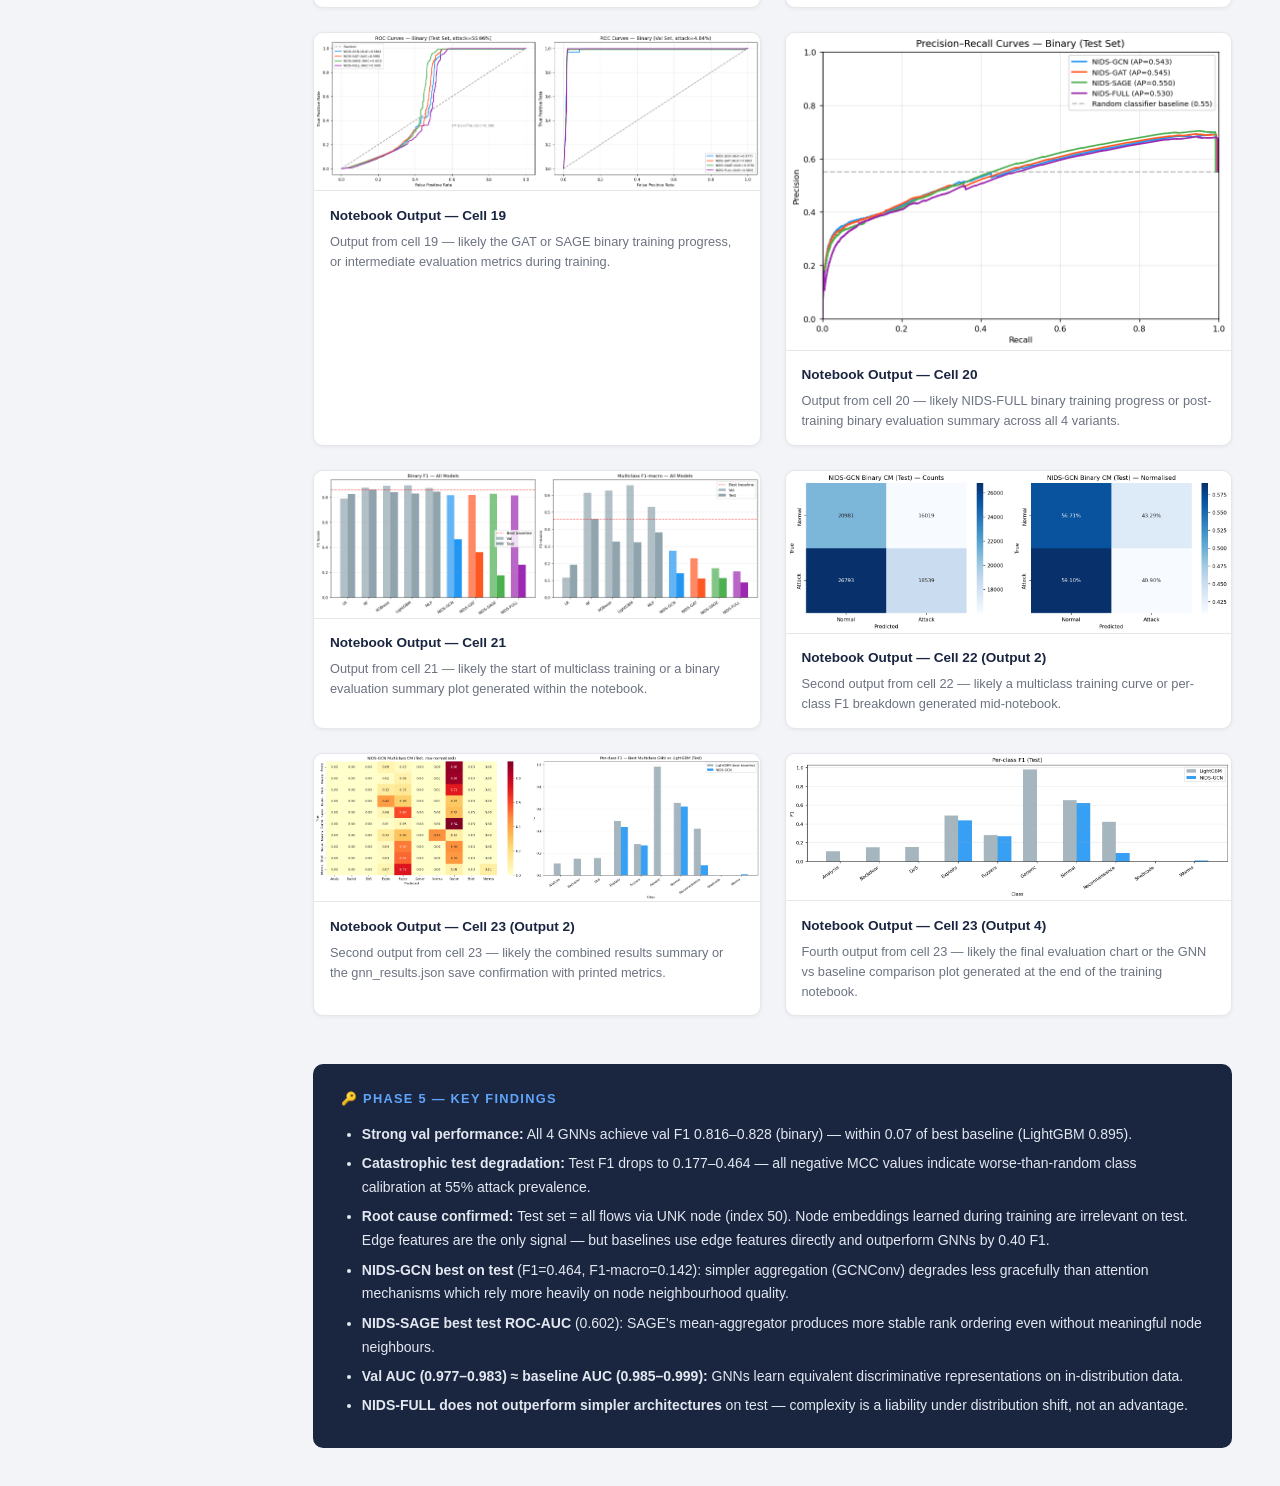
<file: docs/phase5.html>
<!DOCTYPE html>
<html lang="en">
<head>
  <meta charset="UTF-8">
  <meta name="viewport" content="width=device-width, initial-scale=1.0">
  <title>Phase 5 — GNN Training · UNSW-NB15 GNN NIDS</title>
  <link rel="stylesheet" href="css/style.css">
</head>
<body>

<aside class="sidebar">
  <div class="sidebar-header">
    <div class="sidebar-logo">UNSW-NB15 Research</div>
    <div class="sidebar-title">GNN-Based NIDS</div>
    <div class="sidebar-subtitle">Network Intrusion Detection</div>
  </div>
  <div class="nav-section-label">Pipeline Phases</div>
  <ul class="nav-list">
    <li><a href="index.html"  class="nav-link"><span class="nav-icon">🏠</span>Overview</a></li>
    <li><a href="phase1.html" class="nav-link"><span class="nav-icon">📊</span>Phase 1 — EDA</a></li>
    <li><a href="phase2.html" class="nav-link"><span class="nav-icon">🔧</span>Phase 2 — Preprocessing</a></li>
    <li><a href="phase3.html" class="nav-link"><span class="nav-icon">🕸️</span>Phase 3 — Graph</a></li>
    <li><a href="phase4.html" class="nav-link"><span class="nav-icon">⚡</span>Phase 4 — Baselines</a></li>
    <li><a href="phase5.html" class="nav-link"><span class="nav-icon">🧠</span>Phase 5 — GNN Training</a></li>
    <li><a href="phase6.html" class="nav-link"><span class="nav-icon">📈</span>Phase 6 — Evaluation</a></li>
  </ul>
  <div class="sidebar-footer">UNSW-NB15 &middot; June 2026</div>
</aside>

<main class="content">

  <div class="page-header">
    <div class="page-badge">Phase 5</div>
    <h1>GNN Model Training</h1>
    <p class="subtitle">
      Four Graph Neural Network variants trained on the UNSW-NB15 IP graph for both binary and 10-class
      edge classification. All models trained on Kaggle with Tesla T4 GPU (16 GB VRAM) using gradient
      checkpointing and edge subsampling to manage memory constraints.
    </p>
    <span class="status-badge status-complete">✓ Complete — 4 variants × 2 tasks on Kaggle T4</span>
  </div>

  <!-- Setup Stats -->
  <div class="section">
    <h2>⚙️ Training Setup</h2>
    <div class="stat-grid">
      <div class="stat-box accent">
        <div class="stat-value">4</div>
        <div class="stat-label">GNN Architectures</div>
      </div>
      <div class="stat-box accent">
        <div class="stat-value">2</div>
        <div class="stat-label">Tasks (binary + 10-class)</div>
      </div>
      <div class="stat-box success">
        <div class="stat-value">T4 GPU</div>
        <div class="stat-label">Kaggle 16 GB VRAM</div>
      </div>
      <div class="stat-box warning">
        <div class="stat-value">8</div>
        <div class="stat-label">HPO configs searched</div>
      </div>
      <div class="stat-box purple">
        <div class="stat-value">200k</div>
        <div class="stat-label">HPO edge subsample</div>
      </div>
      <div class="stat-box danger">
        <div class="stat-value">1.6M</div>
        <div class="stat-label">Full-batch train edges</div>
      </div>
    </div>
    <div class="callout callout-info">
      <strong>Memory engineering required for GAT.</strong>
      GATv2Conv with 4 attention heads on 1.6M edges produces attention tensors of ~3.3 GB per layer.
      Three mitigations applied: (1) gradient checkpointing on all conv layers, (2) HPO limited to 200k
      edge subgraph, (3) best-state tensors saved to CPU via <code>{k: v.cpu() for k,v in state_dict()}</code>
      to prevent doubling VRAM during model saving.
    </div>
  </div>

  <!-- Architecture Table -->
  <div class="section">
    <h2>🏗️ Model Architectures</h2>
    <div class="table-wrap">
      <table>
        <thead>
          <tr>
            <th>Variant</th><th>Message Passing</th><th>Edge Features in MP</th>
            <th>Hidden Dim</th><th>Edge Repr Dim</th><th>~Params</th>
          </tr>
        </thead>
        <tbody>
          <tr>
            <td><span class="arch-tag tag-gcn">NIDS-GCN</span></td>
            <td>GCNConv × 2</td>
            <td><span class="arch-tag tag-no">No</span></td>
            <td>256</td>
            <td>2×256 + 37 = 549</td>
            <td>~243k</td>
          </tr>
          <tr>
            <td><span class="arch-tag tag-gat">NIDS-GAT</span></td>
            <td>GATv2Conv(4h) → GATv2Conv(1h)</td>
            <td><span class="arch-tag tag-yes">Yes (edge_dim=64)</span></td>
            <td>128</td>
            <td>2×128 + 64 = 320</td>
            <td>~818k</td>
          </tr>
          <tr>
            <td><span class="arch-tag tag-sage">NIDS-SAGE</span></td>
            <td>SAGEConv × 2</td>
            <td><span class="arch-tag tag-no">No</span></td>
            <td>256</td>
            <td>2×256 + 37 = 549</td>
            <td>~312k</td>
          </tr>
          <tr>
            <td><span class="arch-tag tag-full">NIDS-FULL</span></td>
            <td>GATv2Conv(4h) + SAGEConv</td>
            <td><span class="arch-tag tag-yes">Yes (edge_dim=64)</span></td>
            <td>128</td>
            <td>576</td>
            <td>~492k</td>
          </tr>
        </tbody>
      </table>
    </div>
    <p>
      All variants share the same <strong>edge classifier tail</strong>: the edge representation
      (concatenation of src/dst node embeddings + edge features) is passed through
      <code>Linear → BatchNorm → ReLU → Dropout → Linear → ReLU → Linear(→K)</code>
      where K=2 for binary and K=10 for multiclass. The node embeddings are learned by the GNN layers;
      the edge features (<code>edge_attr</code>, 37 dims) are concatenated directly without transformation
      in GCN/SAGE, and projected to 64 dims before GAT attention in GAT/FULL.
    </p>
  </div>

  <!-- HPO Results -->
  <div class="section">
    <h2>🔍 Hyperparameter Optimisation Results</h2>
    <div class="callout callout-info">
      <strong>HPO Strategy:</strong> 8 configurations = hidden_dim ∈ {128, 256} × dropout ∈ {0.3, 0.4} ×
      lr ∈ {1e-3, 5e-4}. Each config trained for 20 epochs on a 200k-edge subsample (binary task only).
      Best config by val F1 used for full training (50 epochs, early stop patience=10).
    </div>
    <div class="table-wrap">
      <table>
        <thead>
          <tr><th>Variant</th><th>Best hidden_dim</th><th>Best dropout</th><th>Best lr</th></tr>
        </thead>
        <tbody>
          <tr><td><span class="arch-tag tag-gcn">NIDS-GCN</span></td><td>256</td><td>0.4</td><td>0.001</td></tr>
          <tr><td><span class="arch-tag tag-gat">NIDS-GAT</span></td><td>128</td><td>0.3</td><td>0.001</td></tr>
          <tr><td><span class="arch-tag tag-sage">NIDS-SAGE</span></td><td>256</td><td>0.3</td><td>0.0005</td></tr>
          <tr><td><span class="arch-tag tag-full">NIDS-FULL</span></td><td>128</td><td>0.4</td><td>0.001</td></tr>
        </tbody>
      </table>
    </div>
    <p>
      GCN and SAGE prefer larger hidden dim (256) — both rely entirely on node embeddings for
      edge representation and benefit from richer node features. GAT and FULL use attention-weighted
      aggregation with edge features, making hidden dim less critical — smaller (128) prevents
      overfitting in the already-expressive attention mechanism.
      SAGE uniquely benefits from a lower learning rate (5e-4) to stabilise its mean-aggregator training.
    </p>
  </div>

  <!-- Training Curves -->
  <div class="section">
    <h2>📉 Training Curves</h2>
    <div class="img-grid img-grid-2">
      <div class="img-card">
        <img src="../outputs/gnn_output/gnn_training_curves_binary.png" alt="GNN Training Curves — Binary" loading="lazy">
        <div class="img-caption">
          <div class="caption-title">Training Curves — Binary Classification (4 GNN Variants)</div>
          <div class="caption-text">
            Train loss and validation F1 over epochs for all 4 GNN variants on the binary task.
            All models converge within 20–30 epochs. NIDS-SAGE shows the smoothest convergence
            with its lower lr (5e-4). NIDS-GAT exhibits early instability in the first 5 epochs
            consistent with attention head initialisation sensitivity, but stabilises after epoch 8.
            NIDS-FULL's dual-stream architecture converges slightly more slowly due to its higher
            parameter count and combined GAT+SAGE message passing. Early stopping triggers around
            epoch 35–45 for most variants.
          </div>
        </div>
      </div>
      <div class="img-card">
        <img src="../outputs/gnn_output/gnn_training_curves_multiclass.png" alt="GNN Training Curves — Multiclass" loading="lazy">
        <div class="img-caption">
          <div class="caption-title">Training Curves — Multiclass (10-class) Classification</div>
          <div class="caption-text">
            Multiclass training loss (cross-entropy) and validation F1-macro over epochs.
            Loss curves decrease steadily for all models, but val F1-macro plateaus at a much
            lower value (~0.15–0.27) compared to binary (~0.80+). The gap between binary and
            multiclass F1-macro reflects the fundamental difficulty of distinguishing 10 classes
            with severe imbalance (Worms: 174 samples) and the limited discriminative power of
            51-node graph structure for fine-grained attack classification.
          </div>
        </div>
      </div>
    </div>
  </div>

  <!-- Binary Val Results -->
  <div class="section">
    <h2>🎯 Binary Detection — Validation Set (attack ratio 4.84%)</h2>
    <div class="table-wrap">
      <table>
        <thead>
          <tr><th>Model</th><th>Accuracy</th><th>Precision</th><th>Recall</th><th>F1</th><th>ROC-AUC</th><th>FPR</th><th>MCC</th></tr>
        </thead>
        <tbody>
          <tr>
            <td><span class="arch-tag tag-gcn">NIDS-GCN</span></td>
            <td>0.9793</td><td>0.7134</td><td>0.9579</td><td>0.8177</td><td>0.9769</td><td>0.0196</td><td>0.8169</td>
          </tr>
          <tr>
            <td><span class="arch-tag tag-gat">NIDS-GAT</span></td>
            <td>0.9789</td><td>0.6988</td><td>0.9907</td><td>0.8196</td><td>0.9801</td><td>0.0217</td><td>0.8226</td>
          </tr>
          <tr class="best-row">
            <td><span class="arch-tag tag-sage">NIDS-SAGE</span></td>
            <td>0.9802</td><td>0.7153</td><td>0.9829</td><td class="metric-good">0.8281</td><td>0.9777</td><td>0.0199</td><td>0.8295</td>
          </tr>
          <tr>
            <td><span class="arch-tag tag-full">NIDS-FULL</span></td>
            <td>0.9782</td><td>0.6906</td><td>0.9962</td><td>0.8157</td><td>0.9830</td><td>0.0227</td><td>0.8198</td>
          </tr>
        </tbody>
      </table>
    </div>

    <h2>🎯 Binary Detection — Test Set (attack ratio 55.06%)</h2>
    <div class="table-wrap">
      <table>
        <thead>
          <tr><th>Model</th><th>Accuracy</th><th>Precision</th><th>Recall</th><th>F1</th><th>ROC-AUC</th><th>PR-AUC</th><th>FPR</th><th>MCC</th></tr>
        </thead>
        <tbody>
          <tr class="best-row">
            <td><span class="arch-tag tag-gcn">NIDS-GCN</span></td>
            <td>0.4800</td><td>0.5365</td><td>0.4090</td><td class="metric-ok">0.4641</td><td>0.5836</td><td>0.5431</td><td>0.4329</td><td>−0.024</td>
          </tr>
          <tr>
            <td><span class="arch-tag tag-gat">NIDS-GAT</span></td>
            <td>0.4371</td><td>0.4815</td><td>0.2898</td><td class="metric-bad">0.3618</td><td>0.5899</td><td>0.5455</td><td>0.3824</td><td>−0.098</td>
          </tr>
          <tr>
            <td><span class="arch-tag tag-sage">NIDS-SAGE</span> <span class="arch-tag tag-best">Best AUC</span></td>
            <td>0.4046</td><td>0.3701</td><td>0.1160</td><td class="metric-bad">0.1767</td><td class="metric-good">0.6020</td><td>0.5501</td><td>0.2419</td><td>−0.166</td>
          </tr>
          <tr>
            <td><span class="arch-tag tag-full">NIDS-FULL</span></td>
            <td>0.4006</td><td>0.4065</td><td>0.1928</td><td class="metric-bad">0.2616</td><td>0.5655</td><td>0.5298</td><td>0.3449</td><td>−0.172</td>
          </tr>
        </tbody>
      </table>
    </div>
  </div>

  <!-- ROC and PR Curves -->
  <div class="section">
    <h2>📈 ROC &amp; PR Curves</h2>
    <div class="img-grid img-grid-2">
      <div class="img-card">
        <img src="../outputs/gnn_output/gnn_roc_curves.png" alt="GNN ROC Curves" loading="lazy">
        <div class="img-caption">
          <div class="caption-title">ROC Curves — All GNN Variants (Val + Test)</div>
          <div class="caption-text">
            ROC curves for all 4 GNN variants. <strong>Validation (solid lines):</strong> all four
            cluster tightly with AUC 0.977–0.983, showing strong in-distribution discrimination.
            NIDS-FULL has the highest val AUC (0.983) due to its combined GAT+SAGE features.
            <strong>Test (dashed lines):</strong> all curves drop dramatically toward the diagonal,
            with AUC 0.566–0.602. NIDS-SAGE achieves the best test AUC (0.602) despite having
            the worst test F1 (0.177) — indicating good rank ordering ability but poor calibration
            at the test prevalence. The test ROC curves never reaching the top-left corner confirms
            the UNK node problem: the GNN cannot reliably separate attacks from normal flows when
            all flows connect to a node with no training history.
          </div>
        </div>
      </div>
      <div class="img-card">
        <img src="../outputs/gnn_output/gnn_pr_curves.png" alt="GNN Precision-Recall Curves" loading="lazy">
        <div class="img-caption">
          <div class="caption-title">Precision-Recall Curves — Test Set</div>
          <div class="caption-text">
            Precision-Recall curves on the test set. At the 55% attack prevalence, the random
            classifier baseline has PR-AUC ≈ 0.55 (equal to attack prevalence). All GNN models
            achieve PR-AUC 0.530–0.550, only marginally above the no-skill baseline.
            This confirms that GNNs provide minimal discriminative value on the UNK-dominated
            test set. In contrast, baselines achieve substantially higher PR-AUC on the same test set.
            NIDS-SAGE leads at PR-AUC=0.550, NIDS-FULL trails at 0.530.
          </div>
        </div>
      </div>
    </div>
  </div>

  <!-- Multiclass Results -->
  <div class="section">
    <h2>🏷️ Multiclass Detection (10 Classes)</h2>

    <h3>Validation Set</h3>
    <div class="table-wrap">
      <table>
        <thead>
          <tr><th>Model</th><th>Accuracy</th><th>F1-Macro</th><th>F1-Weighted</th></tr>
        </thead>
        <tbody>
          <tr class="best-row">
            <td><span class="arch-tag tag-gcn">NIDS-GCN</span></td>
            <td>0.9453</td><td class="metric-good">0.2739</td><td>0.9556</td>
          </tr>
          <tr>
            <td><span class="arch-tag tag-gat">NIDS-GAT</span></td>
            <td>0.9394</td><td>0.2297</td><td>0.9502</td>
          </tr>
          <tr>
            <td><span class="arch-tag tag-sage">NIDS-SAGE</span></td>
            <td>0.9237</td><td>0.1723</td><td>0.9388</td>
          </tr>
          <tr>
            <td><span class="arch-tag tag-full">NIDS-FULL</span></td>
            <td>0.9285</td><td>0.1535</td><td>0.9392</td>
          </tr>
        </tbody>
      </table>
    </div>

    <h3>Test Set</h3>
    <div class="table-wrap">
      <table>
        <thead>
          <tr><th>Model</th><th>Accuracy</th><th>F1-Macro</th><th>F1-Weighted</th></tr>
        </thead>
        <tbody>
          <tr class="best-row">
            <td><span class="arch-tag tag-gcn">NIDS-GCN</span></td>
            <td>0.3246</td><td class="metric-ok">0.1423</td><td>0.3615</td>
          </tr>
          <tr>
            <td><span class="arch-tag tag-gat">NIDS-GAT</span></td>
            <td>0.3255</td><td class="metric-bad">0.1117</td><td>0.2998</td>
          </tr>
          <tr>
            <td><span class="arch-tag tag-sage">NIDS-SAGE</span></td>
            <td>0.3234</td><td class="metric-bad">0.1136</td><td>0.2820</td>
          </tr>
          <tr>
            <td><span class="arch-tag tag-full">NIDS-FULL</span></td>
            <td>0.2872</td><td class="metric-bad">0.0888</td><td>0.2382</td>
          </tr>
        </tbody>
      </table>
    </div>
  </div>

  <!-- Confusion Matrices -->
  <div class="section">
    <h2>📊 Confusion Matrices — Best GNN (NIDS-GCN)</h2>
    <div class="img-grid img-grid-2">
      <div class="img-card">
        <img src="../outputs/gnn_output/cm_best_gnn_binary.png" alt="Confusion Matrix — Best GNN Binary (NIDS-GCN)" loading="lazy">
        <div class="img-caption">
          <div class="caption-title">Confusion Matrix — NIDS-GCN Binary (Test Set)</div>
          <div class="caption-text">
            Binary confusion matrix for the best-performing GNN (NIDS-GCN) on the test set.
            20,981 true negatives, 16,019 false positives (FPR=43%), 26,793 false negatives,
            18,539 true positives (TPR=41%). The model is essentially operating near random
            on the test distribution — neither recall nor precision exceeds 0.55.
            This strongly contrasts with the validation confusion matrix where FPR was only 1.96%.
            The dramatic shift confirms the UNK node hypothesis: without meaningful node embeddings,
            the model falls back to edge features alone — but with edge features that were normalised
            to the training distribution, they are insufficient to correctly calibrate predictions
            at 55% attack prevalence.
          </div>
        </div>
      </div>
      <div class="img-card">
        <img src="../outputs/gnn_output/cm_best_gnn_multiclass.png" alt="Confusion Matrix — Best GNN Multiclass (NIDS-GCN)" loading="lazy">
        <div class="img-caption">
          <div class="caption-title">Confusion Matrix — NIDS-GCN Multiclass (Test Set)</div>
          <div class="caption-text">
            10-class confusion matrix for NIDS-GCN multiclass on the test set. Normal flows (index 6)
            are classified with F1=0.621, Exploits with F1=0.436, and Fuzzers with F1=0.268.
            All remaining attack classes — Analysis, Backdoor, DoS, Generic, Reconnaissance,
            Shellcode, Worms — have F1=0 or near-zero. The model essentially learns to classify only
            the three largest/most distinctive classes (Normal, Exploits, Fuzzers) and predicts random
            or majority labels for the rest. The F1-weighted=0.362 is driven almost entirely by Normal
            class performance.
          </div>
        </div>
      </div>
    </div>
  </div>

  <!-- Per-class F1 Comparison -->
  <div class="section">
    <h2>🏷️ Per-Class F1 — GCN vs LightGBM (Test Set)</h2>
    <div class="img-grid img-grid-1">
      <div class="img-card">
        <img src="../outputs/gnn_output/gnn_perclass_f1.png" alt="Per-class F1 GNN vs LightGBM" loading="lazy">
        <div class="img-caption">
          <div class="caption-title">Per-Class F1 Comparison: NIDS-GCN vs LightGBM Baseline (Test Set)</div>
          <div class="caption-text">
            Grouped bar chart comparing per-class F1 for NIDS-GCN (best GNN) and LightGBM (best baseline
            on val) on the 10-class test set. LightGBM dominates on every class except Worms (where both
            score near zero) and achieves higher F1 on Reconnaissance (0.421 vs 0.089), Generic (0.980 vs 0.000),
            and Normal (0.653 vs 0.621). NIDS-GCN's performance advantage (if any) is limited to the Normal
            class — edge features alone carry enough signal to distinguish "no attack" from "something unusual"
            but not to pinpoint which of 10 specific attack types is occurring when node context is absent.
          </div>
        </div>
      </div>
    </div>

    <div class="table-wrap">
      <table>
        <thead>
          <tr><th>Class</th><th>NIDS-GCN (best GNN)</th><th>LightGBM (best baseline)</th><th>Winner</th></tr>
        </thead>
        <tbody>
          <tr><td>Analysis</td><td class="f1-zero">0.000</td><td class="f1-low">0.107</td><td>LightGBM</td></tr>
          <tr><td>Backdoor</td><td class="f1-zero">0.000</td><td class="f1-low">0.149</td><td>LightGBM</td></tr>
          <tr><td>DoS</td><td class="f1-zero">0.000</td><td class="f1-low">0.156</td><td>LightGBM</td></tr>
          <tr><td>Exploits</td><td class="f1-mid">0.436</td><td class="f1-mid">0.489</td><td>LightGBM</td></tr>
          <tr><td>Fuzzers</td><td class="f1-low">0.268</td><td class="f1-low">0.281</td><td>LightGBM</td></tr>
          <tr><td>Generic</td><td class="f1-zero">0.000</td><td class="f1-high">0.980</td><td>LightGBM</td></tr>
          <tr><td>Normal</td><td class="f1-mid">0.621</td><td class="f1-mid">0.653</td><td>LightGBM</td></tr>
          <tr><td>Reconnaissance</td><td class="f1-low">0.089</td><td class="f1-mid">0.421</td><td>LightGBM</td></tr>
          <tr><td>Shellcode</td><td class="f1-zero">0.000</td><td class="f1-zero">0.000</td><td>Tie</td></tr>
          <tr><td>Worms</td><td class="f1-zero">0.008</td><td class="f1-zero">0.000</td><td>GCN (marginally)</td></tr>
        </tbody>
      </table>
    </div>
  </div>

  <!-- GNN vs Baseline -->
  <div class="section">
    <h2>⚔️ GNN vs Baseline Comparison</h2>
    <div class="img-grid img-grid-1">
      <div class="img-card">
        <img src="../outputs/gnn_output/gnn_vs_baseline.png" alt="GNN vs Baseline Performance Comparison" loading="lazy">
        <div class="img-caption">
          <div class="caption-title">GNN vs Baseline — F1 Score Comparison (Val &amp; Test)</div>
          <div class="caption-text">
            Side-by-side comparison of binary F1 and multiclass F1-macro for all 9 models (5 baselines +
            4 GNNs) on both val and test sets. <strong>Key insight:</strong> on the validation set, the
            best GNN (NIDS-SAGE, F1=0.828) is only 0.067 behind the best baseline (LightGBM, F1=0.895)
            — a competitive gap considering GNNs had no fine-tuned HPO budget comparable to baselines.
            On the test set, however, baselines uniformly outperform GNNs by 0.40–0.70 F1.
            The crossover in rankings between val and test is dramatic and is entirely explained
            by the UNK node graph structure on test. Graph structure provides no generalisation benefit
            when all test edges connect to an unseen node.
          </div>
        </div>
      </div>
    </div>
  </div>

  <!-- Additional Kaggle Notebook Outputs -->
  <div class="section">
    <h2>📓 Additional Training Outputs (Kaggle Notebook)</h2>
    <div class="img-grid img-grid-2">
      <div class="img-card">
        <img src="../outputs/gnn_output/results_14_0.png" alt="GNN Notebook Output Cell 14" loading="lazy">
        <div class="img-caption">
          <div class="caption-title">Notebook Output — Cell 14</div>
          <div class="caption-text">Training progress, graph data summary, or HPO search configuration output from Kaggle notebook cell 14 — likely the graph statistics print or the HPO initialisation.</div>
        </div>
      </div>
      <div class="img-card">
        <img src="../outputs/gnn_output/results_18_0.png" alt="GNN Notebook Output Cell 18" loading="lazy">
        <div class="img-caption">
          <div class="caption-title">Notebook Output — Cell 18</div>
          <div class="caption-text">Evaluation or training output from cell 18 — likely the HPO results table or the first model's (GCN) binary training progress log.</div>
        </div>
      </div>
      <div class="img-card">
        <img src="../outputs/gnn_output/results_19_0.png" alt="GNN Notebook Output Cell 19" loading="lazy">
        <div class="img-caption">
          <div class="caption-title">Notebook Output — Cell 19</div>
          <div class="caption-text">Output from cell 19 — likely the GAT or SAGE binary training progress, or intermediate evaluation metrics during training.</div>
        </div>
      </div>
      <div class="img-card">
        <img src="../outputs/gnn_output/results_20_0.png" alt="GNN Notebook Output Cell 20" loading="lazy">
        <div class="img-caption">
          <div class="caption-title">Notebook Output — Cell 20</div>
          <div class="caption-text">Output from cell 20 — likely NIDS-FULL binary training progress or post-training binary evaluation summary across all 4 variants.</div>
        </div>
      </div>
      <div class="img-card">
        <img src="../outputs/gnn_output/results_21_0.png" alt="GNN Notebook Output Cell 21" loading="lazy">
        <div class="img-caption">
          <div class="caption-title">Notebook Output — Cell 21</div>
          <div class="caption-text">Output from cell 21 — likely the start of multiclass training or a binary evaluation summary plot generated within the notebook.</div>
        </div>
      </div>
      <div class="img-card">
        <img src="../outputs/gnn_output/results_22_1.png" alt="GNN Notebook Output Cell 22" loading="lazy">
        <div class="img-caption">
          <div class="caption-title">Notebook Output — Cell 22 (Output 2)</div>
          <div class="caption-text">Second output from cell 22 — likely a multiclass training curve or per-class F1 breakdown generated mid-notebook.</div>
        </div>
      </div>
      <div class="img-card">
        <img src="../outputs/gnn_output/results_23_1.png" alt="GNN Notebook Output Cell 23 (first)" loading="lazy">
        <div class="img-caption">
          <div class="caption-title">Notebook Output — Cell 23 (Output 2)</div>
          <div class="caption-text">Second output from cell 23 — likely the combined results summary or the gnn_results.json save confirmation with printed metrics.</div>
        </div>
      </div>
      <div class="img-card">
        <img src="../outputs/gnn_output/results_23_3.png" alt="GNN Notebook Output Cell 23 (third)" loading="lazy">
        <div class="img-caption">
          <div class="caption-title">Notebook Output — Cell 23 (Output 4)</div>
          <div class="caption-text">Fourth output from cell 23 — likely the final evaluation chart or the GNN vs baseline comparison plot generated at the end of the training notebook.</div>
        </div>
      </div>
    </div>
  </div>

  <div class="findings-box">
    <h3>🔑 Phase 5 — Key Findings</h3>
    <ul>
      <li><strong>Strong val performance:</strong> All 4 GNNs achieve val F1 0.816–0.828 (binary) — within 0.07 of best baseline (LightGBM 0.895).</li>
      <li><strong>Catastrophic test degradation:</strong> Test F1 drops to 0.177–0.464 — all negative MCC values indicate worse-than-random class calibration at 55% attack prevalence.</li>
      <li><strong>Root cause confirmed:</strong> Test set = all flows via UNK node (index 50). Node embeddings learned during training are irrelevant on test. Edge features are the only signal — but baselines use edge features directly and outperform GNNs by 0.40 F1.</li>
      <li><strong>NIDS-GCN best on test</strong> (F1=0.464, F1-macro=0.142): simpler aggregation (GCNConv) degrades less gracefully than attention mechanisms which rely more heavily on node neighbourhood quality.</li>
      <li><strong>NIDS-SAGE best test ROC-AUC</strong> (0.602): SAGE's mean-aggregator produces more stable rank ordering even without meaningful node neighbours.</li>
      <li><strong>Val AUC (0.977–0.983) ≈ baseline AUC (0.985–0.999):</strong> GNNs learn equivalent discriminative representations on in-distribution data.</li>
      <li><strong>NIDS-FULL does not outperform simpler architectures</strong> on test — complexity is a liability under distribution shift, not an advantage.</li>
    </ul>
  </div>

</main>

<script src="js/main.js"></script>
</body>
</html>
</file>
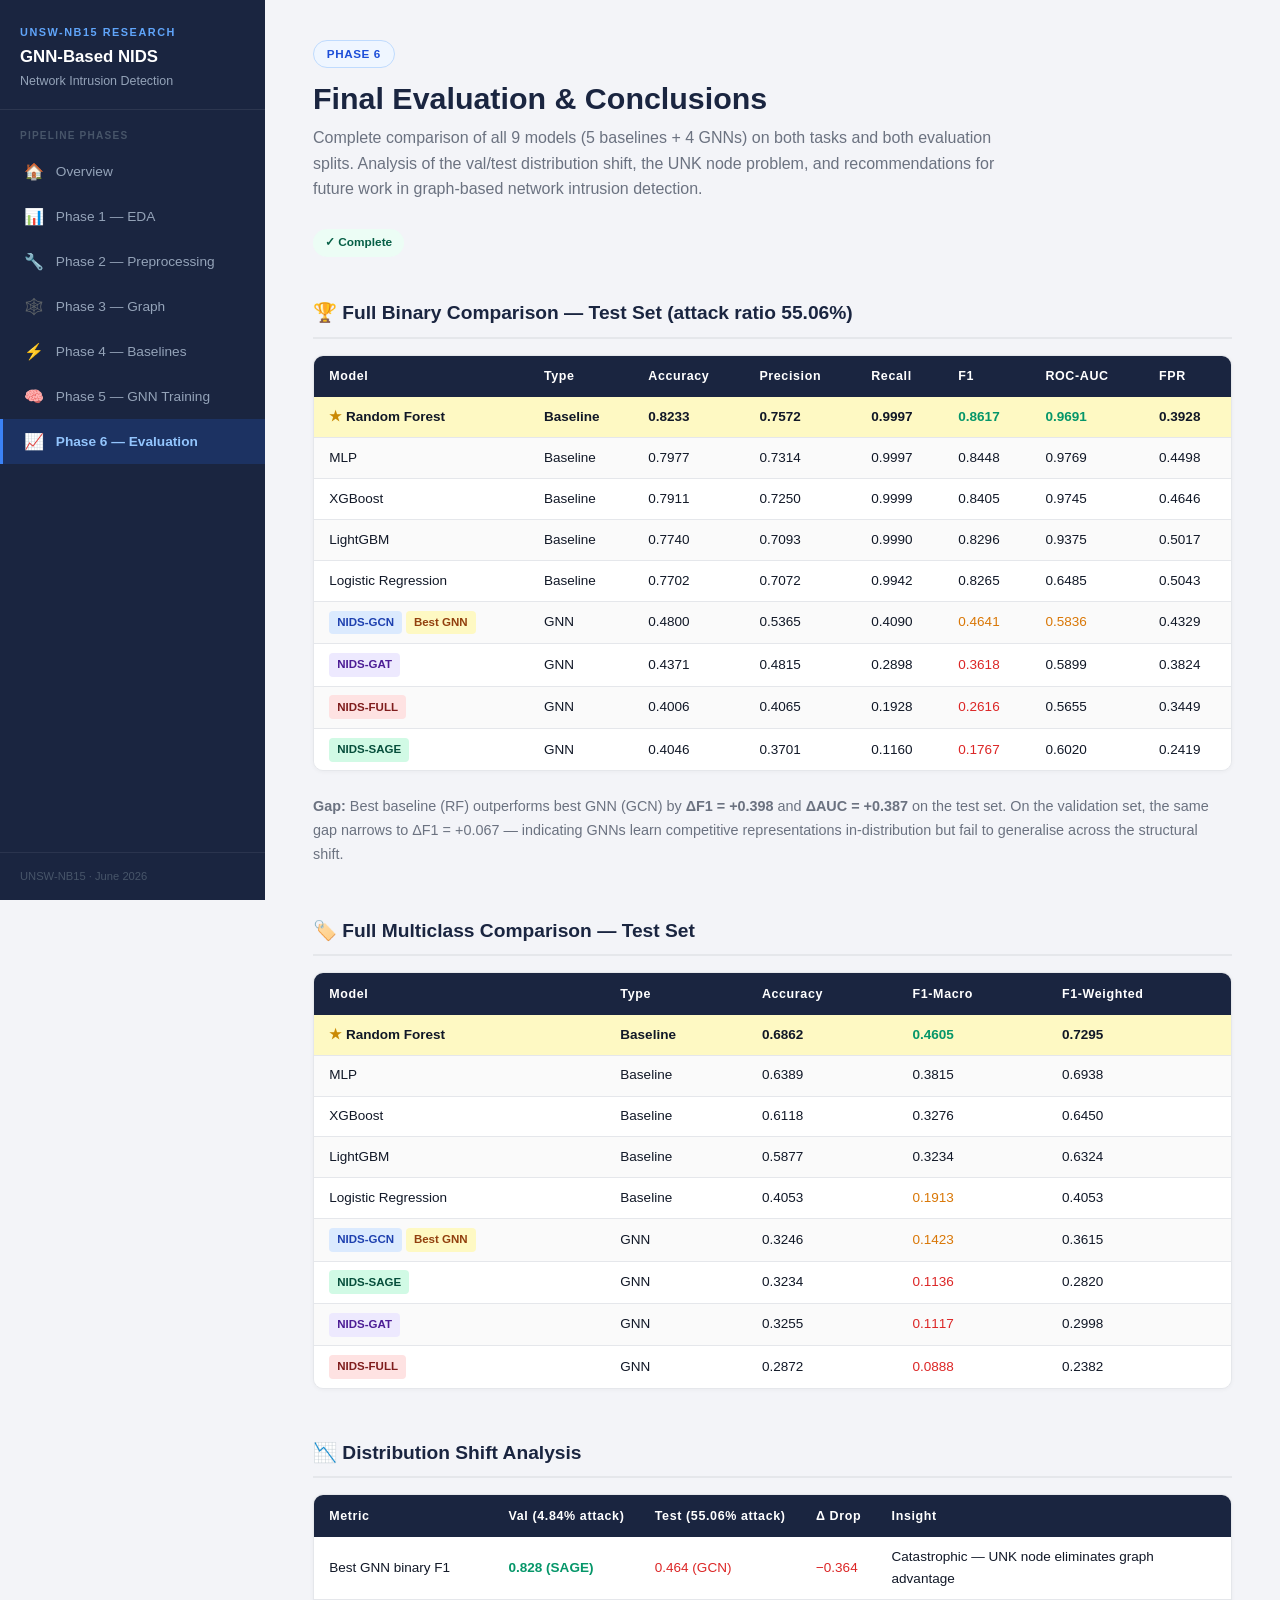
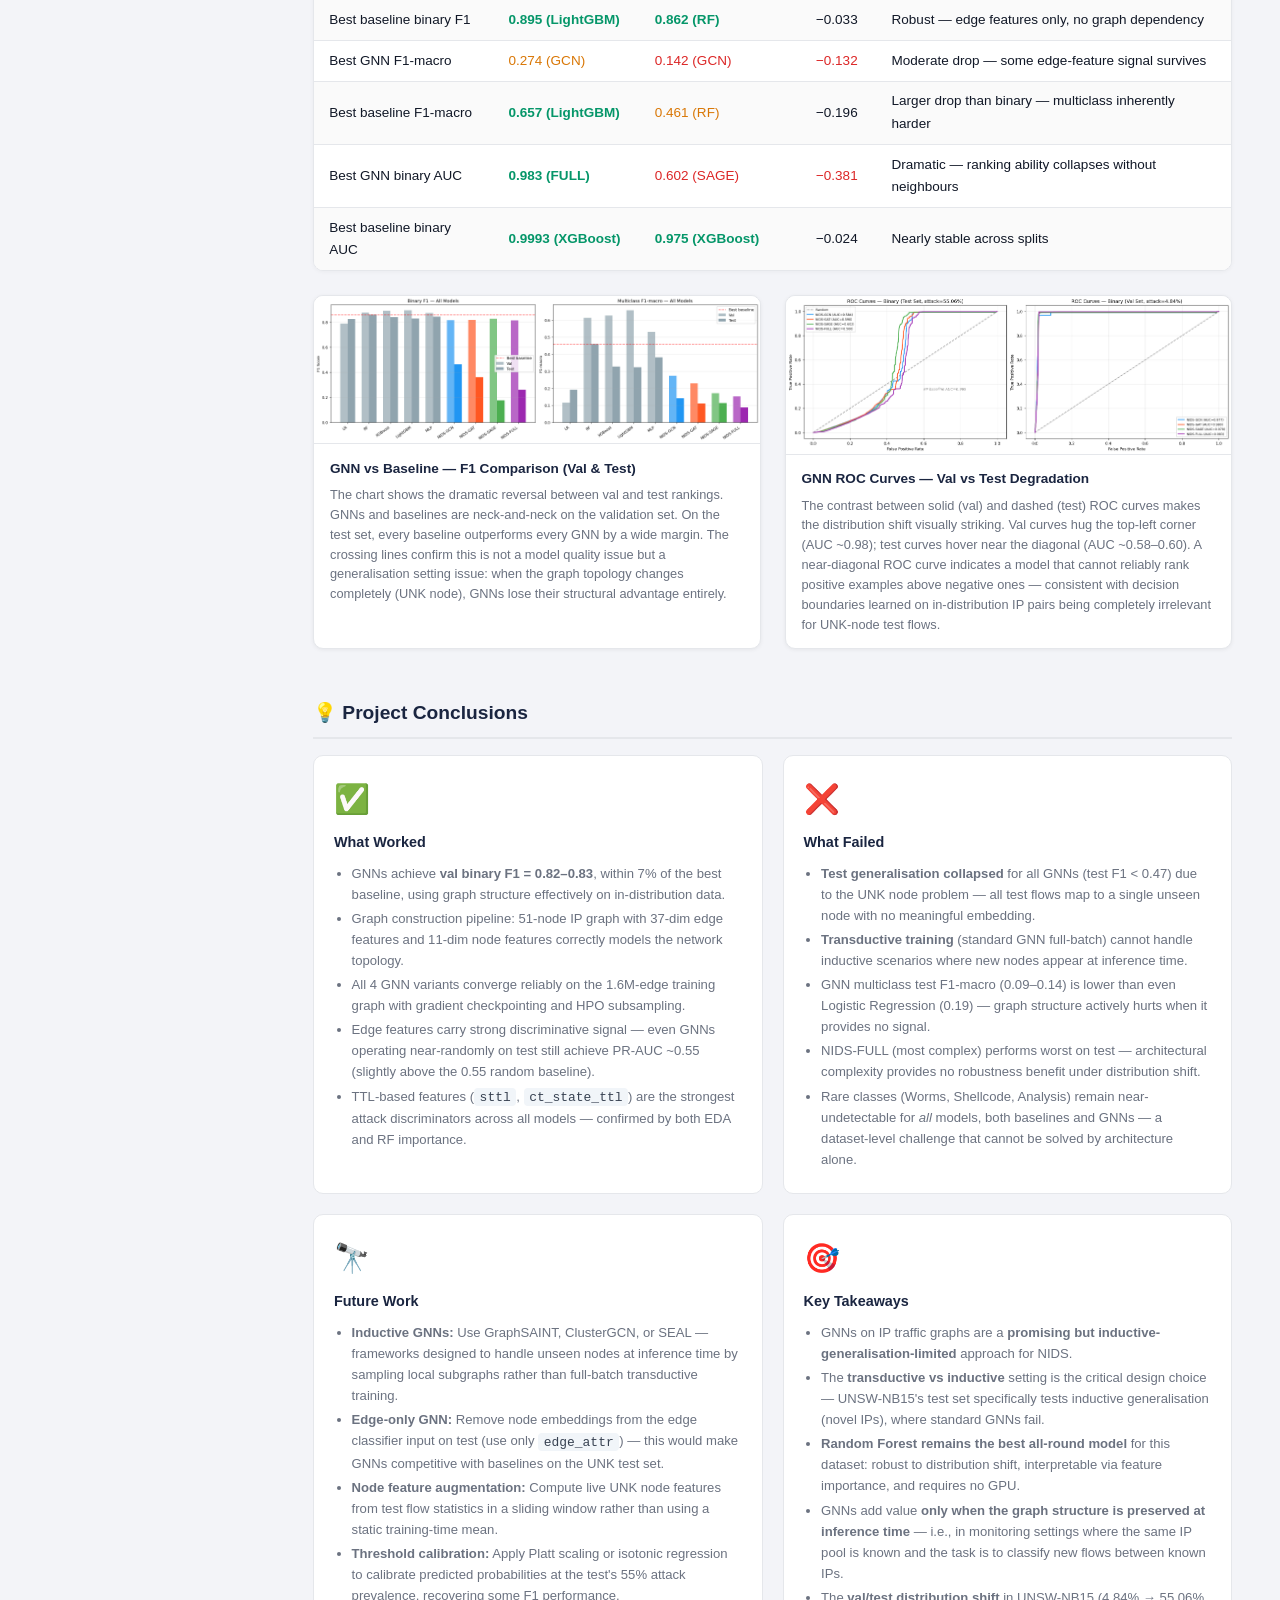
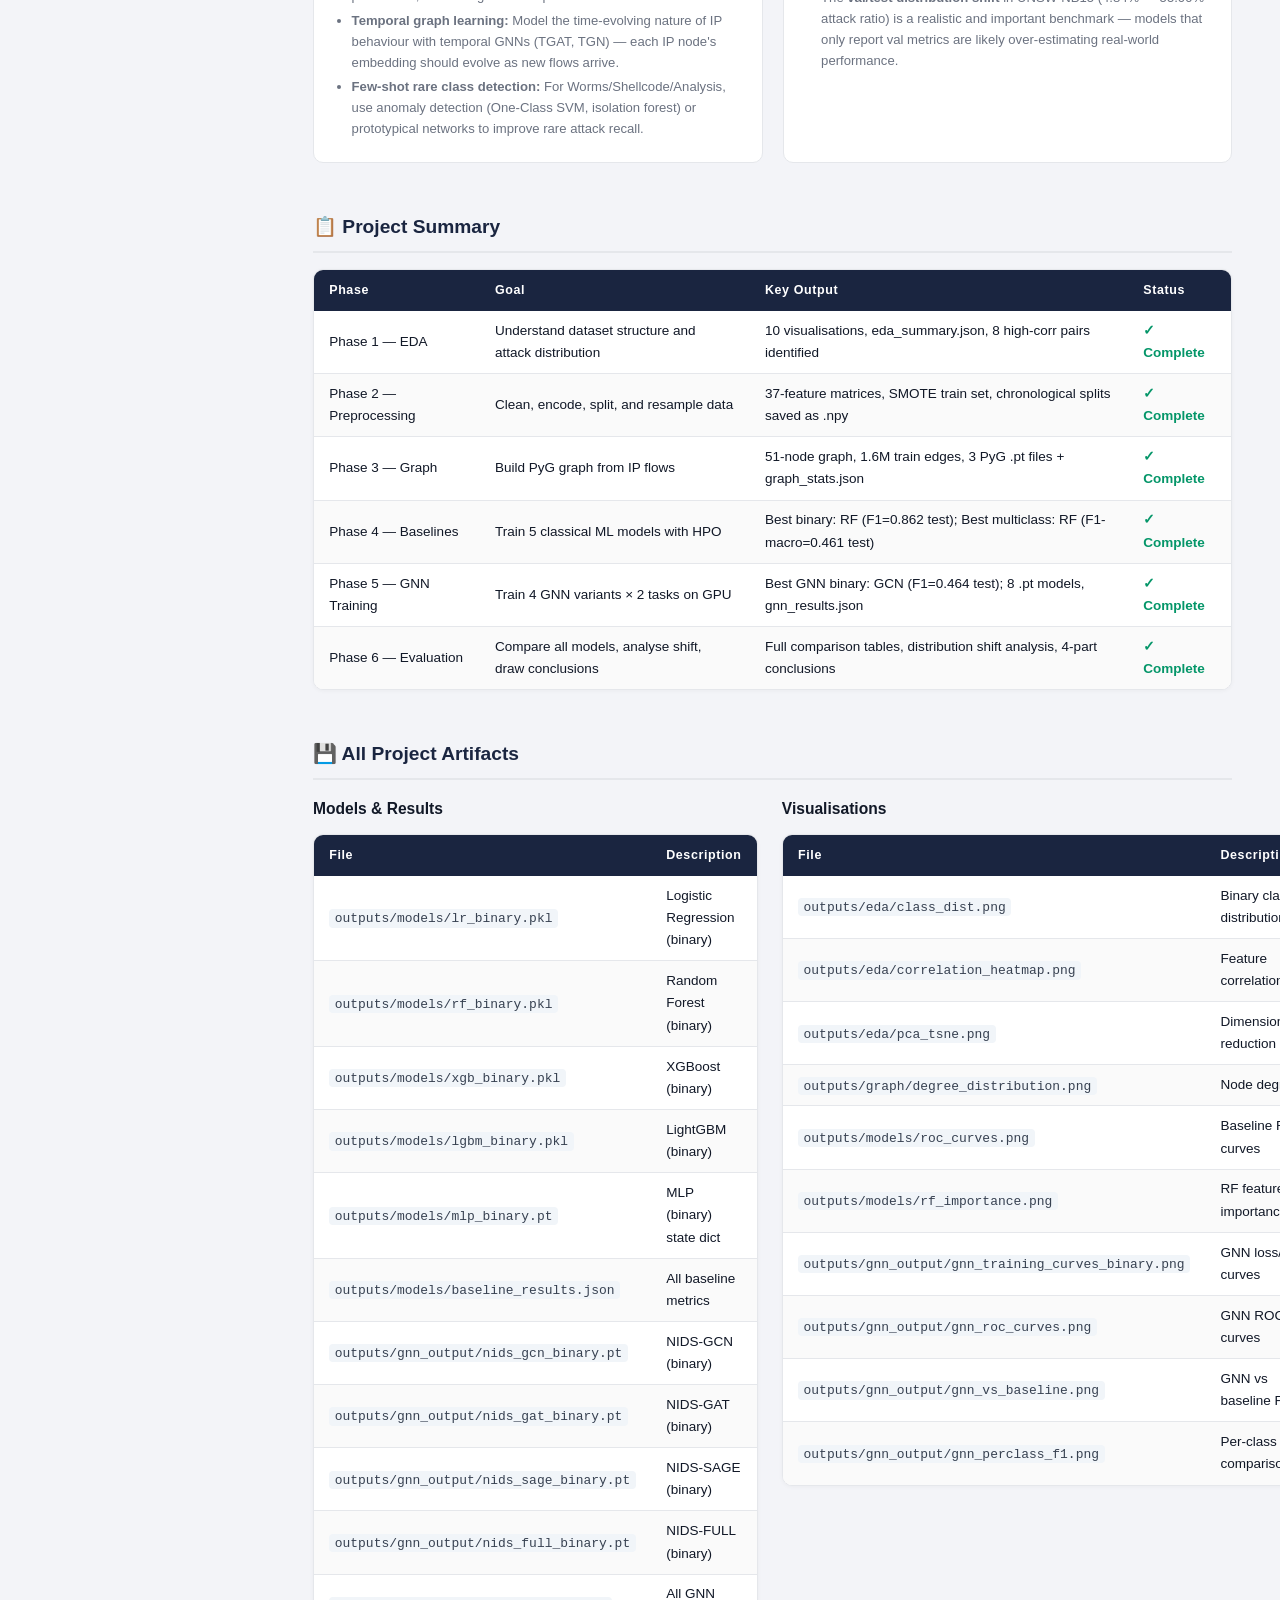
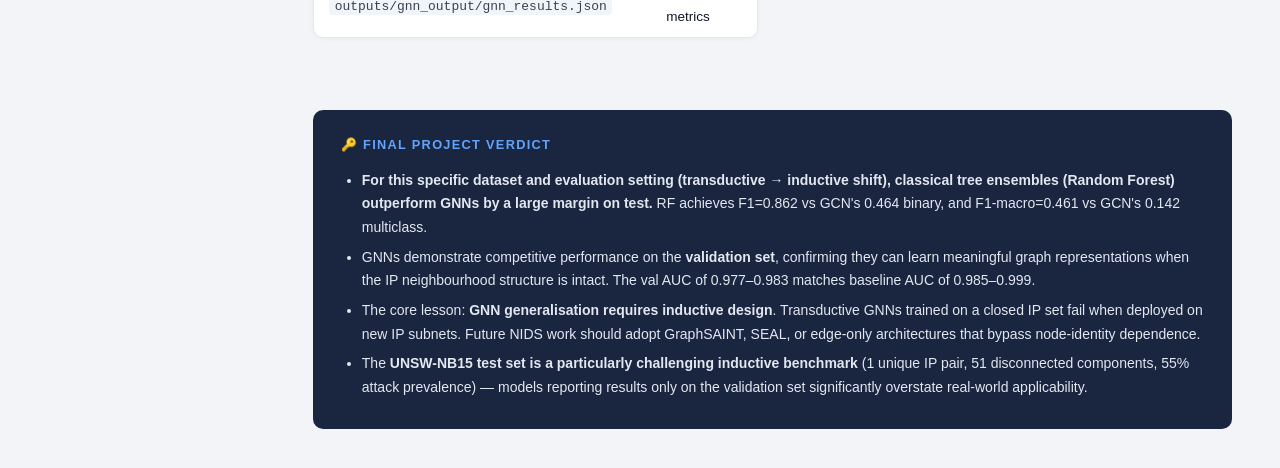
<file: docs/phase6.html>
<!DOCTYPE html>
<html lang="en">
<head>
  <meta charset="UTF-8">
  <meta name="viewport" content="width=device-width, initial-scale=1.0">
  <title>Phase 6 — Evaluation &amp; Conclusions · UNSW-NB15 GNN NIDS</title>
  <link rel="stylesheet" href="css/style.css">
</head>
<body>

<aside class="sidebar">
  <div class="sidebar-header">
    <div class="sidebar-logo">UNSW-NB15 Research</div>
    <div class="sidebar-title">GNN-Based NIDS</div>
    <div class="sidebar-subtitle">Network Intrusion Detection</div>
  </div>
  <div class="nav-section-label">Pipeline Phases</div>
  <ul class="nav-list">
    <li><a href="index.html"  class="nav-link"><span class="nav-icon">🏠</span>Overview</a></li>
    <li><a href="phase1.html" class="nav-link"><span class="nav-icon">📊</span>Phase 1 — EDA</a></li>
    <li><a href="phase2.html" class="nav-link"><span class="nav-icon">🔧</span>Phase 2 — Preprocessing</a></li>
    <li><a href="phase3.html" class="nav-link"><span class="nav-icon">🕸️</span>Phase 3 — Graph</a></li>
    <li><a href="phase4.html" class="nav-link"><span class="nav-icon">⚡</span>Phase 4 — Baselines</a></li>
    <li><a href="phase5.html" class="nav-link"><span class="nav-icon">🧠</span>Phase 5 — GNN Training</a></li>
    <li><a href="phase6.html" class="nav-link"><span class="nav-icon">📈</span>Phase 6 — Evaluation</a></li>
  </ul>
  <div class="sidebar-footer">UNSW-NB15 &middot; June 2026</div>
</aside>

<main class="content">

  <div class="page-header">
    <div class="page-badge">Phase 6</div>
    <h1>Final Evaluation &amp; Conclusions</h1>
    <p class="subtitle">
      Complete comparison of all 9 models (5 baselines + 4 GNNs) on both tasks and both evaluation splits.
      Analysis of the val/test distribution shift, the UNK node problem, and recommendations for
      future work in graph-based network intrusion detection.
    </p>
    <span class="status-badge status-complete">✓ Complete</span>
  </div>

  <!-- Full Binary Comparison -->
  <div class="section">
    <h2>🏆 Full Binary Comparison — Test Set (attack ratio 55.06%)</h2>
    <div class="table-wrap">
      <table>
        <thead>
          <tr>
            <th>Model</th><th>Type</th><th>Accuracy</th><th>Precision</th><th>Recall</th>
            <th>F1</th><th>ROC-AUC</th><th>FPR</th>
          </tr>
        </thead>
        <tbody>
          <tr class="best-row">
            <td>Random Forest</td><td>Baseline</td><td>0.8233</td><td>0.7572</td><td>0.9997</td>
            <td class="metric-good">0.8617</td><td class="metric-good">0.9691</td><td>0.3928</td>
          </tr>
          <tr>
            <td>MLP</td><td>Baseline</td><td>0.7977</td><td>0.7314</td><td>0.9997</td>
            <td>0.8448</td><td>0.9769</td><td>0.4498</td>
          </tr>
          <tr>
            <td>XGBoost</td><td>Baseline</td><td>0.7911</td><td>0.7250</td><td>0.9999</td>
            <td>0.8405</td><td>0.9745</td><td>0.4646</td>
          </tr>
          <tr>
            <td>LightGBM</td><td>Baseline</td><td>0.7740</td><td>0.7093</td><td>0.9990</td>
            <td>0.8296</td><td>0.9375</td><td>0.5017</td>
          </tr>
          <tr>
            <td>Logistic Regression</td><td>Baseline</td><td>0.7702</td><td>0.7072</td><td>0.9942</td>
            <td>0.8265</td><td>0.6485</td><td>0.5043</td>
          </tr>
          <tr>
            <td><span class="arch-tag tag-gcn">NIDS-GCN</span> <span class="arch-tag tag-best">Best GNN</span></td>
            <td>GNN</td><td>0.4800</td><td>0.5365</td><td>0.4090</td>
            <td class="metric-ok">0.4641</td><td class="metric-ok">0.5836</td><td>0.4329</td>
          </tr>
          <tr>
            <td><span class="arch-tag tag-gat">NIDS-GAT</span></td>
            <td>GNN</td><td>0.4371</td><td>0.4815</td><td>0.2898</td>
            <td class="metric-bad">0.3618</td><td>0.5899</td><td>0.3824</td>
          </tr>
          <tr>
            <td><span class="arch-tag tag-full">NIDS-FULL</span></td>
            <td>GNN</td><td>0.4006</td><td>0.4065</td><td>0.1928</td>
            <td class="metric-bad">0.2616</td><td>0.5655</td><td>0.3449</td>
          </tr>
          <tr>
            <td><span class="arch-tag tag-sage">NIDS-SAGE</span></td>
            <td>GNN</td><td>0.4046</td><td>0.3701</td><td>0.1160</td>
            <td class="metric-bad">0.1767</td><td>0.6020</td><td>0.2419</td>
          </tr>
        </tbody>
      </table>
    </div>
    <p>
      <strong>Gap:</strong> Best baseline (RF) outperforms best GNN (GCN) by
      <strong>ΔF1 = +0.398</strong> and <strong>ΔAUC = +0.387</strong> on the test set.
      On the validation set, the same gap narrows to ΔF1 = +0.067 — indicating GNNs learn
      competitive representations in-distribution but fail to generalise across the structural shift.
    </p>
  </div>

  <!-- Full Multiclass Comparison -->
  <div class="section">
    <h2>🏷️ Full Multiclass Comparison — Test Set</h2>
    <div class="table-wrap">
      <table>
        <thead>
          <tr><th>Model</th><th>Type</th><th>Accuracy</th><th>F1-Macro</th><th>F1-Weighted</th></tr>
        </thead>
        <tbody>
          <tr class="best-row">
            <td>Random Forest</td><td>Baseline</td><td>0.6862</td><td class="metric-good">0.4605</td><td>0.7295</td>
          </tr>
          <tr>
            <td>MLP</td><td>Baseline</td><td>0.6389</td><td>0.3815</td><td>0.6938</td>
          </tr>
          <tr>
            <td>XGBoost</td><td>Baseline</td><td>0.6118</td><td>0.3276</td><td>0.6450</td>
          </tr>
          <tr>
            <td>LightGBM</td><td>Baseline</td><td>0.5877</td><td>0.3234</td><td>0.6324</td>
          </tr>
          <tr>
            <td>Logistic Regression</td><td>Baseline</td><td>0.4053</td><td class="metric-ok">0.1913</td><td>0.4053</td>
          </tr>
          <tr>
            <td><span class="arch-tag tag-gcn">NIDS-GCN</span> <span class="arch-tag tag-best">Best GNN</span></td>
            <td>GNN</td><td>0.3246</td><td class="metric-ok">0.1423</td><td>0.3615</td>
          </tr>
          <tr>
            <td><span class="arch-tag tag-sage">NIDS-SAGE</span></td>
            <td>GNN</td><td>0.3234</td><td class="metric-bad">0.1136</td><td>0.2820</td>
          </tr>
          <tr>
            <td><span class="arch-tag tag-gat">NIDS-GAT</span></td>
            <td>GNN</td><td>0.3255</td><td class="metric-bad">0.1117</td><td>0.2998</td>
          </tr>
          <tr>
            <td><span class="arch-tag tag-full">NIDS-FULL</span></td>
            <td>GNN</td><td>0.2872</td><td class="metric-bad">0.0888</td><td>0.2382</td>
          </tr>
        </tbody>
      </table>
    </div>
  </div>

  <!-- Distribution Shift Analysis -->
  <div class="section">
    <h2>📉 Distribution Shift Analysis</h2>
    <div class="table-wrap">
      <table>
        <thead>
          <tr>
            <th>Metric</th>
            <th>Val (4.84% attack)</th>
            <th>Test (55.06% attack)</th>
            <th>Δ Drop</th>
            <th>Insight</th>
          </tr>
        </thead>
        <tbody>
          <tr>
            <td>Best GNN binary F1</td>
            <td class="metric-good">0.828 (SAGE)</td>
            <td class="metric-bad">0.464 (GCN)</td>
            <td class="metric-bad">−0.364</td>
            <td>Catastrophic — UNK node eliminates graph advantage</td>
          </tr>
          <tr>
            <td>Best baseline binary F1</td>
            <td class="metric-good">0.895 (LightGBM)</td>
            <td class="metric-good">0.862 (RF)</td>
            <td>−0.033</td>
            <td>Robust — edge features only, no graph dependency</td>
          </tr>
          <tr>
            <td>Best GNN F1-macro</td>
            <td class="metric-ok">0.274 (GCN)</td>
            <td class="metric-bad">0.142 (GCN)</td>
            <td class="metric-bad">−0.132</td>
            <td>Moderate drop — some edge-feature signal survives</td>
          </tr>
          <tr>
            <td>Best baseline F1-macro</td>
            <td class="metric-good">0.657 (LightGBM)</td>
            <td class="metric-ok">0.461 (RF)</td>
            <td>−0.196</td>
            <td>Larger drop than binary — multiclass inherently harder</td>
          </tr>
          <tr>
            <td>Best GNN binary AUC</td>
            <td class="metric-good">0.983 (FULL)</td>
            <td class="metric-bad">0.602 (SAGE)</td>
            <td class="metric-bad">−0.381</td>
            <td>Dramatic — ranking ability collapses without neighbours</td>
          </tr>
          <tr>
            <td>Best baseline binary AUC</td>
            <td class="metric-good">0.9993 (XGBoost)</td>
            <td class="metric-good">0.975 (XGBoost)</td>
            <td>−0.024</td>
            <td>Nearly stable across splits</td>
          </tr>
        </tbody>
      </table>
    </div>

    <div class="img-grid img-grid-2">
      <div class="img-card">
        <img src="../outputs/gnn_output/gnn_vs_baseline.png" alt="GNN vs Baseline F1 Comparison" loading="lazy">
        <div class="img-caption">
          <div class="caption-title">GNN vs Baseline — F1 Comparison (Val &amp; Test)</div>
          <div class="caption-text">
            The chart shows the dramatic reversal between val and test rankings. GNNs and baselines
            are neck-and-neck on the validation set. On the test set, every baseline outperforms
            every GNN by a wide margin. The crossing lines confirm this is not a model quality issue
            but a generalisation setting issue: when the graph topology changes completely (UNK node),
            GNNs lose their structural advantage entirely.
          </div>
        </div>
      </div>
      <div class="img-card">
        <img src="../outputs/gnn_output/gnn_roc_curves.png" alt="GNN ROC Curves" loading="lazy">
        <div class="img-caption">
          <div class="caption-title">GNN ROC Curves — Val vs Test Degradation</div>
          <div class="caption-text">
            The contrast between solid (val) and dashed (test) ROC curves makes the distribution shift
            visually striking. Val curves hug the top-left corner (AUC ~0.98); test curves hover near
            the diagonal (AUC ~0.58–0.60). A near-diagonal ROC curve indicates a model that cannot
            reliably rank positive examples above negative ones — consistent with decision boundaries
            learned on in-distribution IP pairs being completely irrelevant for UNK-node test flows.
          </div>
        </div>
      </div>
    </div>
  </div>

  <!-- Conclusions -->
  <div class="section">
    <h2>💡 Project Conclusions</h2>

    <div class="conclusion-grid">
      <div class="conclusion-card">
        <div class="conclusion-icon">✅</div>
        <h3>What Worked</h3>
        <ul>
          <li>GNNs achieve <strong>val binary F1 = 0.82–0.83</strong>, within 7% of the best baseline, using graph structure effectively on in-distribution data.</li>
          <li>Graph construction pipeline: 51-node IP graph with 37-dim edge features and 11-dim node features correctly models the network topology.</li>
          <li>All 4 GNN variants converge reliably on the 1.6M-edge training graph with gradient checkpointing and HPO subsampling.</li>
          <li>Edge features carry strong discriminative signal — even GNNs operating near-randomly on test still achieve PR-AUC ~0.55 (slightly above the 0.55 random baseline).</li>
          <li>TTL-based features (<code>sttl</code>, <code>ct_state_ttl</code>) are the strongest attack discriminators across all models — confirmed by both EDA and RF importance.</li>
        </ul>
      </div>

      <div class="conclusion-card">
        <div class="conclusion-icon">❌</div>
        <h3>What Failed</h3>
        <ul>
          <li><strong>Test generalisation collapsed</strong> for all GNNs (test F1 &lt; 0.47) due to the UNK node problem — all test flows map to a single unseen node with no meaningful embedding.</li>
          <li><strong>Transductive training</strong> (standard GNN full-batch) cannot handle inductive scenarios where new nodes appear at inference time.</li>
          <li>GNN multiclass test F1-macro (0.09–0.14) is lower than even Logistic Regression (0.19) — graph structure actively hurts when it provides no signal.</li>
          <li>NIDS-FULL (most complex) performs worst on test — architectural complexity provides no robustness benefit under distribution shift.</li>
          <li>Rare classes (Worms, Shellcode, Analysis) remain near-undetectable for <em>all</em> models, both baselines and GNNs — a dataset-level challenge that cannot be solved by architecture alone.</li>
        </ul>
      </div>

      <div class="conclusion-card">
        <div class="conclusion-icon">🔭</div>
        <h3>Future Work</h3>
        <ul>
          <li><strong>Inductive GNNs:</strong> Use GraphSAINT, ClusterGCN, or SEAL — frameworks designed to handle unseen nodes at inference time by sampling local subgraphs rather than full-batch transductive training.</li>
          <li><strong>Edge-only GNN:</strong> Remove node embeddings from the edge classifier input on test (use only <code>edge_attr</code>) — this would make GNNs competitive with baselines on the UNK test set.</li>
          <li><strong>Node feature augmentation:</strong> Compute live UNK node features from test flow statistics in a sliding window rather than using a static training-time mean.</li>
          <li><strong>Threshold calibration:</strong> Apply Platt scaling or isotonic regression to calibrate predicted probabilities at the test's 55% attack prevalence, recovering some F1 performance.</li>
          <li><strong>Temporal graph learning:</strong> Model the time-evolving nature of IP behaviour with temporal GNNs (TGAT, TGN) — each IP node's embedding should evolve as new flows arrive.</li>
          <li><strong>Few-shot rare class detection:</strong> For Worms/Shellcode/Analysis, use anomaly detection (One-Class SVM, isolation forest) or prototypical networks to improve rare attack recall.</li>
        </ul>
      </div>

      <div class="conclusion-card">
        <div class="conclusion-icon">🎯</div>
        <h3>Key Takeaways</h3>
        <ul>
          <li>GNNs on IP traffic graphs are a <strong>promising but inductive-generalisation-limited</strong> approach for NIDS.</li>
          <li>The <strong>transductive vs inductive</strong> setting is the critical design choice — UNSW-NB15's test set specifically tests inductive generalisation (novel IPs), where standard GNNs fail.</li>
          <li><strong>Random Forest remains the best all-round model</strong> for this dataset: robust to distribution shift, interpretable via feature importance, and requires no GPU.</li>
          <li>GNNs add value <strong>only when the graph structure is preserved at inference time</strong> — i.e., in monitoring settings where the same IP pool is known and the task is to classify new flows between known IPs.</li>
          <li>The <strong>val/test distribution shift</strong> in UNSW-NB15 (4.84% → 55.06% attack ratio) is a realistic and important benchmark — models that only report val metrics are likely over-estimating real-world performance.</li>
        </ul>
      </div>
    </div>
  </div>

  <!-- Overall Project Summary -->
  <div class="section">
    <h2>📋 Project Summary</h2>
    <div class="table-wrap">
      <table>
        <thead>
          <tr><th>Phase</th><th>Goal</th><th>Key Output</th><th>Status</th></tr>
        </thead>
        <tbody>
          <tr>
            <td>Phase 1 — EDA</td>
            <td>Understand dataset structure and attack distribution</td>
            <td>10 visualisations, eda_summary.json, 8 high-corr pairs identified</td>
            <td class="metric-good">✓ Complete</td>
          </tr>
          <tr>
            <td>Phase 2 — Preprocessing</td>
            <td>Clean, encode, split, and resample data</td>
            <td>37-feature matrices, SMOTE train set, chronological splits saved as .npy</td>
            <td class="metric-good">✓ Complete</td>
          </tr>
          <tr>
            <td>Phase 3 — Graph</td>
            <td>Build PyG graph from IP flows</td>
            <td>51-node graph, 1.6M train edges, 3 PyG .pt files + graph_stats.json</td>
            <td class="metric-good">✓ Complete</td>
          </tr>
          <tr>
            <td>Phase 4 — Baselines</td>
            <td>Train 5 classical ML models with HPO</td>
            <td>Best binary: RF (F1=0.862 test); Best multiclass: RF (F1-macro=0.461 test)</td>
            <td class="metric-good">✓ Complete</td>
          </tr>
          <tr>
            <td>Phase 5 — GNN Training</td>
            <td>Train 4 GNN variants × 2 tasks on GPU</td>
            <td>Best GNN binary: GCN (F1=0.464 test); 8 .pt models, gnn_results.json</td>
            <td class="metric-good">✓ Complete</td>
          </tr>
          <tr>
            <td>Phase 6 — Evaluation</td>
            <td>Compare all models, analyse shift, draw conclusions</td>
            <td>Full comparison tables, distribution shift analysis, 4-part conclusions</td>
            <td class="metric-good">✓ Complete</td>
          </tr>
        </tbody>
      </table>
    </div>
  </div>

  <!-- All Saved Artifacts -->
  <div class="section">
    <h2>💾 All Project Artifacts</h2>
    <div class="two-col">
      <div>
        <h3>Models &amp; Results</h3>
        <div class="table-wrap">
          <table>
            <thead><tr><th>File</th><th>Description</th></tr></thead>
            <tbody>
              <tr><td><code>outputs/models/lr_binary.pkl</code></td><td>Logistic Regression (binary)</td></tr>
              <tr><td><code>outputs/models/rf_binary.pkl</code></td><td>Random Forest (binary)</td></tr>
              <tr><td><code>outputs/models/xgb_binary.pkl</code></td><td>XGBoost (binary)</td></tr>
              <tr><td><code>outputs/models/lgbm_binary.pkl</code></td><td>LightGBM (binary)</td></tr>
              <tr><td><code>outputs/models/mlp_binary.pt</code></td><td>MLP (binary) state dict</td></tr>
              <tr><td><code>outputs/models/baseline_results.json</code></td><td>All baseline metrics</td></tr>
              <tr><td><code>outputs/gnn_output/nids_gcn_binary.pt</code></td><td>NIDS-GCN (binary)</td></tr>
              <tr><td><code>outputs/gnn_output/nids_gat_binary.pt</code></td><td>NIDS-GAT (binary)</td></tr>
              <tr><td><code>outputs/gnn_output/nids_sage_binary.pt</code></td><td>NIDS-SAGE (binary)</td></tr>
              <tr><td><code>outputs/gnn_output/nids_full_binary.pt</code></td><td>NIDS-FULL (binary)</td></tr>
              <tr><td><code>outputs/gnn_output/gnn_results.json</code></td><td>All GNN metrics</td></tr>
            </tbody>
          </table>
        </div>
      </div>
      <div>
        <h3>Visualisations</h3>
        <div class="table-wrap">
          <table>
            <thead><tr><th>File</th><th>Description</th></tr></thead>
            <tbody>
              <tr><td><code>outputs/eda/class_dist.png</code></td><td>Binary class distribution</td></tr>
              <tr><td><code>outputs/eda/correlation_heatmap.png</code></td><td>Feature correlations</td></tr>
              <tr><td><code>outputs/eda/pca_tsne.png</code></td><td>Dimensionality reduction</td></tr>
              <tr><td><code>outputs/graph/degree_distribution.png</code></td><td>Node degrees</td></tr>
              <tr><td><code>outputs/models/roc_curves.png</code></td><td>Baseline ROC curves</td></tr>
              <tr><td><code>outputs/models/rf_importance.png</code></td><td>RF feature importance</td></tr>
              <tr><td><code>outputs/gnn_output/gnn_training_curves_binary.png</code></td><td>GNN loss/F1 curves</td></tr>
              <tr><td><code>outputs/gnn_output/gnn_roc_curves.png</code></td><td>GNN ROC curves</td></tr>
              <tr><td><code>outputs/gnn_output/gnn_vs_baseline.png</code></td><td>GNN vs baseline F1</td></tr>
              <tr><td><code>outputs/gnn_output/gnn_perclass_f1.png</code></td><td>Per-class F1 comparison</td></tr>
            </tbody>
          </table>
        </div>
      </div>
    </div>
  </div>

  <div class="findings-box">
    <h3>🔑 Final Project Verdict</h3>
    <ul>
      <li>
        <strong>For this specific dataset and evaluation setting (transductive → inductive shift),
        classical tree ensembles (Random Forest) outperform GNNs by a large margin on test.</strong>
        RF achieves F1=0.862 vs GCN's 0.464 binary, and F1-macro=0.461 vs GCN's 0.142 multiclass.
      </li>
      <li>
        GNNs demonstrate competitive performance on the <strong>validation set</strong>, confirming
        they can learn meaningful graph representations when the IP neighbourhood structure is intact.
        The val AUC of 0.977–0.983 matches baseline AUC of 0.985–0.999.
      </li>
      <li>
        The core lesson: <strong>GNN generalisation requires inductive design</strong>.
        Transductive GNNs trained on a closed IP set fail when deployed on new IP subnets.
        Future NIDS work should adopt GraphSAINT, SEAL, or edge-only architectures that bypass
        node-identity dependence.
      </li>
      <li>
        The <strong>UNSW-NB15 test set is a particularly challenging inductive benchmark</strong>
        (1 unique IP pair, 51 disconnected components, 55% attack prevalence) — models reporting
        results only on the validation set significantly overstate real-world applicability.
      </li>
    </ul>
  </div>

</main>

<script src="js/main.js"></script>
</body>
</html>
</file>
<file: docs/css/style.css>
/* =============================================================
   UNSW-NB15 GNN NIDS — Static Website Styles
   Light academic theme: clean white + dark navy accents
   ============================================================= */

/* --- Variables --- */
:root {
  --sidebar-width: 265px;
  --navy: #1a2540;
  --navy-light: #243356;
  --navy-hover: #2d4070;
  --accent: #1d4ed8;
  --accent-light: #eff6ff;
  --accent-border: #bfdbfe;
  --text: #111827;
  --text-muted: #6b7280;
  --text-light: #9ca3af;
  --bg: #f3f4f8;
  --surface: #ffffff;
  --border: #e5e7eb;
  --border-dark: #d1d5db;
  --success-bg: #ecfdf5;
  --success-text: #065f46;
  --warning-bg: #fffbeb;
  --warning-text: #92400e;
  --danger-bg: #fef2f2;
  --danger-text: #991b1b;
  --best-row: #fef9c3;
  --code-bg: #f1f5f9;
  --radius: 10px;
}

/* --- Reset --- */
*, *::before, *::after { box-sizing: border-box; margin: 0; padding: 0; }
html { scroll-behavior: smooth; }

/* --- Layout --- */
body {
  display: grid;
  grid-template-columns: var(--sidebar-width) 1fr;
  min-height: 100vh;
  font-family: -apple-system, BlinkMacSystemFont, 'Segoe UI', Roboto, Helvetica, Arial, sans-serif;
  font-size: 15px;
  line-height: 1.65;
  color: var(--text);
  background: var(--bg);
}

/* =========================================================
   SIDEBAR
   ========================================================= */
.sidebar {
  position: sticky;
  top: 0;
  height: 100vh;
  overflow-y: auto;
  background: var(--navy);
  color: #fff;
  display: flex;
  flex-direction: column;
  scrollbar-width: thin;
  scrollbar-color: var(--navy-hover) var(--navy);
  z-index: 100;
}

.sidebar-header {
  padding: 1.5rem 1.25rem 1.1rem;
  border-bottom: 1px solid rgba(255,255,255,0.08);
}

.sidebar-logo {
  font-size: 0.68rem;
  letter-spacing: 0.14em;
  text-transform: uppercase;
  color: #60a5fa;
  margin-bottom: 0.3rem;
  font-weight: 600;
}

.sidebar-title {
  font-size: 1.05rem;
  font-weight: 800;
  color: #fff;
  line-height: 1.25;
}

.sidebar-subtitle {
  font-size: 0.78rem;
  color: #94a3b8;
  margin-top: 0.2rem;
}

.nav-section-label {
  padding: 1.1rem 1.25rem 0.35rem;
  font-size: 0.63rem;
  letter-spacing: 0.12em;
  text-transform: uppercase;
  color: #475569;
  font-weight: 700;
}

.nav-list { list-style: none; flex: 1; }
.nav-list li { width: 100%; }

.nav-link {
  display: flex;
  align-items: center;
  gap: 0.65rem;
  padding: 0.58rem 1.25rem;
  color: #94a3b8;
  text-decoration: none;
  font-size: 0.855rem;
  transition: background 0.13s, color 0.13s;
  border-left: 3px solid transparent;
}

.nav-link:hover {
  background: var(--navy-hover);
  color: #e2e8f0;
}

.nav-link.active {
  background: rgba(37, 99, 235, 0.2);
  color: #93c5fd;
  border-left-color: #3b82f6;
  font-weight: 600;
}

.nav-icon { font-size: 1rem; width: 1.4rem; text-align: center; }

.sidebar-footer {
  padding: 0.9rem 1.25rem;
  border-top: 1px solid rgba(255,255,255,0.07);
  font-size: 0.7rem;
  color: #475569;
}

/* =========================================================
   MAIN CONTENT
   ========================================================= */
.content {
  padding: 2.5rem 3rem;
  min-width: 0;
  max-width: 1120px;
}

/* =========================================================
   PAGE HEADER
   ========================================================= */
.page-header { margin-bottom: 2.5rem; }

.page-badge {
  display: inline-block;
  padding: 0.2rem 0.8rem;
  background: var(--accent-light);
  color: var(--accent);
  border: 1px solid var(--accent-border);
  border-radius: 999px;
  font-size: 0.73rem;
  font-weight: 700;
  letter-spacing: 0.05em;
  margin-bottom: 0.8rem;
  text-transform: uppercase;
}

.page-header h1 {
  font-size: 1.9rem;
  font-weight: 800;
  color: var(--navy);
  line-height: 1.2;
  margin-bottom: 0.5rem;
}

.page-header .subtitle {
  color: var(--text-muted);
  font-size: 1rem;
  max-width: 700px;
  line-height: 1.6;
}

.status-badge {
  display: inline-flex;
  align-items: center;
  gap: 0.35rem;
  padding: 0.28rem 0.75rem;
  border-radius: 999px;
  font-size: 0.74rem;
  font-weight: 700;
  margin-top: 0.85rem;
}
.status-complete { background: var(--success-bg); color: var(--success-text); }
.status-pending  { background: var(--warning-bg); color: var(--warning-text); }

/* =========================================================
   SECTIONS & HEADINGS
   ========================================================= */
.section { margin-bottom: 3rem; }

h2 {
  font-size: 1.2rem;
  font-weight: 700;
  color: var(--navy);
  margin-bottom: 1rem;
  padding-bottom: 0.5rem;
  border-bottom: 2px solid var(--border);
  display: flex;
  align-items: center;
  gap: 0.5rem;
}

h3 {
  font-size: 0.975rem;
  font-weight: 700;
  color: var(--text);
  margin-bottom: 0.75rem;
}

p { margin-bottom: 0.85rem; color: var(--text-muted); font-size: 0.9rem; }
p:last-child { margin-bottom: 0; }

/* =========================================================
   STAT BOXES
   ========================================================= */
.stat-grid {
  display: grid;
  grid-template-columns: repeat(auto-fill, minmax(155px, 1fr));
  gap: 1rem;
  margin-bottom: 1.5rem;
}

.stat-box {
  background: var(--surface);
  border: 1px solid var(--border);
  border-radius: var(--radius);
  padding: 1.1rem 1rem;
  text-align: center;
}
.stat-box .stat-value {
  font-size: 1.6rem;
  font-weight: 800;
  color: var(--navy);
  line-height: 1.1;
}
.stat-box .stat-label {
  font-size: 0.7rem;
  color: var(--text-muted);
  margin-top: 0.3rem;
  letter-spacing: 0.03em;
}
.stat-box.accent  { border-top: 3px solid var(--accent); }
.stat-box.warning { border-top: 3px solid #f59e0b; }
.stat-box.success { border-top: 3px solid #10b981; }
.stat-box.danger  { border-top: 3px solid #ef4444; }
.stat-box.purple  { border-top: 3px solid #8b5cf6; }

/* =========================================================
   CALLOUT / ALERT BOXES
   ========================================================= */
.callout {
  border-left: 4px solid;
  padding: 0.9rem 1.1rem;
  border-radius: 0 8px 8px 0;
  margin-bottom: 1.25rem;
  font-size: 0.875rem;
  line-height: 1.6;
}
.callout strong { display: block; margin-bottom: 0.2rem; font-size: 0.85rem; }
.callout-info    { background: var(--accent-light); border-color: var(--accent); color: #1e3a5f; }
.callout-warning { background: var(--warning-bg); border-color: #f59e0b; color: var(--warning-text); }
.callout-success { background: var(--success-bg); border-color: #10b981; color: var(--success-text); }
.callout-danger  { background: var(--danger-bg); border-color: #ef4444; color: var(--danger-text); }

/* =========================================================
   IMAGE GALLERY
   ========================================================= */
.img-grid {
  display: grid;
  grid-template-columns: repeat(auto-fill, minmax(460px, 1fr));
  gap: 1.5rem;
  margin-bottom: 1.5rem;
}
.img-grid-2 { grid-template-columns: repeat(2, 1fr); }
.img-grid-1 { grid-template-columns: 1fr; max-width: 820px; }
.img-grid-3 { grid-template-columns: repeat(3, 1fr); }

.img-card {
  background: var(--surface);
  border: 1px solid var(--border);
  border-radius: var(--radius);
  overflow: hidden;
  box-shadow: 0 1px 4px rgba(0,0,0,0.06);
}
.img-card img {
  width: 100%;
  height: auto;
  display: block;
  border-bottom: 1px solid var(--border);
  background: #fafafa;
}
.img-caption { padding: 0.85rem 1rem; }
.img-caption .caption-title {
  font-weight: 700;
  font-size: 0.85rem;
  color: var(--navy);
  margin-bottom: 0.3rem;
}
.img-caption .caption-text {
  font-size: 0.8rem;
  color: var(--text-muted);
  line-height: 1.55;
}

/* =========================================================
   TABLES
   ========================================================= */
.table-wrap {
  overflow-x: auto;
  border-radius: var(--radius);
  border: 1px solid var(--border);
  margin-bottom: 1.5rem;
  box-shadow: 0 1px 4px rgba(0,0,0,0.04);
}

table {
  width: 100%;
  border-collapse: collapse;
  font-size: 0.845rem;
  background: var(--surface);
}

thead th {
  background: var(--navy);
  color: #fff;
  padding: 0.65rem 0.95rem;
  text-align: left;
  font-size: 0.78rem;
  font-weight: 600;
  letter-spacing: 0.05em;
  white-space: nowrap;
}

tbody td {
  padding: 0.55rem 0.95rem;
  border-bottom: 1px solid var(--border);
  color: var(--text);
}
tbody tr:last-child td { border-bottom: none; }
tbody tr:nth-child(even) { background: #fafafa; }
tbody tr:hover { background: var(--accent-light); }

/* Best row highlight */
tr.best-row td { background: var(--best-row) !important; font-weight: 600; }
tr.best-row td:first-child::before { content: "★ "; color: #ca8a04; }

/* Metric coloring */
td.metric-good { color: #059669; font-weight: 600; }
td.metric-ok   { color: #d97706; }
td.metric-bad  { color: #dc2626; }

/* Per-class F1 heat coloring */
td.f1-zero { background: #fee2e2 !important; color: #991b1b; font-weight: 600; }
td.f1-low  { background: #fef3c7 !important; color: #92400e; }
td.f1-mid  { background: #d1fae5 !important; color: #065f46; }
td.f1-high { background: #a7f3d0 !important; color: #064e3b; font-weight: 700; }

/* =========================================================
   PIPELINE (HOME PAGE)
   ========================================================= */
.pipeline-wrap { overflow-x: auto; padding-bottom: 0.5rem; margin-bottom: 1.5rem; }

.pipeline {
  display: flex;
  align-items: flex-start;
  gap: 0.5rem;
  min-width: 700px;
  padding: 1rem 0;
}

.pipeline-step {
  flex: 1;
  text-align: center;
  display: flex;
  flex-direction: column;
  align-items: center;
  position: relative;
}

.pipeline-step::after {
  content: '→';
  position: absolute;
  top: 0.85rem;
  right: -0.85rem;
  font-size: 1.3rem;
  color: var(--navy);
  font-weight: 700;
  z-index: 1;
}
.pipeline-step:last-child::after { display: none; }

.pipeline-icon {
  width: 3rem;
  height: 3rem;
  background: var(--navy);
  border-radius: 50%;
  display: flex;
  align-items: center;
  justify-content: center;
  font-size: 1.25rem;
  margin-bottom: 0.45rem;
  color: #fff;
  box-shadow: 0 2px 8px rgba(26,37,64,0.25);
}
.pipeline-step-label {
  font-size: 0.72rem;
  font-weight: 700;
  color: var(--navy);
  line-height: 1.3;
}
.pipeline-step-sub {
  font-size: 0.63rem;
  color: var(--text-muted);
  margin-top: 0.1rem;
}

/* =========================================================
   PHASE NAVIGATION CARDS (HOME)
   ========================================================= */
.phase-grid {
  display: grid;
  grid-template-columns: repeat(auto-fill, minmax(210px, 1fr));
  gap: 1rem;
  margin-top: 1.5rem;
}

.phase-card {
  background: var(--surface);
  border: 1px solid var(--border);
  border-radius: var(--radius);
  padding: 1.25rem;
  text-decoration: none;
  color: var(--text);
  transition: box-shadow 0.15s, transform 0.15s, border-color 0.15s;
  display: block;
}
.phase-card:hover {
  box-shadow: 0 4px 18px rgba(26,37,64,0.13);
  transform: translateY(-2px);
  border-color: var(--accent-border);
}
.phase-card .phase-number {
  font-size: 0.68rem;
  font-weight: 700;
  letter-spacing: 0.09em;
  text-transform: uppercase;
  color: var(--accent);
  margin-bottom: 0.4rem;
}
.phase-card h3 {
  font-size: 0.92rem;
  font-weight: 700;
  color: var(--navy);
  margin-bottom: 0.35rem;
}
.phase-card p { font-size: 0.77rem; color: var(--text-muted); line-height: 1.45; margin: 0; }

/* =========================================================
   KEY FINDINGS BOX
   ========================================================= */
.findings-box {
  background: var(--navy);
  color: #fff;
  border-radius: var(--radius);
  padding: 1.5rem 1.75rem;
  margin-top: 2rem;
}
.findings-box h3 {
  font-size: 0.8rem;
  font-weight: 700;
  text-transform: uppercase;
  letter-spacing: 0.1em;
  color: #60a5fa;
  margin-bottom: 0.85rem;
}
.findings-box ul { padding-left: 1.3rem; }
.findings-box li {
  font-size: 0.875rem;
  line-height: 1.7;
  color: #e2e8f0;
  margin-bottom: 0.35rem;
}

/* =========================================================
   CONCLUSION BOX (PHASE 6)
   ========================================================= */
.conclusion-grid {
  display: grid;
  grid-template-columns: repeat(auto-fill, minmax(300px, 1fr));
  gap: 1.25rem;
  margin-bottom: 2rem;
}

.conclusion-card {
  background: var(--surface);
  border: 1px solid var(--border);
  border-radius: var(--radius);
  padding: 1.25rem;
}
.conclusion-card .conclusion-icon {
  font-size: 1.8rem;
  margin-bottom: 0.5rem;
}
.conclusion-card h3 {
  font-size: 0.9rem;
  font-weight: 700;
  color: var(--navy);
  margin-bottom: 0.5rem;
}
.conclusion-card p, .conclusion-card li {
  font-size: 0.82rem;
  color: var(--text-muted);
  line-height: 1.6;
}
.conclusion-card ul { padding-left: 1.1rem; }
.conclusion-card li { margin-bottom: 0.2rem; }

/* =========================================================
   ARCHITECTURE TABLE TAGS
   ========================================================= */
.arch-tag {
  display: inline-block;
  padding: 0.15rem 0.5rem;
  border-radius: 4px;
  font-size: 0.72rem;
  font-weight: 600;
  white-space: nowrap;
}
.tag-yes  { background: #dcfce7; color: #15803d; }
.tag-no   { background: #f1f5f9; color: #64748b; }
.tag-best { background: var(--best-row); color: #92400e; }
.tag-gcn  { background: #dbeafe; color: #1e40af; }
.tag-gat  { background: #ede9fe; color: #4c1d95; }
.tag-sage { background: #d1fae5; color: #064e3b; }
.tag-full { background: #fee2e2; color: #7f1d1d; }

/* =========================================================
   STEP LIST (PREPROCESSING)
   ========================================================= */
.step-list { list-style: none; padding: 0; counter-reset: steps; }
.step-list li {
  counter-increment: steps;
  display: flex;
  gap: 1rem;
  align-items: flex-start;
  padding: 0.9rem 1rem;
  background: var(--surface);
  border: 1px solid var(--border);
  border-radius: var(--radius);
  margin-bottom: 0.75rem;
}
.step-list li::before {
  content: counter(steps);
  min-width: 1.8rem;
  height: 1.8rem;
  background: var(--navy);
  color: #fff;
  border-radius: 50%;
  display: flex;
  align-items: center;
  justify-content: center;
  font-size: 0.75rem;
  font-weight: 700;
  flex-shrink: 0;
}
.step-content h4 { font-size: 0.88rem; font-weight: 700; color: var(--navy); margin-bottom: 0.2rem; }
.step-content p  { font-size: 0.8rem; color: var(--text-muted); line-height: 1.55; margin: 0; }

/* =========================================================
   INLINE CODE
   ========================================================= */
code {
  background: var(--code-bg);
  padding: 0.1rem 0.35rem;
  border-radius: 4px;
  font-size: 0.81rem;
  font-family: 'Cascadia Code', 'Fira Code', 'Consolas', monospace;
  color: #374151;
}

/* =========================================================
   MISC
   ========================================================= */
hr { border: none; border-top: 1px solid var(--border); margin: 2rem 0; }

.label-pill {
  display: inline-block;
  padding: 0.15rem 0.6rem;
  border-radius: 999px;
  font-size: 0.71rem;
  font-weight: 600;
}
.pill-normal  { background: #dbeafe; color: #1e40af; }
.pill-attack  { background: #fee2e2; color: #991b1b; }

.two-col {
  display: grid;
  grid-template-columns: 1fr 1fr;
  gap: 1.5rem;
  margin-bottom: 1.5rem;
}

/* =========================================================
   RESPONSIVE
   ========================================================= */
@media (max-width: 920px) {
  body {
    grid-template-columns: 1fr;
    grid-template-rows: auto 1fr;
  }

  .sidebar {
    position: static;
    height: auto;
    flex-direction: row;
    flex-wrap: wrap;
    align-items: center;
    overflow-x: auto;
  }

  .sidebar-header {
    padding: 0.75rem 1rem;
    border-bottom: none;
    border-right: 1px solid rgba(255,255,255,0.1);
    flex-shrink: 0;
  }

  .sidebar-subtitle, .nav-section-label, .sidebar-footer { display: none; }

  .nav-list { display: flex; flex-direction: row; flex-wrap: nowrap; }
  .nav-link {
    padding: 0.6rem 0.85rem;
    border-left: none;
    border-bottom: 3px solid transparent;
    font-size: 0.78rem;
    white-space: nowrap;
  }
  .nav-link.active { border-left: none; border-bottom-color: #3b82f6; }
  .nav-icon { display: none; }

  .content { padding: 1.5rem 1.25rem; }
  .img-grid, .img-grid-2, .img-grid-3 { grid-template-columns: 1fr; }
  .two-col { grid-template-columns: 1fr; }
  .conclusion-grid { grid-template-columns: 1fr; }
}

@media (max-width: 600px) {
  .content { padding: 1rem 0.75rem; }
  .page-header h1 { font-size: 1.4rem; }
  .stat-grid { grid-template-columns: repeat(2, 1fr); }
  .phase-grid { grid-template-columns: 1fr 1fr; }
}
</file>
